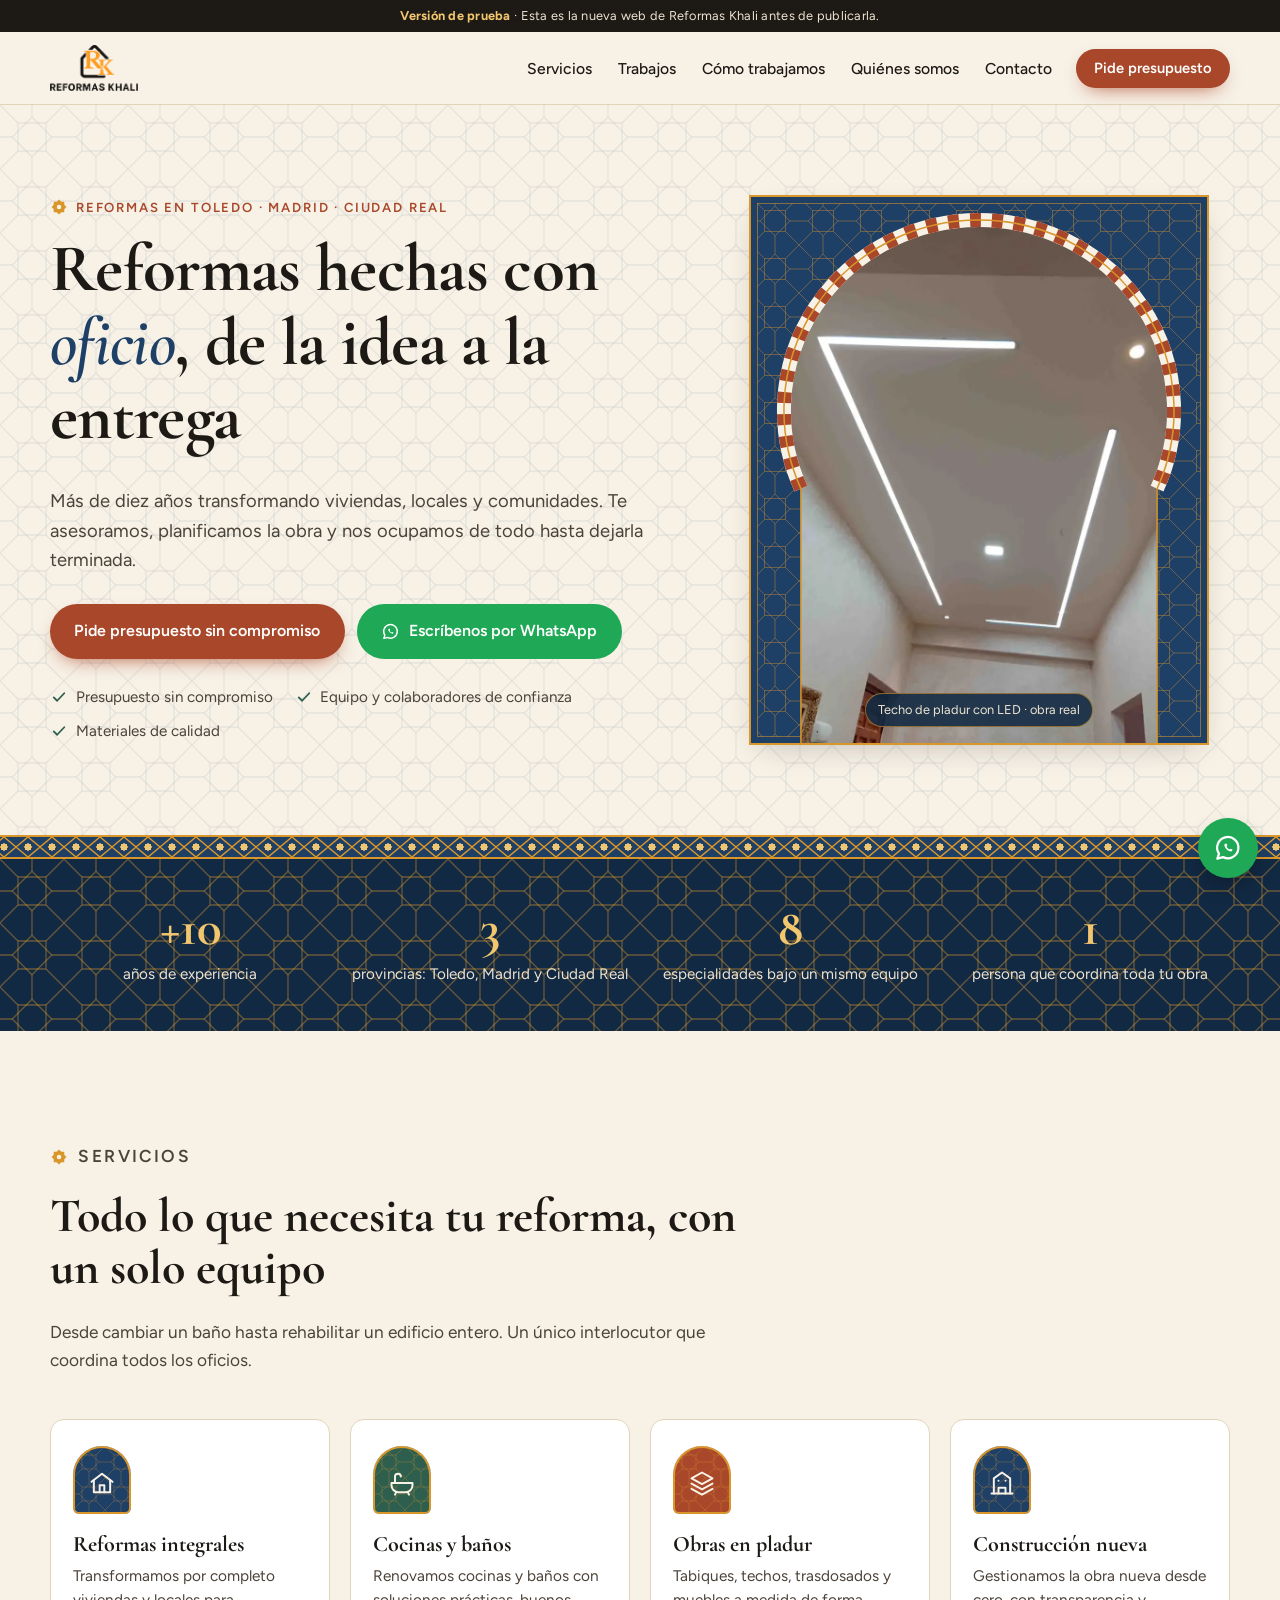
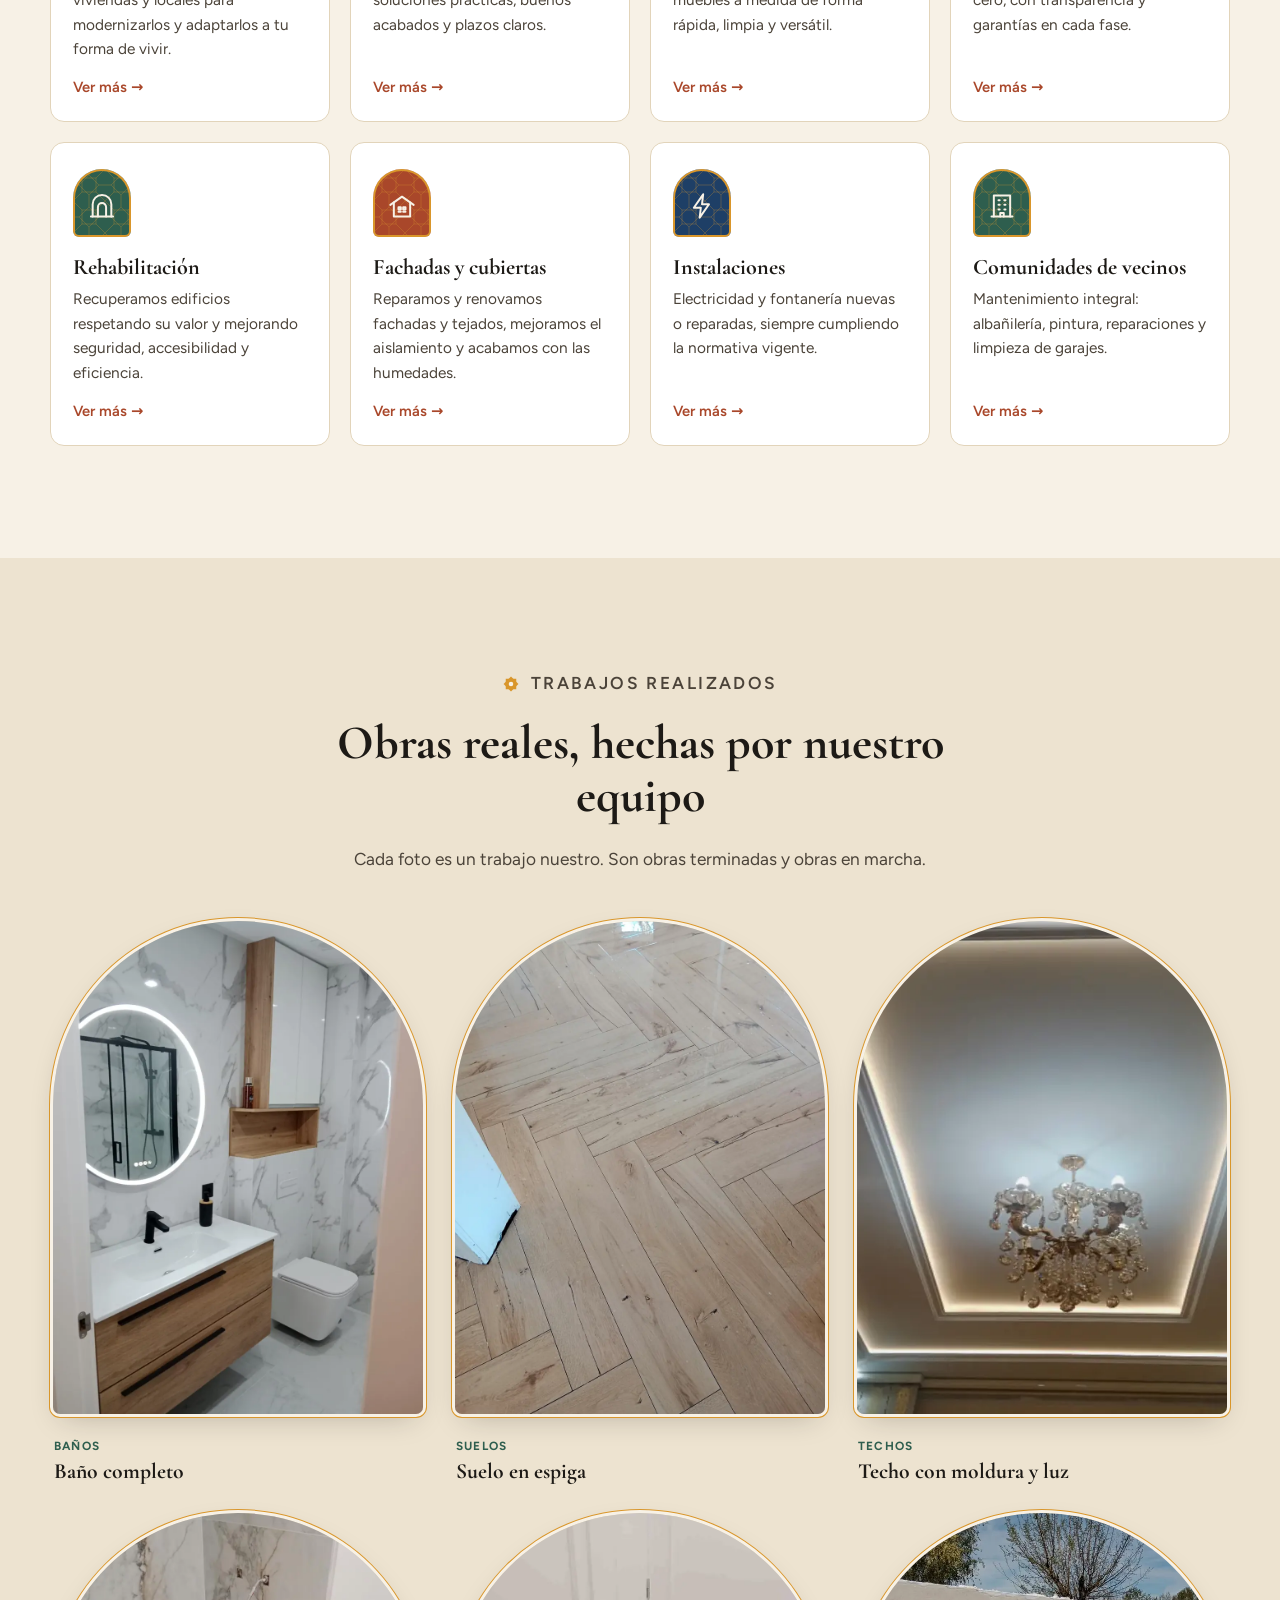
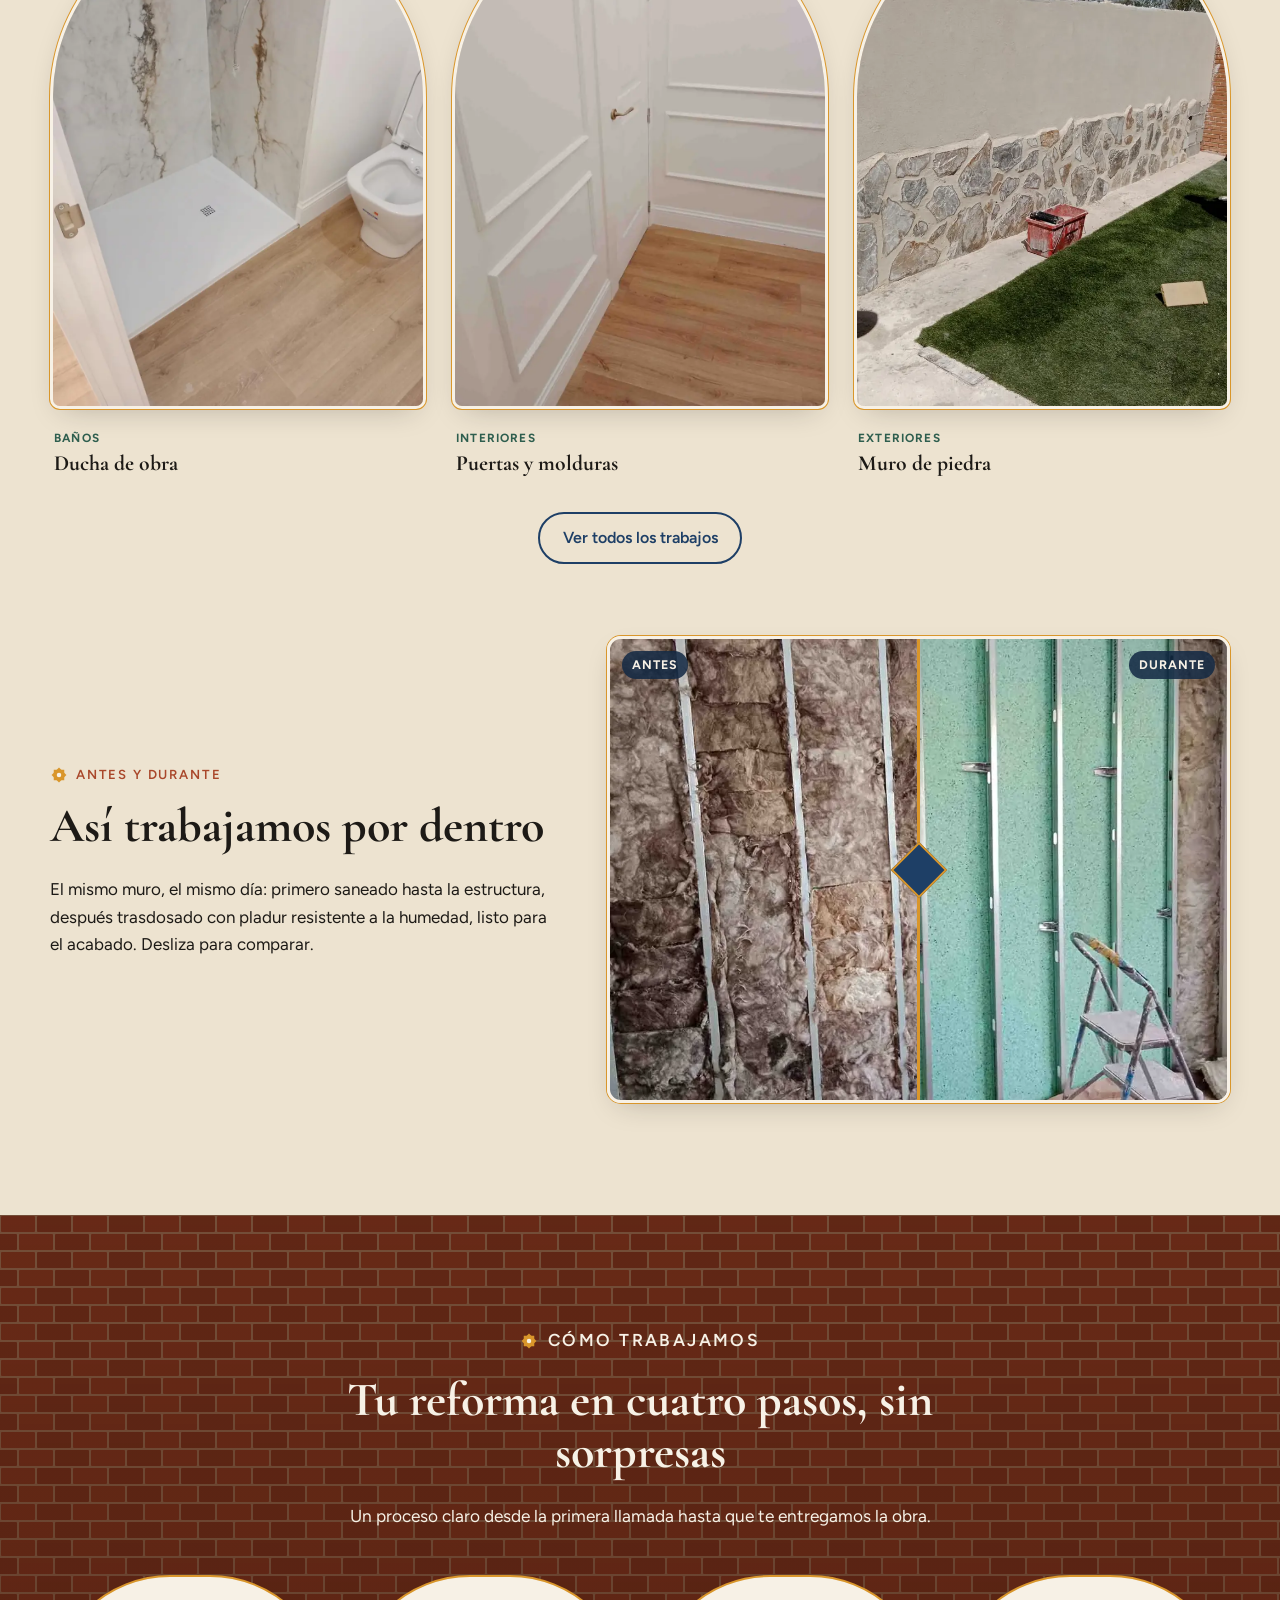
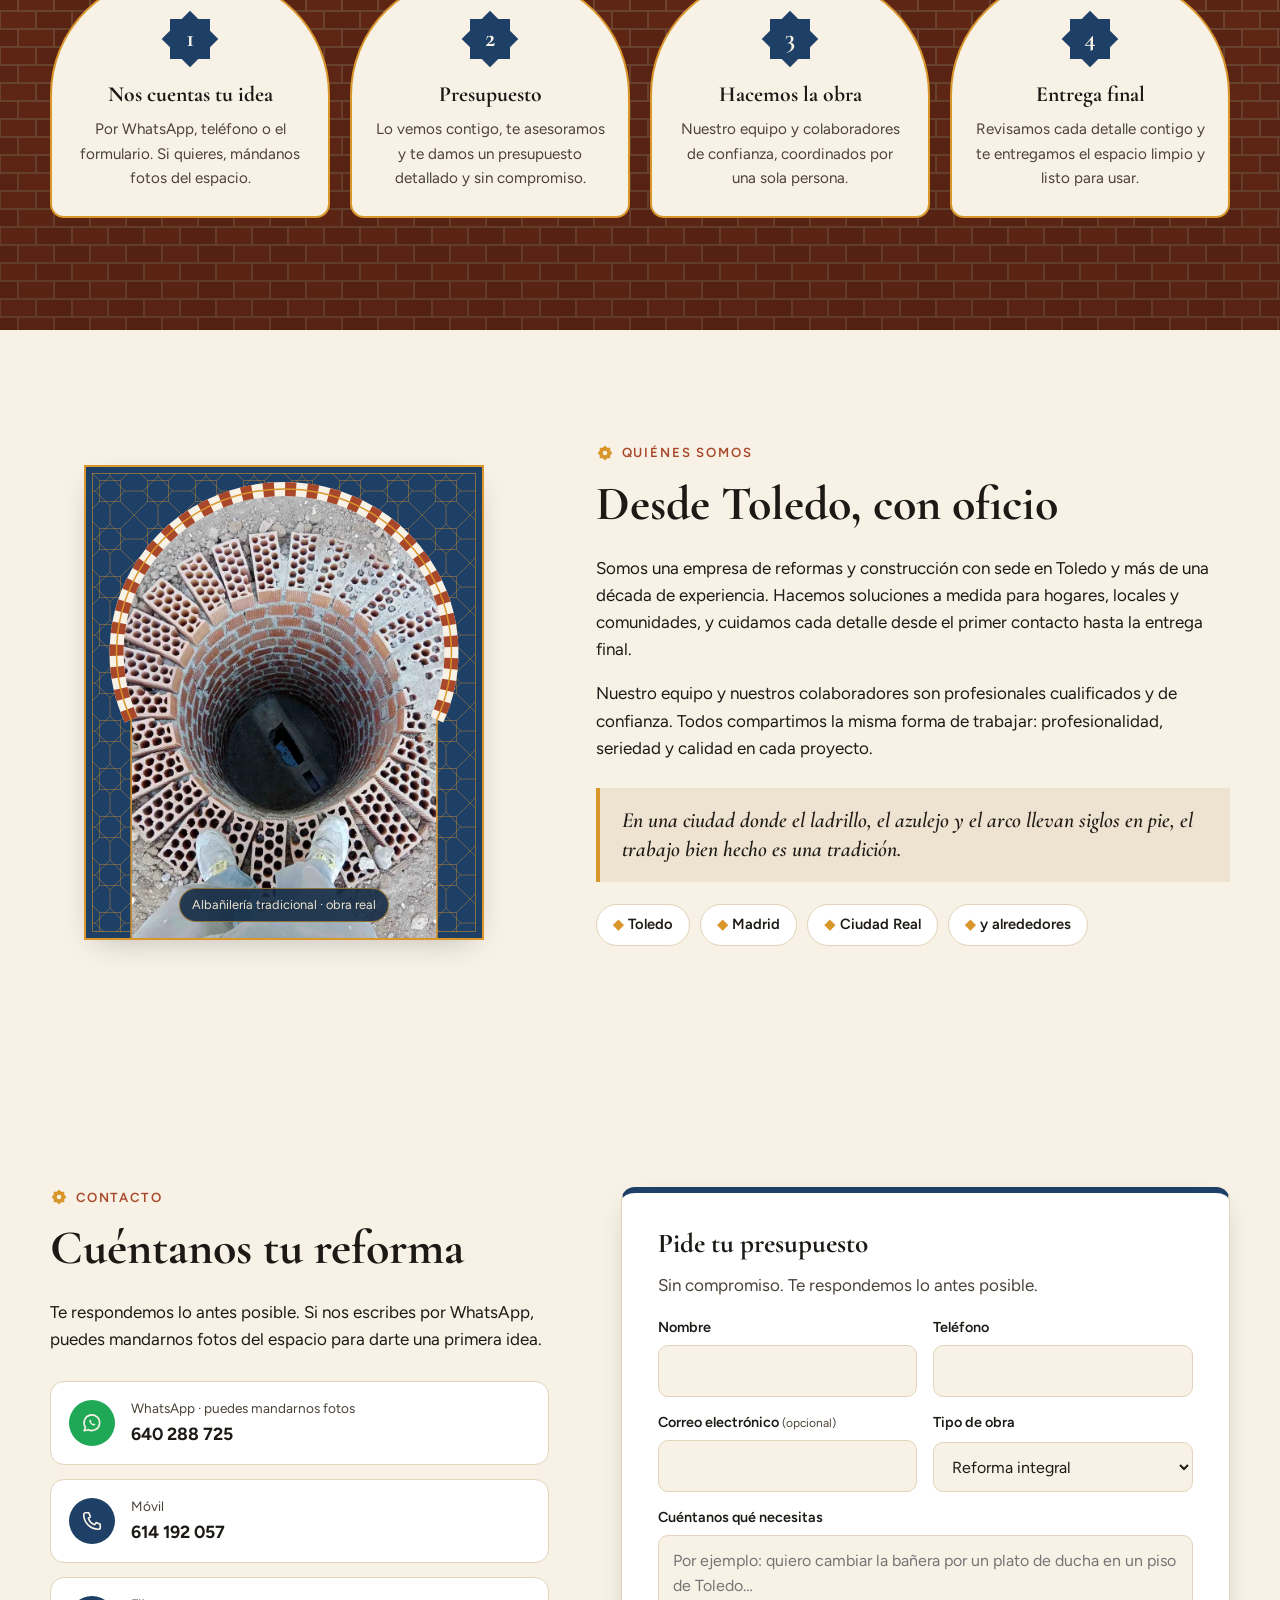
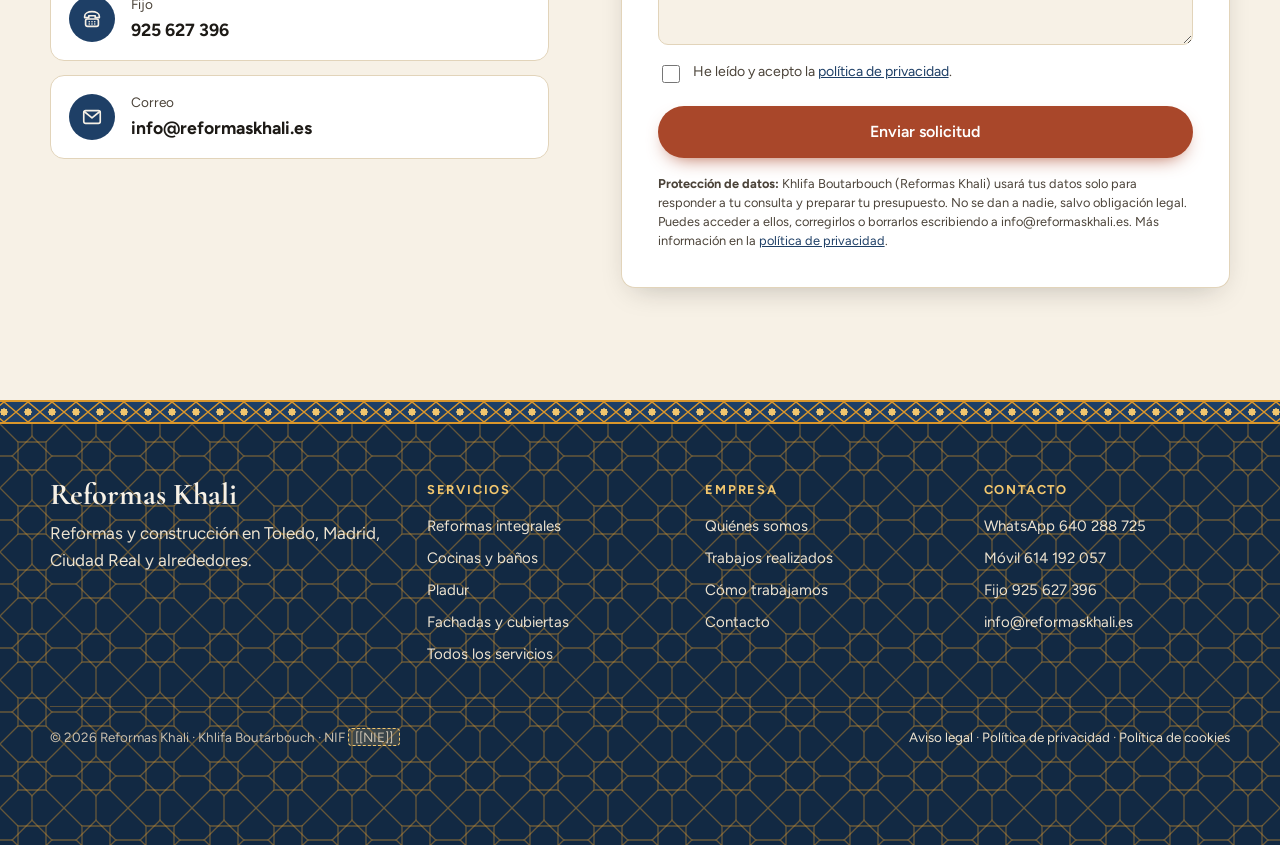
<file: index.html>
<!doctype html>
<html lang="es">
<head>
  <meta charset="utf-8">
  <meta name="viewport" content="width=device-width, initial-scale=1">
  <title>Reformas en Toledo, Madrid y Ciudad Real | Reformas Khali</title>
  <meta name="description" content="Reformas integrales, cocinas y baños, pladur, fachadas e instalaciones en Toledo, Madrid y Ciudad Real. Más de 10 años de experiencia. Presupuesto sin compromiso.">
  <meta name="robots" content="noindex">
  <link rel="canonical" href="https://www.reformaskhali.es/">
  <meta property="og:title" content="Reformas en Toledo, Madrid y Ciudad Real | Reformas Khali">
  <meta property="og:description" content="Reformas integrales, cocinas y baños, pladur, fachadas e instalaciones en Toledo, Madrid y Ciudad Real. Más de 10 años de experiencia. Presupuesto sin compromiso.">
  <meta property="og:image" content="https://www.reformaskhali.es/img/obras/bano-espejo-led.webp">
  <meta property="og:url" content="https://www.reformaskhali.es/">
  <meta property="og:locale" content="es_ES">
  <link rel="icon" href="img/icono.png">
  <link rel="preload" href="fonts/figtree.woff2" as="font" type="font/woff2" crossorigin>
  <link rel="stylesheet" href="css/styles.css">
  <script type="application/ld+json">
  {
    "@context": "https://schema.org",
    "@type": "HomeAndConstructionBusiness",
    "name": "Reformas Khali",
    "url": "https://www.reformaskhali.es/",
    "logo": "https://www.reformaskhali.es/img/logo-reformas-khali.png",
    "image": "https://www.reformaskhali.es/img/obras/bano-espejo-led.webp",
    "email": "info@reformaskhali.es",
    "telephone": "+34614192057",
    "areaServed": ["Toledo", "Madrid", "Ciudad Real"],
    "address": { "@type": "PostalAddress", "addressLocality": "Toledo", "addressRegion": "Toledo", "addressCountry": "ES" }
  }
  </script>
</head>
<body>

  <svg width="0" height="0" style="position:absolute" aria-hidden="true" focusable="false">
    <defs>
      <clipPath id="arco-herradura" clipPathUnits="objectBoundingBox">
        <path d="M0.08,1 L0.08,0.52 A0.46,0.36 0 1,1 0.92,0.52 L0.92,1 Z"/>
      </clipPath>
    </defs>
  </svg>

  <div class="aviso-maqueta"><strong>Versión de prueba</strong> · Esta es la nueva web de Reformas Khali antes de publicarla.</div>

  <header class="cabecera">
    <div class="contenedor">
      <a class="marca" href="./" aria-label="Reformas Khali, inicio">
        <img src="img/logo-reformas-khali.png" alt="Reformas Khali" width="366" height="192">
      </a>
      <nav class="menu" id="menu" aria-label="Menú principal">
        <ul>
          <li><a href="servicios/">Servicios</a></li>
          <li><a href="proyectos-realizados/">Trabajos</a></li>
          <li><a href="#como-trabajamos">Cómo trabajamos</a></li>
          <li><a href="#nosotros">Quiénes somos</a></li>
          <li><a href="contacto/">Contacto</a></li>
        </ul>
      </nav>
      <a class="boton boton-principal boton-pequeno" href="contacto/">Pide presupuesto</a>
      <button class="boton-menu" type="button" aria-expanded="false" aria-controls="menu">
        <span class="sr-only">Abrir menú</span>
        <svg viewBox="0 0 24 24" fill="none" stroke="currentColor" stroke-width="2" stroke-linecap="round"><path d="M4 7h16M4 12h16M4 17h16"/></svg>
      </button>
    </div>
  </header>

  <main id="inicio">

    <section class="heroe">
      <div class="contenedor">
        <div>
          <p class="antetitulo">Reformas en Toledo · Madrid · Ciudad Real</p>
          <h1>Reformas hechas con <em>oficio</em>, de la idea a la entrega</h1>
          <p class="entradilla">Más de diez años transformando viviendas, locales y comunidades. Te asesoramos, planificamos la obra y nos ocupamos de todo hasta dejarla terminada.</p>
          <div class="acciones">
            <a class="boton boton-principal" href="contacto/">Pide presupuesto sin compromiso</a>
            <a class="boton boton-whatsapp" href="https://wa.me/34640288725?text=Hola%2C%20quiero%20pedir%20presupuesto%20para%20una%20reforma" target="_blank" rel="noopener">
              <svg viewBox="0 0 24 24" fill="none" stroke="currentColor" stroke-width="1.8" stroke-linejoin="round" aria-hidden="true"><path d="M3.5 20.5l1.3-4A8.5 8.5 0 1 1 8 19.3z"/><path d="M9 9.2c.2 2.9 2.8 5.4 5.7 5.6l1.1-1.4-1.8-.9-.8.7a4.6 4.6 0 0 1-2.4-2.4l.7-.8-.9-1.8z" fill="currentColor" stroke="none"/></svg>
              Escríbenos por WhatsApp
            </a>
          </div>
          <ul class="garantias">
            <li><svg viewBox="0 0 24 24" fill="none" stroke="currentColor" stroke-width="2.4" stroke-linecap="round" stroke-linejoin="round" aria-hidden="true"><path d="M5 12.5l4.5 4.5L19 7"/></svg>Presupuesto sin compromiso</li>
            <li><svg viewBox="0 0 24 24" fill="none" stroke="currentColor" stroke-width="2.4" stroke-linecap="round" stroke-linejoin="round" aria-hidden="true"><path d="M5 12.5l4.5 4.5L19 7"/></svg>Equipo y colaboradores de confianza</li>
            <li><svg viewBox="0 0 24 24" fill="none" stroke="currentColor" stroke-width="2.4" stroke-linecap="round" stroke-linejoin="round" aria-hidden="true"><path d="M5 12.5l4.5 4.5L19 7"/></svg>Materiales de calidad</li>
          </ul>
        </div>

        <div class="alfiz">
          <img src="img/techo-pladur-led.webp" alt="Pasillo con techo de pladur e iluminación LED lineal, obra de Reformas Khali" width="900" height="1200">
          <svg class="dovelas" viewBox="0 0 1 1" preserveAspectRatio="none" aria-hidden="true">
            <path class="base" d="M0.08,0.52 A0.46,0.36 0 1,1 0.92,0.52"/>
            <path class="rojas" d="M0.08,0.52 A0.46,0.36 0 1,1 0.92,0.52"/>
            <path class="filete" d="M0.08,1 L0.08,0.52 A0.46,0.36 0 1,1 0.92,0.52 L0.92,1"/>
          </svg>
          <span class="pie-foto">Techo de pladur con LED · obra real</span>
        </div>
      </div>
    </section>

    <div class="cenefa" aria-hidden="true"></div>

    <section class="cifras" aria-label="Reformas Khali en cifras">
      <div class="contenedor">
        <ul>
          <li><strong>+10</strong><span>años de experiencia</span></li>
          <li><strong>3</strong><span>provincias: Toledo, Madrid y Ciudad Real</span></li>
          <li><strong>8</strong><span>especialidades bajo un mismo equipo</span></li>
          <li><strong>1</strong><span>persona que coordina toda tu obra</span></li>
        </ul>
      </div>
    </section>

    <section class="seccion" id="servicios">
      <div class="contenedor">
        <div class="seccion-cabecera">
          <p class="antetitulo">Servicios</p>
          <h2>Todo lo que necesita tu reforma, con un solo equipo</h2>
          <p>Desde cambiar un baño hasta rehabilitar un edificio entero. Un único interlocutor que coordina todos los oficios.</p>
        </div>
        <div class="rejilla-servicios">
          <article class="servicio">
            <div class="medallon"><svg viewBox="0 0 24 24" fill="none" stroke="currentColor" stroke-width="1.7" stroke-linecap="round" stroke-linejoin="round" aria-hidden="true"><path d="M3 11l9-7 9 7"/><path d="M5 9.5V20h14V9.5"/><path d="M10 20v-6h4v6"/></svg></div>
            <h3>Reformas integrales</h3>
            <p>Transformamos por completo viviendas y locales para modernizarlos y adaptarlos a tu forma de vivir.</p>
            <a class="mas" href="servicios/#reformas-integrales">Ver más <span class="sr-only">sobre reformas integrales</span>→</a>
          </article>
          <article class="servicio">
            <div class="medallon"><svg viewBox="0 0 24 24" fill="none" stroke="currentColor" stroke-width="1.7" stroke-linecap="round" stroke-linejoin="round" aria-hidden="true"><path d="M3 12h18v2a6 6 0 0 1-6 6H9a6 6 0 0 1-6-6z"/><path d="M6 12V6.5a2.5 2.5 0 0 1 5 0"/><path d="M7 20l-1 2M17 20l1 2"/></svg></div>
            <h3>Cocinas y baños</h3>
            <p>Renovamos cocinas y baños con soluciones prácticas, buenos acabados y plazos claros.</p>
            <a class="mas" href="servicios/#cocinas-y-banos">Ver más <span class="sr-only">sobre cocinas y baños</span>→</a>
          </article>
          <article class="servicio">
            <div class="medallon"><svg viewBox="0 0 24 24" fill="none" stroke="currentColor" stroke-width="1.7" stroke-linecap="round" stroke-linejoin="round" aria-hidden="true"><path d="M12 3l9 5-9 5-9-5z"/><path d="M3 12.5l9 5 9-5"/><path d="M3 17l9 5 9-5"/></svg></div>
            <h3>Obras en pladur</h3>
            <p>Tabiques, techos, trasdosados y muebles a medida de forma rápida, limpia y versátil.</p>
            <a class="mas" href="servicios/#pladur">Ver más <span class="sr-only">sobre obras en pladur</span>→</a>
          </article>
          <article class="servicio">
            <div class="medallon"><svg viewBox="0 0 24 24" fill="none" stroke="currentColor" stroke-width="1.7" stroke-linecap="round" stroke-linejoin="round" aria-hidden="true"><path d="M3 21h18"/><path d="M5 21V8l7-5 7 5v13"/><path d="M9 21v-5h6v5"/><path d="M9 10h.01M15 10h.01"/></svg></div>
            <h3>Construcción nueva</h3>
            <p>Gestionamos la obra nueva desde cero, con transparencia y garantías en cada fase.</p>
            <a class="mas" href="servicios/#construccion-nueva">Ver más <span class="sr-only">sobre construcción nueva</span>→</a>
          </article>
          <article class="servicio">
            <div class="medallon"><svg viewBox="0 0 24 24" fill="none" stroke="currentColor" stroke-width="1.7" stroke-linecap="round" stroke-linejoin="round" aria-hidden="true"><path d="M4 21V10.5a8 8 0 0 1 16 0V21"/><path d="M8.5 21v-8a3.5 3.5 0 0 1 7 0v8"/><path d="M2.5 21h19"/></svg></div>
            <h3>Rehabilitación</h3>
            <p>Recuperamos edificios respetando su valor y mejorando seguridad, accesibilidad y eficiencia.</p>
            <a class="mas" href="servicios/#rehabilitacion">Ver más <span class="sr-only">sobre rehabilitación</span>→</a>
          </article>
          <article class="servicio">
            <div class="medallon"><svg viewBox="0 0 24 24" fill="none" stroke="currentColor" stroke-width="1.7" stroke-linecap="round" stroke-linejoin="round" aria-hidden="true"><path d="M2 11l10-7 10 7"/><path d="M5 9v12h14V9"/><path d="M9 13h2v2H9zM13 13h2v2h-2zM9 17h2M13 17h2"/></svg></div>
            <h3>Fachadas y cubiertas</h3>
            <p>Reparamos y renovamos fachadas y tejados, mejoramos el aislamiento y acabamos con las humedades.</p>
            <a class="mas" href="servicios/#fachadas-y-cubiertas">Ver más <span class="sr-only">sobre fachadas y cubiertas</span>→</a>
          </article>
          <article class="servicio">
            <div class="medallon"><svg viewBox="0 0 24 24" fill="none" stroke="currentColor" stroke-width="1.7" stroke-linecap="round" stroke-linejoin="round" aria-hidden="true"><path d="M13 2L5 13.5h6L10 22l8-11.5h-6z"/></svg></div>
            <h3>Instalaciones</h3>
            <p>Electricidad y fontanería nuevas o reparadas, siempre cumpliendo la normativa vigente.</p>
            <a class="mas" href="servicios/#instalaciones">Ver más <span class="sr-only">sobre instalaciones</span>→</a>
          </article>
          <article class="servicio">
            <div class="medallon"><svg viewBox="0 0 24 24" fill="none" stroke="currentColor" stroke-width="1.7" stroke-linecap="round" stroke-linejoin="round" aria-hidden="true"><path d="M5 21V3h14v18"/><path d="M3 21h18"/><path d="M9 7h1M14 7h1M9 11h1M14 11h1M9 15h1M14 15h1"/><path d="M10.5 21v-3h3v3"/></svg></div>
            <h3>Comunidades de vecinos</h3>
            <p>Mantenimiento integral: albañilería, pintura, reparaciones y limpieza de garajes.</p>
            <a class="mas" href="servicios/#comunidades">Ver más <span class="sr-only">sobre comunidades de vecinos</span>→</a>
          </article>
        </div>
      </div>
    </section>

    <section class="seccion proyectos" id="proyectos">
      <div class="contenedor">
        <div class="seccion-cabecera centro">
          <p class="antetitulo">Trabajos realizados</p>
          <h2>Obras reales, hechas por nuestro equipo</h2>
          <p>Cada foto es un trabajo nuestro. Son obras terminadas y obras en marcha.</p>
        </div>
        <div class="rejilla-proyectos">
          <figure class="proyecto">
            <div class="marco"><img src="img/obras/bano-espejo-led.webp" alt="Baño con mueble de madera, espejo redondo con luz y paredes imitación mármol" width="900" height="1200" loading="lazy"></div>
            <figcaption><span class="etiqueta">Baños</span><h3>Baño completo</h3></figcaption>
          </figure>
          <figure class="proyecto">
            <div class="marco"><img src="img/obras/suelo-espiga-roble.webp" alt="Suelo de porcelánico imitación roble colocado en espiga" width="900" height="1200" loading="lazy"></div>
            <figcaption><span class="etiqueta">Suelos</span><h3>Suelo en espiga</h3></figcaption>
          </figure>
          <figure class="proyecto">
            <div class="marco"><img src="img/obras/techo-moldura-lampara.webp" alt="Techo de pladur con doble moldura, luz indirecta y lámpara de araña" width="1200" height="686" loading="lazy"></div>
            <figcaption><span class="etiqueta">Techos</span><h3>Techo con moldura y luz</h3></figcaption>
          </figure>
          <figure class="proyecto">
            <div class="marco"><img src="img/obras/bano-marmol-ducha.webp" alt="Ducha con paredes imitación mármol, plato blanco y suelo de madera" width="900" height="1200" loading="lazy"></div>
            <figcaption><span class="etiqueta">Baños</span><h3>Ducha de obra</h3></figcaption>
          </figure>
          <figure class="proyecto">
            <div class="marco"><img src="img/puertas-molduras.webp" alt="Recibidor con puertas lacadas en blanco, molduras y suelo de madera" width="900" height="1200" loading="lazy"></div>
            <figcaption><span class="etiqueta">Interiores</span><h3>Puertas y molduras</h3></figcaption>
          </figure>
          <figure class="proyecto">
            <div class="marco"><img src="img/obras/muro-piedra-despues.webp" alt="Muro de jardín con zócalo de piedra y césped" width="675" height="1200" loading="lazy"></div>
            <figcaption><span class="etiqueta">Exteriores</span><h3>Muro de piedra</h3></figcaption>
          </figure>
        </div>
        <p class="centro-boton"><a class="boton boton-borde" href="proyectos-realizados/">Ver todos los trabajos</a></p>

        <div class="comparador-bloque">
          <div>
            <p class="antetitulo">Antes y durante</p>
            <h2>Así trabajamos por dentro</h2>
            <p>El mismo muro, el mismo día: primero saneado hasta la estructura, después trasdosado con pladur resistente a la humedad, listo para el acabado. Desliza para comparar.</p>
          </div>
          <div class="comparador" id="comparador">
            <img src="img/pared-antes.webp" alt="Antes: muro saneado con la estructura de perfiles a la vista" width="900" height="1200" loading="lazy">
            <img class="despues" src="img/pared-pladur.webp" alt="Durante: el mismo muro trasdosado con placas de pladur resistente a la humedad" width="900" height="1200" loading="lazy">
            <span class="rotulo izq">Antes</span>
            <span class="rotulo der">Durante</span>
            <span class="linea" aria-hidden="true"></span>
            <label class="sr-only" for="deslizador">Comparar antes y durante</label>
            <input id="deslizador" type="range" min="0" max="100" value="50">
          </div>
        </div>
      </div>
    </section>

    <section class="seccion proceso" id="como-trabajamos">
      <div class="contenedor">
        <div class="seccion-cabecera centro">
          <p class="antetitulo">Cómo trabajamos</p>
          <h2>Tu reforma en cuatro pasos, sin sorpresas</h2>
          <p>Un proceso claro desde la primera llamada hasta que te entregamos la obra.</p>
        </div>
        <ol class="pasos">
          <li class="paso">
            <div class="numero"><span>1</span></div>
            <h3>Nos cuentas tu idea</h3>
            <p>Por WhatsApp, teléfono o el formulario. Si quieres, mándanos fotos del espacio.</p>
          </li>
          <li class="paso">
            <div class="numero"><span>2</span></div>
            <h3>Presupuesto</h3>
            <p>Lo vemos contigo, te asesoramos y te damos un presupuesto detallado y sin compromiso.</p>
          </li>
          <li class="paso">
            <div class="numero"><span>3</span></div>
            <h3>Hacemos la obra</h3>
            <p>Nuestro equipo y colaboradores de confianza, coordinados por una sola persona.</p>
          </li>
          <li class="paso">
            <div class="numero"><span>4</span></div>
            <h3>Entrega final</h3>
            <p>Revisamos cada detalle contigo y te entregamos el espacio limpio y listo para usar.</p>
          </li>
        </ol>
      </div>
    </section>

    <section class="seccion nosotros" id="nosotros">
      <div class="contenedor">
        <div class="alfiz">
          <img src="img/pozo-ladrillo.webp" alt="Pozo circular de ladrillo levantado a mano por el equipo de Reformas Khali" width="900" height="1200" loading="lazy">
          <svg class="dovelas" viewBox="0 0 1 1" preserveAspectRatio="none" aria-hidden="true">
            <path class="base" d="M0.08,0.52 A0.46,0.36 0 1,1 0.92,0.52"/>
            <path class="rojas" d="M0.08,0.52 A0.46,0.36 0 1,1 0.92,0.52"/>
            <path class="filete" d="M0.08,1 L0.08,0.52 A0.46,0.36 0 1,1 0.92,0.52 L0.92,1"/>
          </svg>
          <span class="pie-foto">Albañilería tradicional · obra real</span>
        </div>
        <div>
          <p class="antetitulo">Quiénes somos</p>
          <h2>Desde Toledo, con oficio</h2>
          <p>Somos una empresa de reformas y construcción con sede en Toledo y más de una década de experiencia. Hacemos soluciones a medida para hogares, locales y comunidades, y cuidamos cada detalle desde el primer contacto hasta la entrega final.</p>
          <p>Nuestro equipo y nuestros colaboradores son profesionales cualificados y de confianza. Todos compartimos la misma forma de trabajar: profesionalidad, seriedad y calidad en cada proyecto.</p>
          <blockquote>En una ciudad donde el ladrillo, el azulejo y el arco llevan siglos en pie, el trabajo bien hecho es una tradición.</blockquote>
          <ul class="zonas" aria-label="Zonas de trabajo">
            <li>Toledo</li>
            <li>Madrid</li>
            <li>Ciudad Real</li>
            <li>y alrededores</li>
          </ul>
        </div>
      </div>
    </section>

    <section class="seccion contacto" id="contacto">
      <div class="contenedor">
        <div>
          <p class="antetitulo">Contacto</p>
          <h2>Cuéntanos tu reforma</h2>
          <p>Te respondemos lo antes posible. Si nos escribes por WhatsApp, puedes mandarnos fotos del espacio para darte una primera idea.</p>
          <ul class="vias">
            <li><a class="via" href="https://wa.me/34640288725?text=Hola%2C%20quiero%20pedir%20presupuesto%20para%20una%20reforma" target="_blank" rel="noopener"><span class="icono wa"><svg viewBox="0 0 24 24" fill="none" stroke="currentColor" stroke-width="1.8" stroke-linejoin="round" aria-hidden="true"><path d="M3.5 20.5l1.3-4A8.5 8.5 0 1 1 8 19.3z"/><path d="M9 9.2c.2 2.9 2.8 5.4 5.7 5.6l1.1-1.4-1.8-.9-.8.7a4.6 4.6 0 0 1-2.4-2.4l.7-.8-.9-1.8z" fill="currentColor" stroke="none"/></svg></span><span><small>WhatsApp · puedes mandarnos fotos</small><strong>640 288 725</strong></span></a></li>
            <li><a class="via" href="tel:+34614192057"><span class="icono"><svg viewBox="0 0 24 24" fill="none" stroke="currentColor" stroke-width="1.8" stroke-linecap="round" stroke-linejoin="round" aria-hidden="true"><path d="M5 3h3.5l1.8 4.5-2.3 1.4a11 11 0 0 0 7.1 7.1l1.4-2.3L21 15.5V19a2 2 0 0 1-2 2A16 16 0 0 1 3 5a2 2 0 0 1 2-2z"/></svg></span><span><small>Móvil</small><strong>614 192 057</strong></span></a></li>
            <li><a class="via" href="tel:+34925627396"><span class="icono"><svg viewBox="0 0 24 24" fill="none" stroke="currentColor" stroke-width="1.8" stroke-linecap="round" stroke-linejoin="round" aria-hidden="true"><path d="M4 9c0-3 3.6-5 8-5s8 2 8 5v1.5h-4.5V8.5h-7v2H4z"/><rect x="5" y="12" width="14" height="8" rx="2"/><path d="M9 15h.01M12 15h.01M15 15h.01M9 17.5h.01M12 17.5h.01M15 17.5h.01"/></svg></span><span><small>Fijo</small><strong>925 627 396</strong></span></a></li>
            <li><a class="via" href="mailto:info@reformaskhali.es"><span class="icono"><svg viewBox="0 0 24 24" fill="none" stroke="currentColor" stroke-width="1.8" stroke-linecap="round" stroke-linejoin="round" aria-hidden="true"><rect x="3" y="5" width="18" height="14" rx="2"/><path d="M3.5 6l8.5 7 8.5-7"/></svg></span><span><small>Correo</small><strong>info@reformaskhali.es</strong></span></a></li>
          </ul>
        </div>
        <form class="formulario" id="formulario" method="post" action="contacto/enviar.php">
          <h3>Pide tu presupuesto</h3>
          <p>Sin compromiso. Te respondemos lo antes posible.</p>
          <div class="campos">
            <div class="campo">
              <label for="nombre">Nombre</label>
              <input id="nombre" name="nombre" autocomplete="name" maxlength="100" required>
            </div>
            <div class="campo">
              <label for="telefono">Teléfono</label>
              <input id="telefono" name="telefono" type="tel" autocomplete="tel" maxlength="20" required>
            </div>
            <div class="campo">
              <label for="email">Correo electrónico <small>(opcional)</small></label>
              <input id="email" name="email" type="email" autocomplete="email" maxlength="150">
            </div>
            <div class="campo">
              <label for="tipo">Tipo de obra</label>
              <select id="tipo" name="tipo">
                <option>Reforma integral</option>
                <option>Cocina o baño</option>
                <option>Suelos o alicatados</option>
                <option>Pladur</option>
                <option>Fachada o cubierta</option>
                <option>Instalaciones</option>
                <option>Comunidad de vecinos</option>
                <option>Obra nueva</option>
                <option>Otra</option>
              </select>
            </div>
            <div class="campo ancho">
              <label for="mensaje">Cuéntanos qué necesitas</label>
              <textarea id="mensaje" name="mensaje" maxlength="3000" placeholder="Por ejemplo: quiero cambiar la bañera por un plato de ducha en un piso de Toledo…"></textarea>
            </div>
            <div class="campo-trampa" aria-hidden="true">
              <label for="web">No rellenes este campo</label>
              <input id="web" name="web" tabindex="-1" autocomplete="off">
            </div>
          </div>
          <label class="consentimiento">
            <input type="checkbox" name="privacidad" value="si" required>
            <span>He leído y acepto la <a href="politica-privacidad/">política de privacidad</a>.</span>
          </label>
          <button class="boton boton-principal" type="submit">Enviar solicitud</button>
          <p class="aviso-formulario" id="aviso-formulario" role="status" hidden></p>
          <p class="info-datos"><strong>Protección de datos:</strong> Khlifa Boutarbouch (Reformas Khali) usará tus datos solo para responder a tu consulta y preparar tu presupuesto. No se dan a nadie, salvo obligación legal. Puedes acceder a ellos, corregirlos o borrarlos escribiendo a info@reformaskhali.es. Más información en la <a href="politica-privacidad/">política de privacidad</a>.</p>
        </form>
      </div>
    </section>
  </main>

  <div class="cenefa" aria-hidden="true"></div>
  <footer class="pie">
    <div class="contenedor">
      <div class="pie-rejilla">
        <div>
          <p class="nombre">Reformas Khali</p>
          <p>Reformas y construcción en Toledo, Madrid, Ciudad Real y alrededores.</p>
        </div>
        <div>
          <h4>Servicios</h4>
          <ul>
            <li><a href="servicios/#reformas-integrales">Reformas integrales</a></li>
            <li><a href="servicios/#cocinas-y-banos">Cocinas y baños</a></li>
            <li><a href="servicios/#pladur">Pladur</a></li>
            <li><a href="servicios/#fachadas-y-cubiertas">Fachadas y cubiertas</a></li>
            <li><a href="servicios/">Todos los servicios</a></li>
          </ul>
        </div>
        <div>
          <h4>Empresa</h4>
          <ul>
            <li><a href="#nosotros">Quiénes somos</a></li>
            <li><a href="proyectos-realizados/">Trabajos realizados</a></li>
            <li><a href="#como-trabajamos">Cómo trabajamos</a></li>
            <li><a href="contacto/">Contacto</a></li>
          </ul>
        </div>
        <div>
          <h4>Contacto</h4>
          <ul>
            <li><a href="https://wa.me/34640288725" target="_blank" rel="noopener">WhatsApp 640 288 725</a></li>
            <li><a href="tel:+34614192057">Móvil 614 192 057</a></li>
            <li><a href="tel:+34925627396">Fijo 925 627 396</a></li>
            <li><a href="mailto:info@reformaskhali.es">info@reformaskhali.es</a></li>
          </ul>
        </div>
      </div>
      <div class="pie-legal">
        <span>© <span id="anio">2026</span> Reformas Khali · Khlifa Boutarbouch · NIF <span class="pendiente">[[NIE]]</span></span>
        <span><a href="aviso-legal/">Aviso legal</a> · <a href="politica-privacidad/">Política de privacidad</a> · <a href="politica-de-cookies/">Política de cookies</a></span>
      </div>
    </div>
  </footer>

  <a class="wa-flotante" href="https://wa.me/34640288725?text=Hola%2C%20quiero%20pedir%20presupuesto%20para%20una%20reforma" target="_blank" rel="noopener" aria-label="Escríbenos por WhatsApp">
    <svg viewBox="0 0 24 24" fill="none" stroke="currentColor" stroke-width="1.8" stroke-linejoin="round" aria-hidden="true"><path d="M3.5 20.5l1.3-4A8.5 8.5 0 1 1 8 19.3z"/><path d="M9 9.2c.2 2.9 2.8 5.4 5.7 5.6l1.1-1.4-1.8-.9-.8.7a4.6 4.6 0 0 1-2.4-2.4l.7-.8-.9-1.8z" fill="currentColor" stroke="none"/></svg>
  </a>
  <nav class="barra-movil" aria-label="Contacto rápido">
    <a class="boton llamar" href="tel:+34614192057">
      <svg viewBox="0 0 24 24" fill="none" stroke="currentColor" stroke-width="1.8" stroke-linecap="round" stroke-linejoin="round" aria-hidden="true"><path d="M5 3h3.5l1.8 4.5-2.3 1.4a11 11 0 0 0 7.1 7.1l1.4-2.3L21 15.5V19a2 2 0 0 1-2 2A16 16 0 0 1 3 5a2 2 0 0 1 2-2z"/></svg>
      Llamar
    </a>
    <a class="boton boton-whatsapp" href="https://wa.me/34640288725?text=Hola%2C%20quiero%20pedir%20presupuesto%20para%20una%20reforma" target="_blank" rel="noopener">
      <svg viewBox="0 0 24 24" fill="none" stroke="currentColor" stroke-width="1.8" stroke-linejoin="round" aria-hidden="true"><path d="M3.5 20.5l1.3-4A8.5 8.5 0 1 1 8 19.3z"/><path d="M9 9.2c.2 2.9 2.8 5.4 5.7 5.6l1.1-1.4-1.8-.9-.8.7a4.6 4.6 0 0 1-2.4-2.4l.7-.8-.9-1.8z" fill="currentColor" stroke="none"/></svg>
      WhatsApp
    </a>
  </nav>

  <script src="js/main.js"></script>
</body>
</html>
</file>
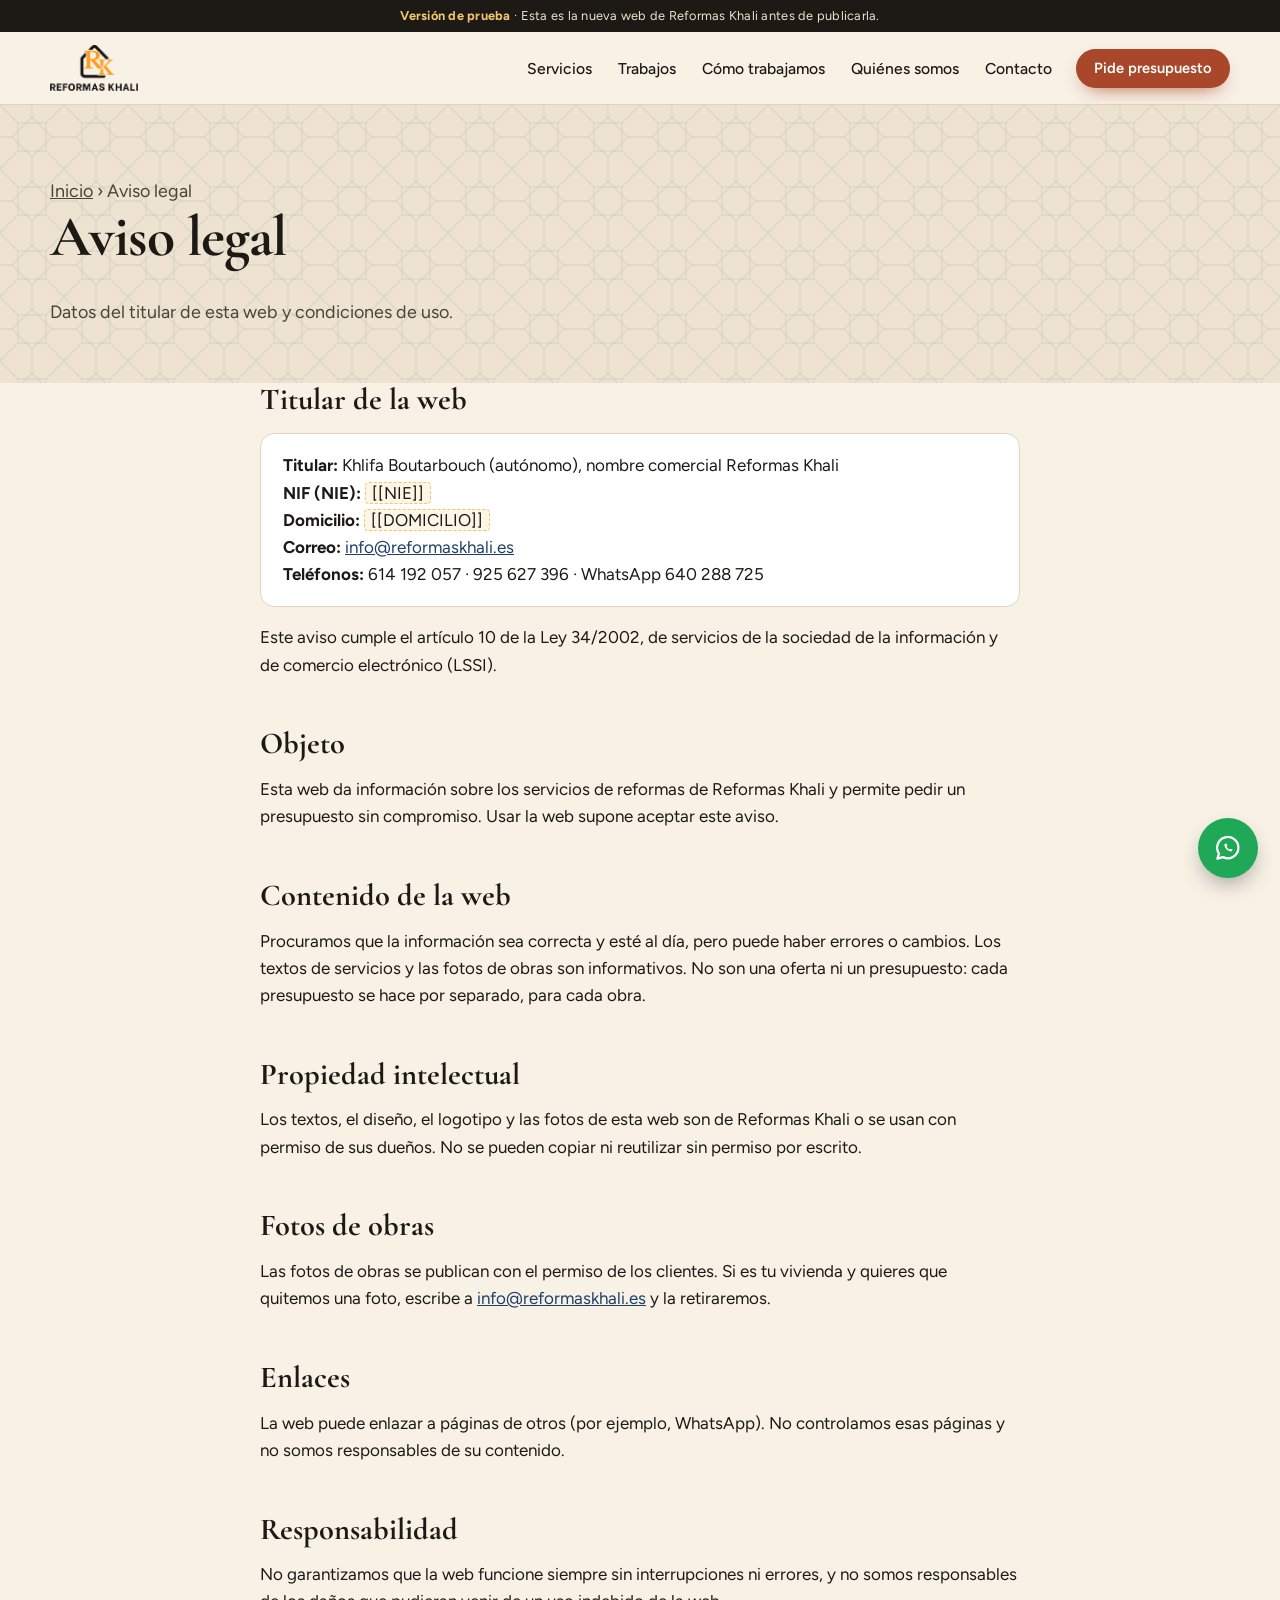
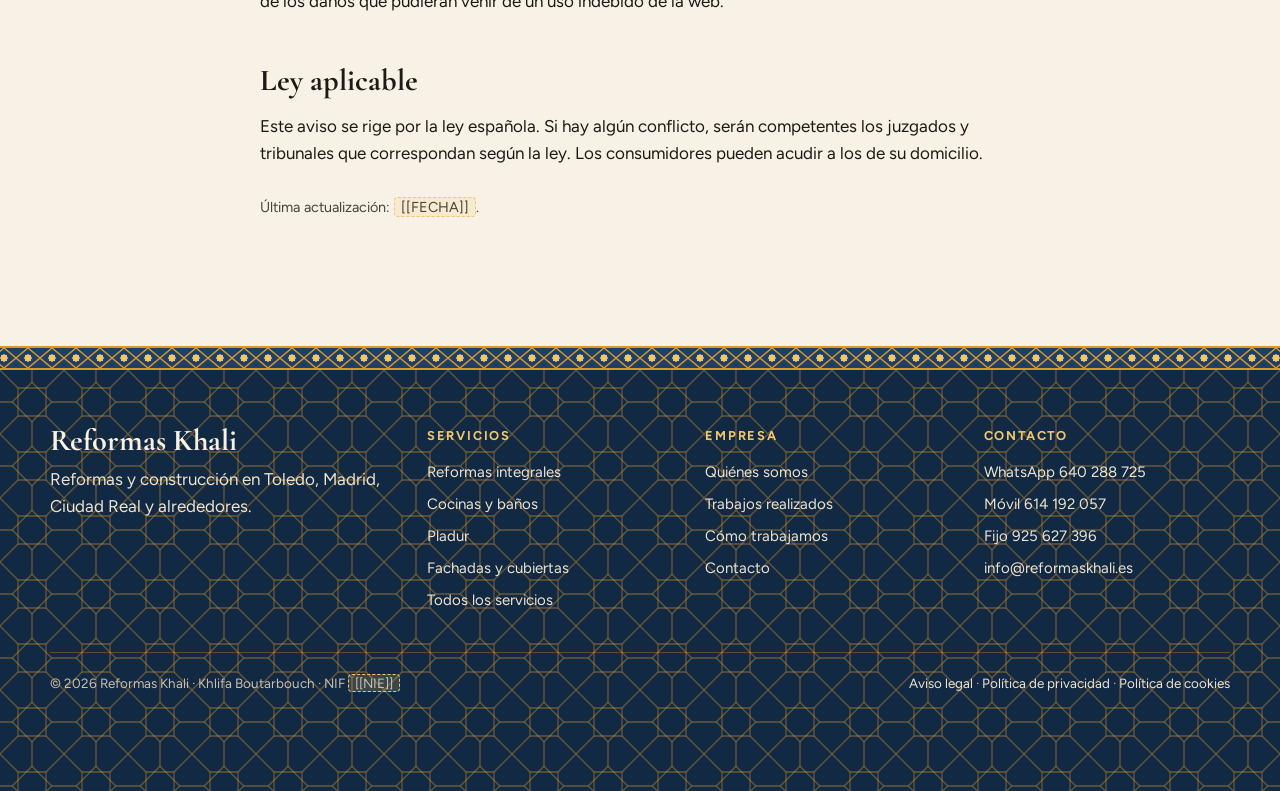
<file: aviso-legal/index.html>
<!doctype html>
<html lang="es">
<head>
  <meta charset="utf-8">
  <meta name="viewport" content="width=device-width, initial-scale=1">
  <title>Aviso legal | Reformas Khali</title>
  <meta name="description" content="Datos del titular de esta web y condiciones de uso.">
  <meta name="robots" content="noindex">
  <link rel="canonical" href="https://www.reformaskhali.es/aviso-legal/">
  <meta property="og:title" content="Aviso legal | Reformas Khali">
  <meta property="og:description" content="Datos del titular de esta web y condiciones de uso.">
  <meta property="og:image" content="https://www.reformaskhali.es/img/obras/bano-espejo-led.webp">
  <meta property="og:url" content="https://www.reformaskhali.es/aviso-legal/">
  <meta property="og:locale" content="es_ES">
  <link rel="icon" href="../img/icono.png">
  <link rel="preload" href="../fonts/figtree.woff2" as="font" type="font/woff2" crossorigin>
  <link rel="stylesheet" href="../css/styles.css">
</head>
<body>

  <svg width="0" height="0" style="position:absolute" aria-hidden="true" focusable="false">
    <defs>
      <clipPath id="arco-herradura" clipPathUnits="objectBoundingBox">
        <path d="M0.08,1 L0.08,0.52 A0.46,0.36 0 1,1 0.92,0.52 L0.92,1 Z"/>
      </clipPath>
    </defs>
  </svg>

  <div class="aviso-maqueta"><strong>Versión de prueba</strong> · Esta es la nueva web de Reformas Khali antes de publicarla.</div>

  <header class="cabecera">
    <div class="contenedor">
      <a class="marca" href="../" aria-label="Reformas Khali, inicio">
        <img src="../img/logo-reformas-khali.png" alt="Reformas Khali" width="366" height="192">
      </a>
      <nav class="menu" id="menu" aria-label="Menú principal">
        <ul>
          <li><a href="../servicios/">Servicios</a></li>
          <li><a href="../proyectos-realizados/">Trabajos</a></li>
          <li><a href="../#como-trabajamos">Cómo trabajamos</a></li>
          <li><a href="../#nosotros">Quiénes somos</a></li>
          <li><a href="../contacto/">Contacto</a></li>
        </ul>
      </nav>
      <a class="boton boton-principal boton-pequeno" href="../contacto/">Pide presupuesto</a>
      <button class="boton-menu" type="button" aria-expanded="false" aria-controls="menu">
        <span class="sr-only">Abrir menú</span>
        <svg viewBox="0 0 24 24" fill="none" stroke="currentColor" stroke-width="2" stroke-linecap="round"><path d="M4 7h16M4 12h16M4 17h16"/></svg>
      </button>
    </div>
  </header>

  <main id="inicio">

    <section class="cabecera-pagina">
      <div class="contenedor">
        <p class="migas"><a href="../">Inicio</a> › Aviso legal</p>
        <h1>Aviso legal</h1>
        <p>Datos del titular de esta web y condiciones de uso.</p>
      </div>
    </section>

    <section class="seccion" style="padding-top:0">
      <div class="contenedor texto-legal">
        <h2>Titular de la web</h2>
        <ul class="datos">
          <li><strong>Titular:</strong> Khlifa Boutarbouch (autónomo), nombre comercial Reformas Khali</li>
          <li><strong>NIF (NIE):</strong> <span class="pendiente">[[NIE]]</span></li>
          <li><strong>Domicilio:</strong> <span class="pendiente">[[DOMICILIO]]</span></li>
          <li><strong>Correo:</strong> <a href="mailto:info@reformaskhali.es">info@reformaskhali.es</a></li>
          <li><strong>Teléfonos:</strong> 614 192 057 · 925 627 396 · WhatsApp 640 288 725</li>
        </ul>
        <p>Este aviso cumple el artículo 10 de la Ley 34/2002, de servicios de la sociedad de la información y de comercio electrónico (LSSI).</p>
        <h2>Objeto</h2>
        <p>Esta web da información sobre los servicios de reformas de Reformas Khali y permite pedir un presupuesto sin compromiso. Usar la web supone aceptar este aviso.</p>
        <h2>Contenido de la web</h2>
        <p>Procuramos que la información sea correcta y esté al día, pero puede haber errores o cambios. Los textos de servicios y las fotos de obras son informativos. No son una oferta ni un presupuesto: cada presupuesto se hace por separado, para cada obra.</p>
        <h2>Propiedad intelectual</h2>
        <p>Los textos, el diseño, el logotipo y las fotos de esta web son de Reformas Khali o se usan con permiso de sus dueños. No se pueden copiar ni reutilizar sin permiso por escrito.</p>
        <h2>Fotos de obras</h2>
        <p>Las fotos de obras se publican con el permiso de los clientes. Si es tu vivienda y quieres que quitemos una foto, escribe a <a href="mailto:info@reformaskhali.es">info@reformaskhali.es</a> y la retiraremos.</p>
        <h2>Enlaces</h2>
        <p>La web puede enlazar a páginas de otros (por ejemplo, WhatsApp). No controlamos esas páginas y no somos responsables de su contenido.</p>
        <h2>Responsabilidad</h2>
        <p>No garantizamos que la web funcione siempre sin interrupciones ni errores, y no somos responsables de los daños que pudieran venir de un uso indebido de la web.</p>
        <h2>Ley aplicable</h2>
        <p>Este aviso se rige por la ley española. Si hay algún conflicto, serán competentes los juzgados y tribunales que correspondan según la ley. Los consumidores pueden acudir a los de su domicilio.</p>
        <p class="actualizado">Última actualización: <span class="pendiente">[[FECHA]]</span>.</p>
      </div>
    </section>
  </main>

  <div class="cenefa" aria-hidden="true"></div>
  <footer class="pie">
    <div class="contenedor">
      <div class="pie-rejilla">
        <div>
          <p class="nombre">Reformas Khali</p>
          <p>Reformas y construcción en Toledo, Madrid, Ciudad Real y alrededores.</p>
        </div>
        <div>
          <h4>Servicios</h4>
          <ul>
            <li><a href="../servicios/#reformas-integrales">Reformas integrales</a></li>
            <li><a href="../servicios/#cocinas-y-banos">Cocinas y baños</a></li>
            <li><a href="../servicios/#pladur">Pladur</a></li>
            <li><a href="../servicios/#fachadas-y-cubiertas">Fachadas y cubiertas</a></li>
            <li><a href="../servicios/">Todos los servicios</a></li>
          </ul>
        </div>
        <div>
          <h4>Empresa</h4>
          <ul>
            <li><a href="../#nosotros">Quiénes somos</a></li>
            <li><a href="../proyectos-realizados/">Trabajos realizados</a></li>
            <li><a href="../#como-trabajamos">Cómo trabajamos</a></li>
            <li><a href="../contacto/">Contacto</a></li>
          </ul>
        </div>
        <div>
          <h4>Contacto</h4>
          <ul>
            <li><a href="https://wa.me/34640288725" target="_blank" rel="noopener">WhatsApp 640 288 725</a></li>
            <li><a href="tel:+34614192057">Móvil 614 192 057</a></li>
            <li><a href="tel:+34925627396">Fijo 925 627 396</a></li>
            <li><a href="mailto:info@reformaskhali.es">info@reformaskhali.es</a></li>
          </ul>
        </div>
      </div>
      <div class="pie-legal">
        <span>© <span id="anio">2026</span> Reformas Khali · Khlifa Boutarbouch · NIF <span class="pendiente">[[NIE]]</span></span>
        <span><a href="../aviso-legal/">Aviso legal</a> · <a href="../politica-privacidad/">Política de privacidad</a> · <a href="../politica-de-cookies/">Política de cookies</a></span>
      </div>
    </div>
  </footer>

  <a class="wa-flotante" href="https://wa.me/34640288725?text=Hola%2C%20quiero%20pedir%20presupuesto%20para%20una%20reforma" target="_blank" rel="noopener" aria-label="Escríbenos por WhatsApp">
    <svg viewBox="0 0 24 24" fill="none" stroke="currentColor" stroke-width="1.8" stroke-linejoin="round" aria-hidden="true"><path d="M3.5 20.5l1.3-4A8.5 8.5 0 1 1 8 19.3z"/><path d="M9 9.2c.2 2.9 2.8 5.4 5.7 5.6l1.1-1.4-1.8-.9-.8.7a4.6 4.6 0 0 1-2.4-2.4l.7-.8-.9-1.8z" fill="currentColor" stroke="none"/></svg>
  </a>
  <nav class="barra-movil" aria-label="Contacto rápido">
    <a class="boton llamar" href="tel:+34614192057">
      <svg viewBox="0 0 24 24" fill="none" stroke="currentColor" stroke-width="1.8" stroke-linecap="round" stroke-linejoin="round" aria-hidden="true"><path d="M5 3h3.5l1.8 4.5-2.3 1.4a11 11 0 0 0 7.1 7.1l1.4-2.3L21 15.5V19a2 2 0 0 1-2 2A16 16 0 0 1 3 5a2 2 0 0 1 2-2z"/></svg>
      Llamar
    </a>
    <a class="boton boton-whatsapp" href="https://wa.me/34640288725?text=Hola%2C%20quiero%20pedir%20presupuesto%20para%20una%20reforma" target="_blank" rel="noopener">
      <svg viewBox="0 0 24 24" fill="none" stroke="currentColor" stroke-width="1.8" stroke-linejoin="round" aria-hidden="true"><path d="M3.5 20.5l1.3-4A8.5 8.5 0 1 1 8 19.3z"/><path d="M9 9.2c.2 2.9 2.8 5.4 5.7 5.6l1.1-1.4-1.8-.9-.8.7a4.6 4.6 0 0 1-2.4-2.4l.7-.8-.9-1.8z" fill="currentColor" stroke="none"/></svg>
      WhatsApp
    </a>
  </nav>

  <script src="../js/main.js"></script>
</body>
</html>
</file>
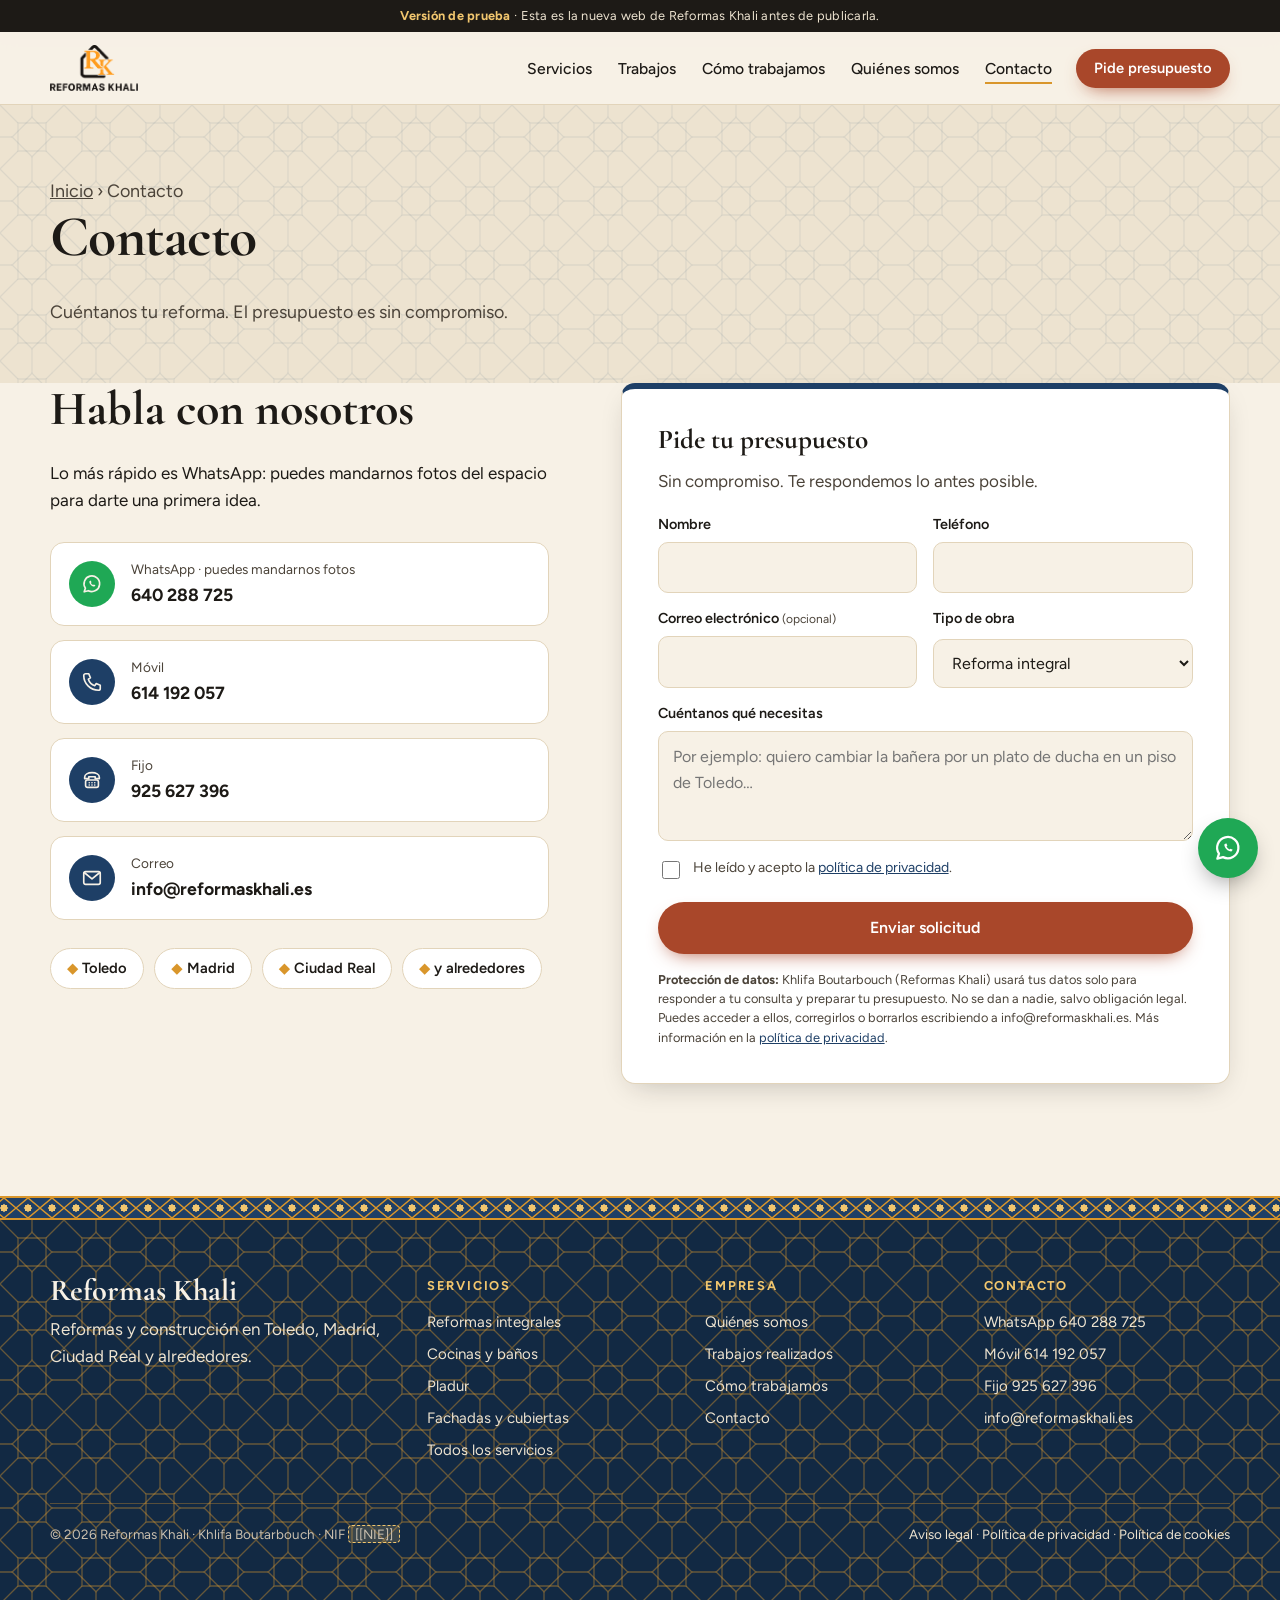
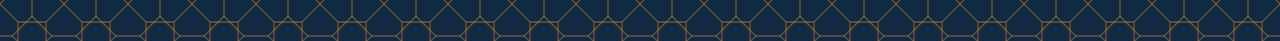
<file: contacto/index.html>
<!doctype html>
<html lang="es">
<head>
  <meta charset="utf-8">
  <meta name="viewport" content="width=device-width, initial-scale=1">
  <title>Contacto y presupuesto | Reformas Khali</title>
  <meta name="description" content="Pide presupuesto sin compromiso a Reformas Khali por WhatsApp (640 288 725), teléfono (614 192 057 · 925 627 396) o con el formulario.">
  <meta name="robots" content="noindex">
  <link rel="canonical" href="https://www.reformaskhali.es/contacto/">
  <meta property="og:title" content="Contacto y presupuesto | Reformas Khali">
  <meta property="og:description" content="Pide presupuesto sin compromiso a Reformas Khali por WhatsApp (640 288 725), teléfono (614 192 057 · 925 627 396) o con el formulario.">
  <meta property="og:image" content="https://www.reformaskhali.es/img/obras/bano-espejo-led.webp">
  <meta property="og:url" content="https://www.reformaskhali.es/contacto/">
  <meta property="og:locale" content="es_ES">
  <link rel="icon" href="../img/icono.png">
  <link rel="preload" href="../fonts/figtree.woff2" as="font" type="font/woff2" crossorigin>
  <link rel="stylesheet" href="../css/styles.css">
</head>
<body>

  <svg width="0" height="0" style="position:absolute" aria-hidden="true" focusable="false">
    <defs>
      <clipPath id="arco-herradura" clipPathUnits="objectBoundingBox">
        <path d="M0.08,1 L0.08,0.52 A0.46,0.36 0 1,1 0.92,0.52 L0.92,1 Z"/>
      </clipPath>
    </defs>
  </svg>

  <div class="aviso-maqueta"><strong>Versión de prueba</strong> · Esta es la nueva web de Reformas Khali antes de publicarla.</div>

  <header class="cabecera">
    <div class="contenedor">
      <a class="marca" href="../" aria-label="Reformas Khali, inicio">
        <img src="../img/logo-reformas-khali.png" alt="Reformas Khali" width="366" height="192">
      </a>
      <nav class="menu" id="menu" aria-label="Menú principal">
        <ul>
          <li><a href="../servicios/">Servicios</a></li>
          <li><a href="../proyectos-realizados/">Trabajos</a></li>
          <li><a href="../#como-trabajamos">Cómo trabajamos</a></li>
          <li><a href="../#nosotros">Quiénes somos</a></li>
          <li><a href="../contacto/" aria-current="page">Contacto</a></li>
        </ul>
      </nav>
      <a class="boton boton-principal boton-pequeno" href="../contacto/">Pide presupuesto</a>
      <button class="boton-menu" type="button" aria-expanded="false" aria-controls="menu">
        <span class="sr-only">Abrir menú</span>
        <svg viewBox="0 0 24 24" fill="none" stroke="currentColor" stroke-width="2" stroke-linecap="round"><path d="M4 7h16M4 12h16M4 17h16"/></svg>
      </button>
    </div>
  </header>

  <main id="inicio">

    <section class="cabecera-pagina">
      <div class="contenedor">
        <p class="migas"><a href="../">Inicio</a> › Contacto</p>
        <h1>Contacto</h1>
        <p>Cuéntanos tu reforma. El presupuesto es sin compromiso.</p>
      </div>
    </section>

    <section class="seccion contacto" style="padding-top:0">
      <div class="contenedor">
        <div>
          <h2>Habla con nosotros</h2>
          <p>Lo más rápido es WhatsApp: puedes mandarnos fotos del espacio para darte una primera idea.</p>
          <ul class="vias">
            <li><a class="via" href="https://wa.me/34640288725?text=Hola%2C%20quiero%20pedir%20presupuesto%20para%20una%20reforma" target="_blank" rel="noopener"><span class="icono wa"><svg viewBox="0 0 24 24" fill="none" stroke="currentColor" stroke-width="1.8" stroke-linejoin="round" aria-hidden="true"><path d="M3.5 20.5l1.3-4A8.5 8.5 0 1 1 8 19.3z"/><path d="M9 9.2c.2 2.9 2.8 5.4 5.7 5.6l1.1-1.4-1.8-.9-.8.7a4.6 4.6 0 0 1-2.4-2.4l.7-.8-.9-1.8z" fill="currentColor" stroke="none"/></svg></span><span><small>WhatsApp · puedes mandarnos fotos</small><strong>640 288 725</strong></span></a></li>
            <li><a class="via" href="tel:+34614192057"><span class="icono"><svg viewBox="0 0 24 24" fill="none" stroke="currentColor" stroke-width="1.8" stroke-linecap="round" stroke-linejoin="round" aria-hidden="true"><path d="M5 3h3.5l1.8 4.5-2.3 1.4a11 11 0 0 0 7.1 7.1l1.4-2.3L21 15.5V19a2 2 0 0 1-2 2A16 16 0 0 1 3 5a2 2 0 0 1 2-2z"/></svg></span><span><small>Móvil</small><strong>614 192 057</strong></span></a></li>
            <li><a class="via" href="tel:+34925627396"><span class="icono"><svg viewBox="0 0 24 24" fill="none" stroke="currentColor" stroke-width="1.8" stroke-linecap="round" stroke-linejoin="round" aria-hidden="true"><path d="M4 9c0-3 3.6-5 8-5s8 2 8 5v1.5h-4.5V8.5h-7v2H4z"/><rect x="5" y="12" width="14" height="8" rx="2"/><path d="M9 15h.01M12 15h.01M15 15h.01M9 17.5h.01M12 17.5h.01M15 17.5h.01"/></svg></span><span><small>Fijo</small><strong>925 627 396</strong></span></a></li>
            <li><a class="via" href="mailto:info@reformaskhali.es"><span class="icono"><svg viewBox="0 0 24 24" fill="none" stroke="currentColor" stroke-width="1.8" stroke-linecap="round" stroke-linejoin="round" aria-hidden="true"><rect x="3" y="5" width="18" height="14" rx="2"/><path d="M3.5 6l8.5 7 8.5-7"/></svg></span><span><small>Correo</small><strong>info@reformaskhali.es</strong></span></a></li>
          </ul>
          <ul class="zonas" aria-label="Zonas de trabajo">
            <li>Toledo</li>
            <li>Madrid</li>
            <li>Ciudad Real</li>
            <li>y alrededores</li>
          </ul>
        </div>
        <form class="formulario" id="formulario" method="post" action="../contacto/enviar.php">
          <h3>Pide tu presupuesto</h3>
          <p>Sin compromiso. Te respondemos lo antes posible.</p>
          <div class="campos">
            <div class="campo">
              <label for="nombre">Nombre</label>
              <input id="nombre" name="nombre" autocomplete="name" maxlength="100" required>
            </div>
            <div class="campo">
              <label for="telefono">Teléfono</label>
              <input id="telefono" name="telefono" type="tel" autocomplete="tel" maxlength="20" required>
            </div>
            <div class="campo">
              <label for="email">Correo electrónico <small>(opcional)</small></label>
              <input id="email" name="email" type="email" autocomplete="email" maxlength="150">
            </div>
            <div class="campo">
              <label for="tipo">Tipo de obra</label>
              <select id="tipo" name="tipo">
                <option>Reforma integral</option>
                <option>Cocina o baño</option>
                <option>Suelos o alicatados</option>
                <option>Pladur</option>
                <option>Fachada o cubierta</option>
                <option>Instalaciones</option>
                <option>Comunidad de vecinos</option>
                <option>Obra nueva</option>
                <option>Otra</option>
              </select>
            </div>
            <div class="campo ancho">
              <label for="mensaje">Cuéntanos qué necesitas</label>
              <textarea id="mensaje" name="mensaje" maxlength="3000" placeholder="Por ejemplo: quiero cambiar la bañera por un plato de ducha en un piso de Toledo…"></textarea>
            </div>
            <div class="campo-trampa" aria-hidden="true">
              <label for="web">No rellenes este campo</label>
              <input id="web" name="web" tabindex="-1" autocomplete="off">
            </div>
          </div>
          <label class="consentimiento">
            <input type="checkbox" name="privacidad" value="si" required>
            <span>He leído y acepto la <a href="../politica-privacidad/">política de privacidad</a>.</span>
          </label>
          <button class="boton boton-principal" type="submit">Enviar solicitud</button>
          <p class="aviso-formulario" id="aviso-formulario" role="status" hidden></p>
          <p class="info-datos"><strong>Protección de datos:</strong> Khlifa Boutarbouch (Reformas Khali) usará tus datos solo para responder a tu consulta y preparar tu presupuesto. No se dan a nadie, salvo obligación legal. Puedes acceder a ellos, corregirlos o borrarlos escribiendo a info@reformaskhali.es. Más información en la <a href="../politica-privacidad/">política de privacidad</a>.</p>
        </form>
      </div>
    </section>
  </main>

  <div class="cenefa" aria-hidden="true"></div>
  <footer class="pie">
    <div class="contenedor">
      <div class="pie-rejilla">
        <div>
          <p class="nombre">Reformas Khali</p>
          <p>Reformas y construcción en Toledo, Madrid, Ciudad Real y alrededores.</p>
        </div>
        <div>
          <h4>Servicios</h4>
          <ul>
            <li><a href="../servicios/#reformas-integrales">Reformas integrales</a></li>
            <li><a href="../servicios/#cocinas-y-banos">Cocinas y baños</a></li>
            <li><a href="../servicios/#pladur">Pladur</a></li>
            <li><a href="../servicios/#fachadas-y-cubiertas">Fachadas y cubiertas</a></li>
            <li><a href="../servicios/">Todos los servicios</a></li>
          </ul>
        </div>
        <div>
          <h4>Empresa</h4>
          <ul>
            <li><a href="../#nosotros">Quiénes somos</a></li>
            <li><a href="../proyectos-realizados/">Trabajos realizados</a></li>
            <li><a href="../#como-trabajamos">Cómo trabajamos</a></li>
            <li><a href="../contacto/">Contacto</a></li>
          </ul>
        </div>
        <div>
          <h4>Contacto</h4>
          <ul>
            <li><a href="https://wa.me/34640288725" target="_blank" rel="noopener">WhatsApp 640 288 725</a></li>
            <li><a href="tel:+34614192057">Móvil 614 192 057</a></li>
            <li><a href="tel:+34925627396">Fijo 925 627 396</a></li>
            <li><a href="mailto:info@reformaskhali.es">info@reformaskhali.es</a></li>
          </ul>
        </div>
      </div>
      <div class="pie-legal">
        <span>© <span id="anio">2026</span> Reformas Khali · Khlifa Boutarbouch · NIF <span class="pendiente">[[NIE]]</span></span>
        <span><a href="../aviso-legal/">Aviso legal</a> · <a href="../politica-privacidad/">Política de privacidad</a> · <a href="../politica-de-cookies/">Política de cookies</a></span>
      </div>
    </div>
  </footer>

  <a class="wa-flotante" href="https://wa.me/34640288725?text=Hola%2C%20quiero%20pedir%20presupuesto%20para%20una%20reforma" target="_blank" rel="noopener" aria-label="Escríbenos por WhatsApp">
    <svg viewBox="0 0 24 24" fill="none" stroke="currentColor" stroke-width="1.8" stroke-linejoin="round" aria-hidden="true"><path d="M3.5 20.5l1.3-4A8.5 8.5 0 1 1 8 19.3z"/><path d="M9 9.2c.2 2.9 2.8 5.4 5.7 5.6l1.1-1.4-1.8-.9-.8.7a4.6 4.6 0 0 1-2.4-2.4l.7-.8-.9-1.8z" fill="currentColor" stroke="none"/></svg>
  </a>
  <nav class="barra-movil" aria-label="Contacto rápido">
    <a class="boton llamar" href="tel:+34614192057">
      <svg viewBox="0 0 24 24" fill="none" stroke="currentColor" stroke-width="1.8" stroke-linecap="round" stroke-linejoin="round" aria-hidden="true"><path d="M5 3h3.5l1.8 4.5-2.3 1.4a11 11 0 0 0 7.1 7.1l1.4-2.3L21 15.5V19a2 2 0 0 1-2 2A16 16 0 0 1 3 5a2 2 0 0 1 2-2z"/></svg>
      Llamar
    </a>
    <a class="boton boton-whatsapp" href="https://wa.me/34640288725?text=Hola%2C%20quiero%20pedir%20presupuesto%20para%20una%20reforma" target="_blank" rel="noopener">
      <svg viewBox="0 0 24 24" fill="none" stroke="currentColor" stroke-width="1.8" stroke-linejoin="round" aria-hidden="true"><path d="M3.5 20.5l1.3-4A8.5 8.5 0 1 1 8 19.3z"/><path d="M9 9.2c.2 2.9 2.8 5.4 5.7 5.6l1.1-1.4-1.8-.9-.8.7a4.6 4.6 0 0 1-2.4-2.4l.7-.8-.9-1.8z" fill="currentColor" stroke="none"/></svg>
      WhatsApp
    </a>
  </nav>

  <script src="../js/main.js"></script>
</body>
</html>
</file>
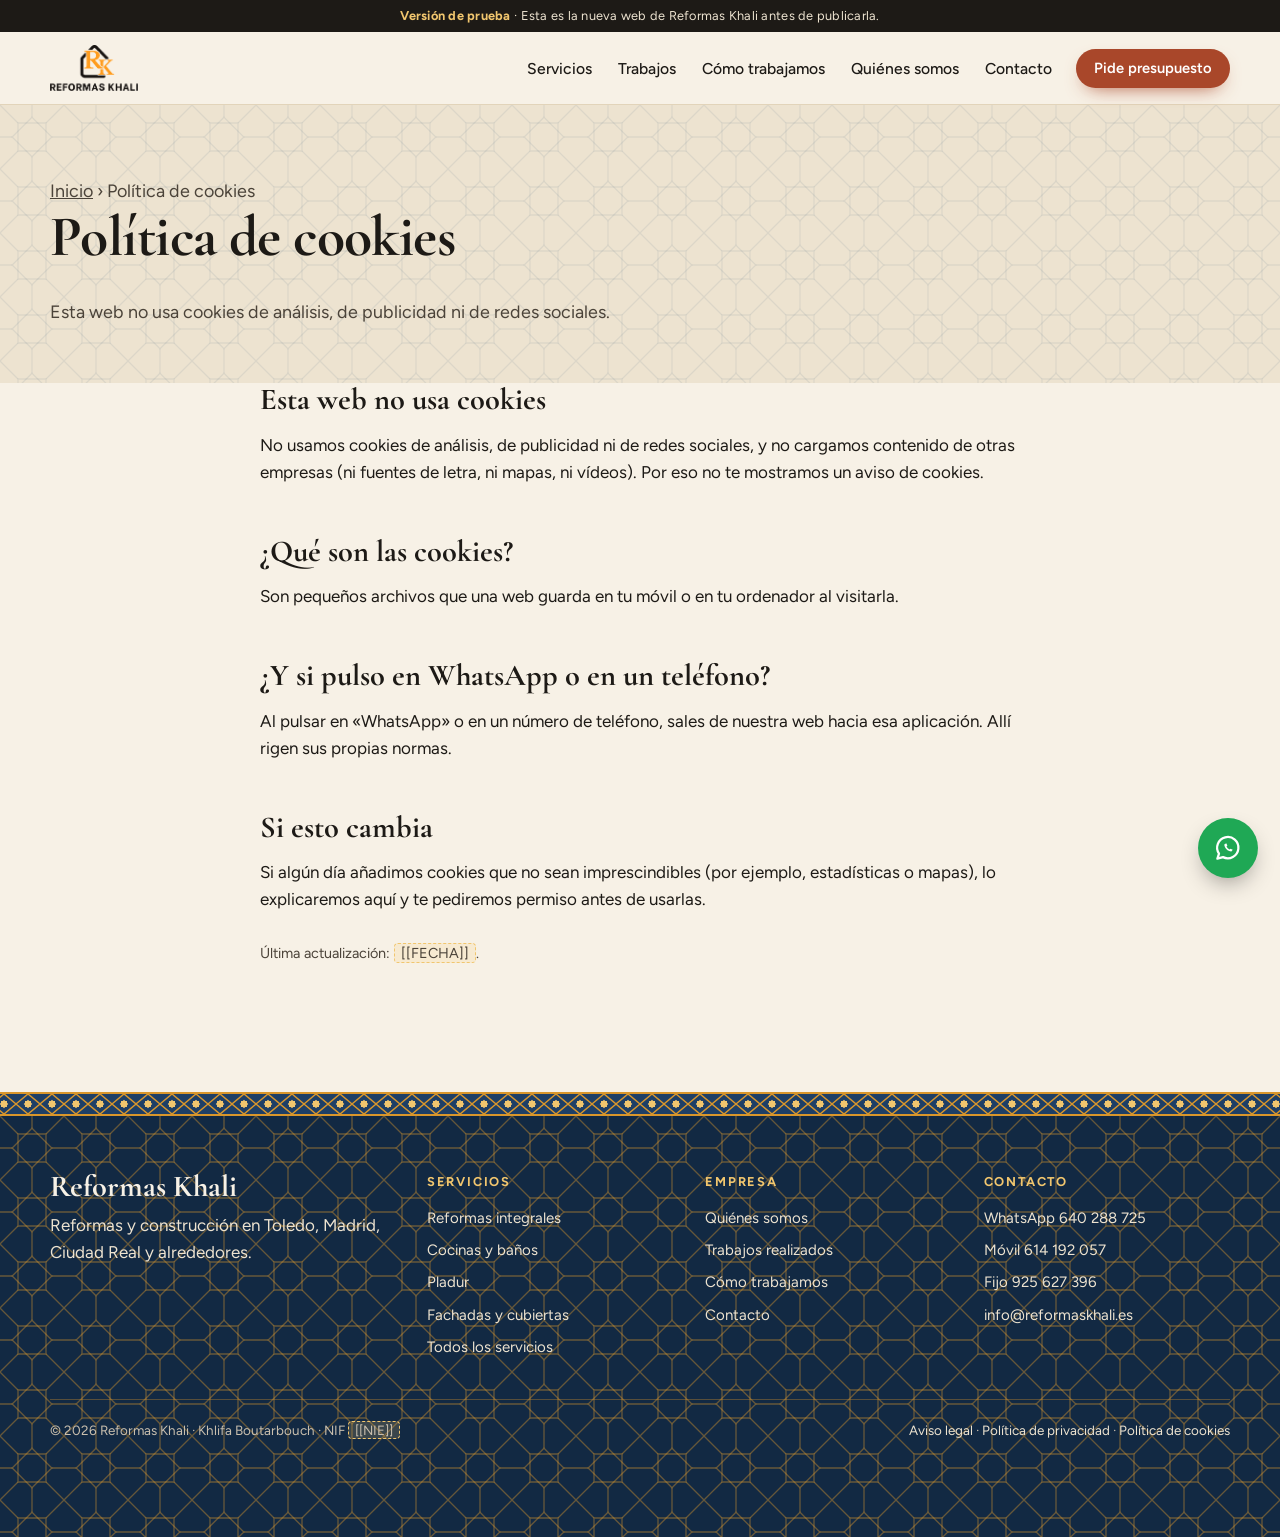
<file: politica-de-cookies/index.html>
<!doctype html>
<html lang="es">
<head>
  <meta charset="utf-8">
  <meta name="viewport" content="width=device-width, initial-scale=1">
  <title>Política de cookies | Reformas Khali</title>
  <meta name="description" content="Esta web no usa cookies de análisis, de publicidad ni de redes sociales.">
  <meta name="robots" content="noindex">
  <link rel="canonical" href="https://www.reformaskhali.es/politica-de-cookies/">
  <meta property="og:title" content="Política de cookies | Reformas Khali">
  <meta property="og:description" content="Esta web no usa cookies de análisis, de publicidad ni de redes sociales.">
  <meta property="og:image" content="https://www.reformaskhali.es/img/obras/bano-espejo-led.webp">
  <meta property="og:url" content="https://www.reformaskhali.es/politica-de-cookies/">
  <meta property="og:locale" content="es_ES">
  <link rel="icon" href="../img/icono.png">
  <link rel="preload" href="../fonts/figtree.woff2" as="font" type="font/woff2" crossorigin>
  <link rel="stylesheet" href="../css/styles.css">
</head>
<body>

  <svg width="0" height="0" style="position:absolute" aria-hidden="true" focusable="false">
    <defs>
      <clipPath id="arco-herradura" clipPathUnits="objectBoundingBox">
        <path d="M0.08,1 L0.08,0.52 A0.46,0.36 0 1,1 0.92,0.52 L0.92,1 Z"/>
      </clipPath>
    </defs>
  </svg>

  <div class="aviso-maqueta"><strong>Versión de prueba</strong> · Esta es la nueva web de Reformas Khali antes de publicarla.</div>

  <header class="cabecera">
    <div class="contenedor">
      <a class="marca" href="../" aria-label="Reformas Khali, inicio">
        <img src="../img/logo-reformas-khali.png" alt="Reformas Khali" width="366" height="192">
      </a>
      <nav class="menu" id="menu" aria-label="Menú principal">
        <ul>
          <li><a href="../servicios/">Servicios</a></li>
          <li><a href="../proyectos-realizados/">Trabajos</a></li>
          <li><a href="../#como-trabajamos">Cómo trabajamos</a></li>
          <li><a href="../#nosotros">Quiénes somos</a></li>
          <li><a href="../contacto/">Contacto</a></li>
        </ul>
      </nav>
      <a class="boton boton-principal boton-pequeno" href="../contacto/">Pide presupuesto</a>
      <button class="boton-menu" type="button" aria-expanded="false" aria-controls="menu">
        <span class="sr-only">Abrir menú</span>
        <svg viewBox="0 0 24 24" fill="none" stroke="currentColor" stroke-width="2" stroke-linecap="round"><path d="M4 7h16M4 12h16M4 17h16"/></svg>
      </button>
    </div>
  </header>

  <main id="inicio">

    <section class="cabecera-pagina">
      <div class="contenedor">
        <p class="migas"><a href="../">Inicio</a> › Política de cookies</p>
        <h1>Política de cookies</h1>
        <p>Esta web no usa cookies de análisis, de publicidad ni de redes sociales.</p>
      </div>
    </section>

    <section class="seccion" style="padding-top:0">
      <div class="contenedor texto-legal">
        <h2>Esta web no usa cookies</h2>
        <p>No usamos cookies de análisis, de publicidad ni de redes sociales, y no cargamos contenido de otras empresas (ni fuentes de letra, ni mapas, ni vídeos). Por eso no te mostramos un aviso de cookies.</p>
        <h2>¿Qué son las cookies?</h2>
        <p>Son pequeños archivos que una web guarda en tu móvil o en tu ordenador al visitarla.</p>
        <h2>¿Y si pulso en WhatsApp o en un teléfono?</h2>
        <p>Al pulsar en «WhatsApp» o en un número de teléfono, sales de nuestra web hacia esa aplicación. Allí rigen sus propias normas.</p>
        <h2>Si esto cambia</h2>
        <p>Si algún día añadimos cookies que no sean imprescindibles (por ejemplo, estadísticas o mapas), lo explicaremos aquí y te pediremos permiso antes de usarlas.</p>
        <p class="actualizado">Última actualización: <span class="pendiente">[[FECHA]]</span>.</p>
      </div>
    </section>
  </main>

  <div class="cenefa" aria-hidden="true"></div>
  <footer class="pie">
    <div class="contenedor">
      <div class="pie-rejilla">
        <div>
          <p class="nombre">Reformas Khali</p>
          <p>Reformas y construcción en Toledo, Madrid, Ciudad Real y alrededores.</p>
        </div>
        <div>
          <h4>Servicios</h4>
          <ul>
            <li><a href="../servicios/#reformas-integrales">Reformas integrales</a></li>
            <li><a href="../servicios/#cocinas-y-banos">Cocinas y baños</a></li>
            <li><a href="../servicios/#pladur">Pladur</a></li>
            <li><a href="../servicios/#fachadas-y-cubiertas">Fachadas y cubiertas</a></li>
            <li><a href="../servicios/">Todos los servicios</a></li>
          </ul>
        </div>
        <div>
          <h4>Empresa</h4>
          <ul>
            <li><a href="../#nosotros">Quiénes somos</a></li>
            <li><a href="../proyectos-realizados/">Trabajos realizados</a></li>
            <li><a href="../#como-trabajamos">Cómo trabajamos</a></li>
            <li><a href="../contacto/">Contacto</a></li>
          </ul>
        </div>
        <div>
          <h4>Contacto</h4>
          <ul>
            <li><a href="https://wa.me/34640288725" target="_blank" rel="noopener">WhatsApp 640 288 725</a></li>
            <li><a href="tel:+34614192057">Móvil 614 192 057</a></li>
            <li><a href="tel:+34925627396">Fijo 925 627 396</a></li>
            <li><a href="mailto:info@reformaskhali.es">info@reformaskhali.es</a></li>
          </ul>
        </div>
      </div>
      <div class="pie-legal">
        <span>© <span id="anio">2026</span> Reformas Khali · Khlifa Boutarbouch · NIF <span class="pendiente">[[NIE]]</span></span>
        <span><a href="../aviso-legal/">Aviso legal</a> · <a href="../politica-privacidad/">Política de privacidad</a> · <a href="../politica-de-cookies/">Política de cookies</a></span>
      </div>
    </div>
  </footer>

  <a class="wa-flotante" href="https://wa.me/34640288725?text=Hola%2C%20quiero%20pedir%20presupuesto%20para%20una%20reforma" target="_blank" rel="noopener" aria-label="Escríbenos por WhatsApp">
    <svg viewBox="0 0 24 24" fill="none" stroke="currentColor" stroke-width="1.8" stroke-linejoin="round" aria-hidden="true"><path d="M3.5 20.5l1.3-4A8.5 8.5 0 1 1 8 19.3z"/><path d="M9 9.2c.2 2.9 2.8 5.4 5.7 5.6l1.1-1.4-1.8-.9-.8.7a4.6 4.6 0 0 1-2.4-2.4l.7-.8-.9-1.8z" fill="currentColor" stroke="none"/></svg>
  </a>
  <nav class="barra-movil" aria-label="Contacto rápido">
    <a class="boton llamar" href="tel:+34614192057">
      <svg viewBox="0 0 24 24" fill="none" stroke="currentColor" stroke-width="1.8" stroke-linecap="round" stroke-linejoin="round" aria-hidden="true"><path d="M5 3h3.5l1.8 4.5-2.3 1.4a11 11 0 0 0 7.1 7.1l1.4-2.3L21 15.5V19a2 2 0 0 1-2 2A16 16 0 0 1 3 5a2 2 0 0 1 2-2z"/></svg>
      Llamar
    </a>
    <a class="boton boton-whatsapp" href="https://wa.me/34640288725?text=Hola%2C%20quiero%20pedir%20presupuesto%20para%20una%20reforma" target="_blank" rel="noopener">
      <svg viewBox="0 0 24 24" fill="none" stroke="currentColor" stroke-width="1.8" stroke-linejoin="round" aria-hidden="true"><path d="M3.5 20.5l1.3-4A8.5 8.5 0 1 1 8 19.3z"/><path d="M9 9.2c.2 2.9 2.8 5.4 5.7 5.6l1.1-1.4-1.8-.9-.8.7a4.6 4.6 0 0 1-2.4-2.4l.7-.8-.9-1.8z" fill="currentColor" stroke="none"/></svg>
      WhatsApp
    </a>
  </nav>

  <script src="../js/main.js"></script>
</body>
</html>
</file>
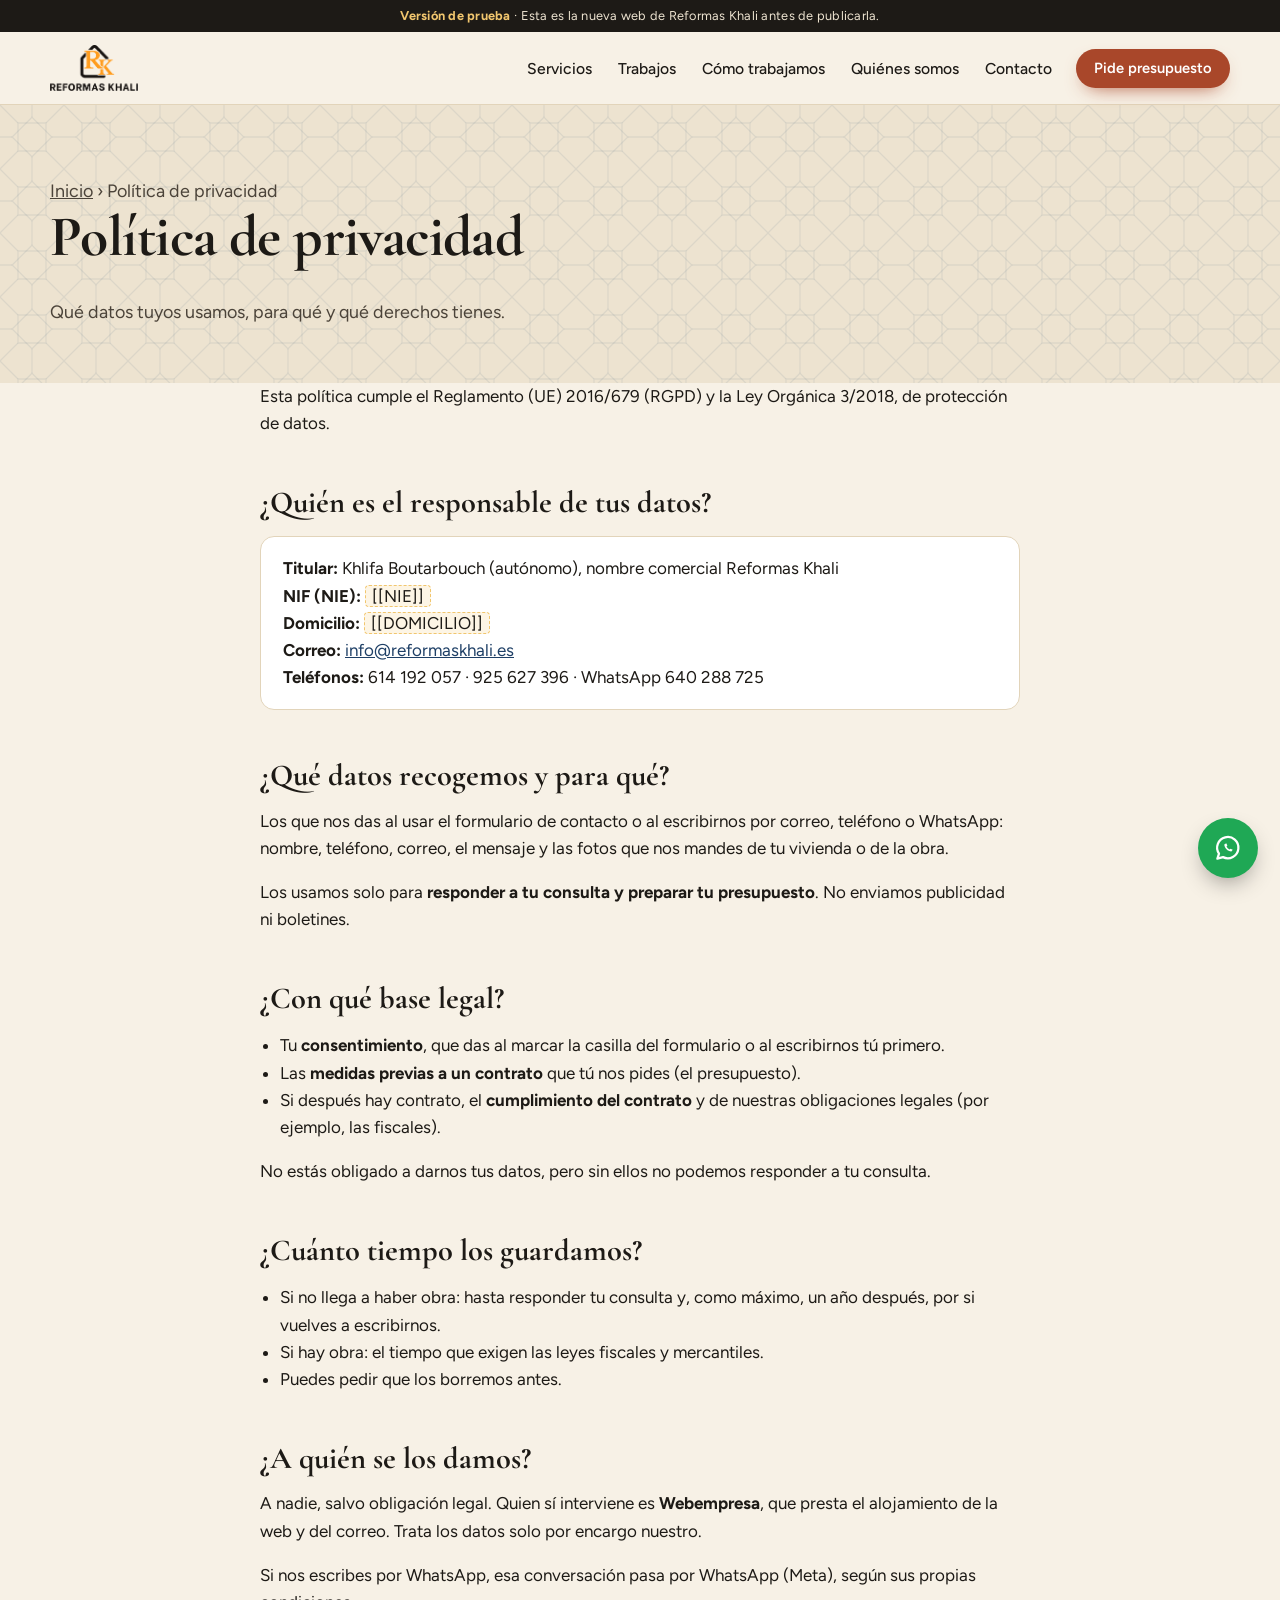
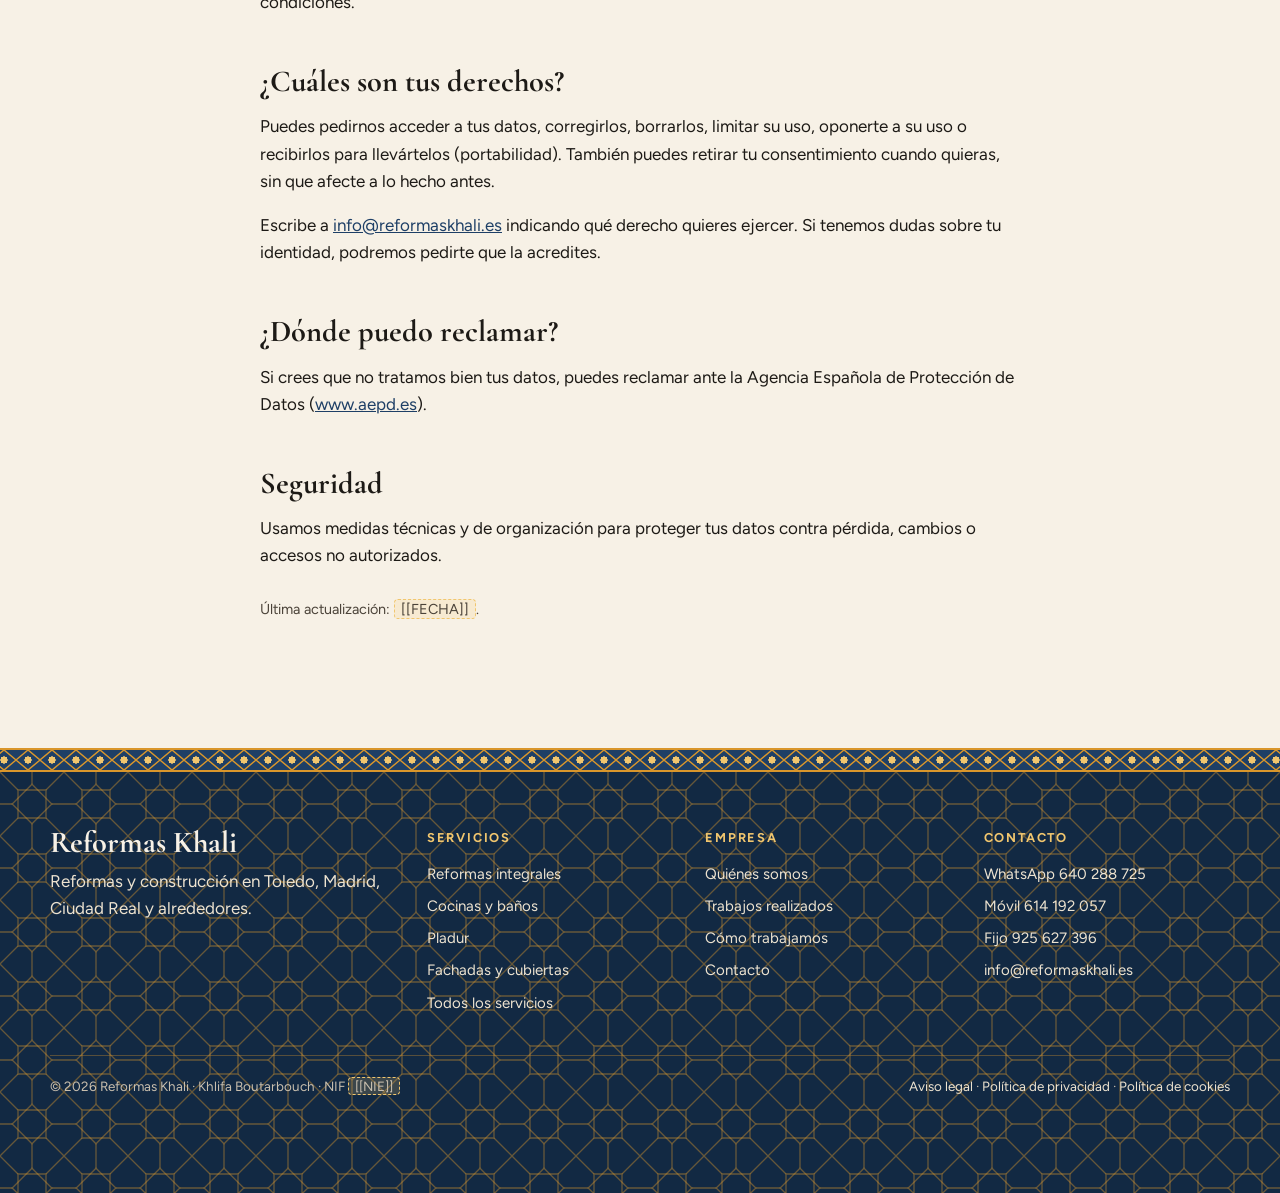
<file: politica-privacidad/index.html>
<!doctype html>
<html lang="es">
<head>
  <meta charset="utf-8">
  <meta name="viewport" content="width=device-width, initial-scale=1">
  <title>Política de privacidad | Reformas Khali</title>
  <meta name="description" content="Qué datos tuyos usamos, para qué y qué derechos tienes.">
  <meta name="robots" content="noindex">
  <link rel="canonical" href="https://www.reformaskhali.es/politica-privacidad/">
  <meta property="og:title" content="Política de privacidad | Reformas Khali">
  <meta property="og:description" content="Qué datos tuyos usamos, para qué y qué derechos tienes.">
  <meta property="og:image" content="https://www.reformaskhali.es/img/obras/bano-espejo-led.webp">
  <meta property="og:url" content="https://www.reformaskhali.es/politica-privacidad/">
  <meta property="og:locale" content="es_ES">
  <link rel="icon" href="../img/icono.png">
  <link rel="preload" href="../fonts/figtree.woff2" as="font" type="font/woff2" crossorigin>
  <link rel="stylesheet" href="../css/styles.css">
</head>
<body>

  <svg width="0" height="0" style="position:absolute" aria-hidden="true" focusable="false">
    <defs>
      <clipPath id="arco-herradura" clipPathUnits="objectBoundingBox">
        <path d="M0.08,1 L0.08,0.52 A0.46,0.36 0 1,1 0.92,0.52 L0.92,1 Z"/>
      </clipPath>
    </defs>
  </svg>

  <div class="aviso-maqueta"><strong>Versión de prueba</strong> · Esta es la nueva web de Reformas Khali antes de publicarla.</div>

  <header class="cabecera">
    <div class="contenedor">
      <a class="marca" href="../" aria-label="Reformas Khali, inicio">
        <img src="../img/logo-reformas-khali.png" alt="Reformas Khali" width="366" height="192">
      </a>
      <nav class="menu" id="menu" aria-label="Menú principal">
        <ul>
          <li><a href="../servicios/">Servicios</a></li>
          <li><a href="../proyectos-realizados/">Trabajos</a></li>
          <li><a href="../#como-trabajamos">Cómo trabajamos</a></li>
          <li><a href="../#nosotros">Quiénes somos</a></li>
          <li><a href="../contacto/">Contacto</a></li>
        </ul>
      </nav>
      <a class="boton boton-principal boton-pequeno" href="../contacto/">Pide presupuesto</a>
      <button class="boton-menu" type="button" aria-expanded="false" aria-controls="menu">
        <span class="sr-only">Abrir menú</span>
        <svg viewBox="0 0 24 24" fill="none" stroke="currentColor" stroke-width="2" stroke-linecap="round"><path d="M4 7h16M4 12h16M4 17h16"/></svg>
      </button>
    </div>
  </header>

  <main id="inicio">

    <section class="cabecera-pagina">
      <div class="contenedor">
        <p class="migas"><a href="../">Inicio</a> › Política de privacidad</p>
        <h1>Política de privacidad</h1>
        <p>Qué datos tuyos usamos, para qué y qué derechos tienes.</p>
      </div>
    </section>

    <section class="seccion" style="padding-top:0">
      <div class="contenedor texto-legal">
        <p>Esta política cumple el Reglamento (UE) 2016/679 (RGPD) y la Ley Orgánica 3/2018, de protección de datos.</p>
        <h2>¿Quién es el responsable de tus datos?</h2>
        <ul class="datos">
          <li><strong>Titular:</strong> Khlifa Boutarbouch (autónomo), nombre comercial Reformas Khali</li>
          <li><strong>NIF (NIE):</strong> <span class="pendiente">[[NIE]]</span></li>
          <li><strong>Domicilio:</strong> <span class="pendiente">[[DOMICILIO]]</span></li>
          <li><strong>Correo:</strong> <a href="mailto:info@reformaskhali.es">info@reformaskhali.es</a></li>
          <li><strong>Teléfonos:</strong> 614 192 057 · 925 627 396 · WhatsApp 640 288 725</li>
        </ul>
        <h2>¿Qué datos recogemos y para qué?</h2>
        <p>Los que nos das al usar el formulario de contacto o al escribirnos por correo, teléfono o WhatsApp: nombre, teléfono, correo, el mensaje y las fotos que nos mandes de tu vivienda o de la obra.</p>
        <p>Los usamos solo para <strong>responder a tu consulta y preparar tu presupuesto</strong>. No enviamos publicidad ni boletines.</p>
        <h2>¿Con qué base legal?</h2>
        <ul>
          <li>Tu <strong>consentimiento</strong>, que das al marcar la casilla del formulario o al escribirnos tú primero.</li>
          <li>Las <strong>medidas previas a un contrato</strong> que tú nos pides (el presupuesto).</li>
          <li>Si después hay contrato, el <strong>cumplimiento del contrato</strong> y de nuestras obligaciones legales (por ejemplo, las fiscales).</li>
        </ul>
        <p>No estás obligado a darnos tus datos, pero sin ellos no podemos responder a tu consulta.</p>
        <h2>¿Cuánto tiempo los guardamos?</h2>
        <ul>
          <li>Si no llega a haber obra: hasta responder tu consulta y, como máximo, un año después, por si vuelves a escribirnos.</li>
          <li>Si hay obra: el tiempo que exigen las leyes fiscales y mercantiles.</li>
          <li>Puedes pedir que los borremos antes.</li>
        </ul>
        <h2>¿A quién se los damos?</h2>
        <p>A nadie, salvo obligación legal. Quien sí interviene es <strong>Webempresa</strong>, que presta el alojamiento de la web y del correo. Trata los datos solo por encargo nuestro.</p>
        <p>Si nos escribes por WhatsApp, esa conversación pasa por WhatsApp (Meta), según sus propias condiciones.</p>
        <h2>¿Cuáles son tus derechos?</h2>
        <p>Puedes pedirnos acceder a tus datos, corregirlos, borrarlos, limitar su uso, oponerte a su uso o recibirlos para llevártelos (portabilidad). También puedes retirar tu consentimiento cuando quieras, sin que afecte a lo hecho antes.</p>
        <p>Escribe a <a href="mailto:info@reformaskhali.es">info@reformaskhali.es</a> indicando qué derecho quieres ejercer. Si tenemos dudas sobre tu identidad, podremos pedirte que la acredites.</p>
        <h2>¿Dónde puedo reclamar?</h2>
        <p>Si crees que no tratamos bien tus datos, puedes reclamar ante la Agencia Española de Protección de Datos (<a href="https://www.aepd.es" target="_blank" rel="noopener">www.aepd.es</a>).</p>
        <h2>Seguridad</h2>
        <p>Usamos medidas técnicas y de organización para proteger tus datos contra pérdida, cambios o accesos no autorizados.</p>
        <p class="actualizado">Última actualización: <span class="pendiente">[[FECHA]]</span>.</p>
      </div>
    </section>
  </main>

  <div class="cenefa" aria-hidden="true"></div>
  <footer class="pie">
    <div class="contenedor">
      <div class="pie-rejilla">
        <div>
          <p class="nombre">Reformas Khali</p>
          <p>Reformas y construcción en Toledo, Madrid, Ciudad Real y alrededores.</p>
        </div>
        <div>
          <h4>Servicios</h4>
          <ul>
            <li><a href="../servicios/#reformas-integrales">Reformas integrales</a></li>
            <li><a href="../servicios/#cocinas-y-banos">Cocinas y baños</a></li>
            <li><a href="../servicios/#pladur">Pladur</a></li>
            <li><a href="../servicios/#fachadas-y-cubiertas">Fachadas y cubiertas</a></li>
            <li><a href="../servicios/">Todos los servicios</a></li>
          </ul>
        </div>
        <div>
          <h4>Empresa</h4>
          <ul>
            <li><a href="../#nosotros">Quiénes somos</a></li>
            <li><a href="../proyectos-realizados/">Trabajos realizados</a></li>
            <li><a href="../#como-trabajamos">Cómo trabajamos</a></li>
            <li><a href="../contacto/">Contacto</a></li>
          </ul>
        </div>
        <div>
          <h4>Contacto</h4>
          <ul>
            <li><a href="https://wa.me/34640288725" target="_blank" rel="noopener">WhatsApp 640 288 725</a></li>
            <li><a href="tel:+34614192057">Móvil 614 192 057</a></li>
            <li><a href="tel:+34925627396">Fijo 925 627 396</a></li>
            <li><a href="mailto:info@reformaskhali.es">info@reformaskhali.es</a></li>
          </ul>
        </div>
      </div>
      <div class="pie-legal">
        <span>© <span id="anio">2026</span> Reformas Khali · Khlifa Boutarbouch · NIF <span class="pendiente">[[NIE]]</span></span>
        <span><a href="../aviso-legal/">Aviso legal</a> · <a href="../politica-privacidad/">Política de privacidad</a> · <a href="../politica-de-cookies/">Política de cookies</a></span>
      </div>
    </div>
  </footer>

  <a class="wa-flotante" href="https://wa.me/34640288725?text=Hola%2C%20quiero%20pedir%20presupuesto%20para%20una%20reforma" target="_blank" rel="noopener" aria-label="Escríbenos por WhatsApp">
    <svg viewBox="0 0 24 24" fill="none" stroke="currentColor" stroke-width="1.8" stroke-linejoin="round" aria-hidden="true"><path d="M3.5 20.5l1.3-4A8.5 8.5 0 1 1 8 19.3z"/><path d="M9 9.2c.2 2.9 2.8 5.4 5.7 5.6l1.1-1.4-1.8-.9-.8.7a4.6 4.6 0 0 1-2.4-2.4l.7-.8-.9-1.8z" fill="currentColor" stroke="none"/></svg>
  </a>
  <nav class="barra-movil" aria-label="Contacto rápido">
    <a class="boton llamar" href="tel:+34614192057">
      <svg viewBox="0 0 24 24" fill="none" stroke="currentColor" stroke-width="1.8" stroke-linecap="round" stroke-linejoin="round" aria-hidden="true"><path d="M5 3h3.5l1.8 4.5-2.3 1.4a11 11 0 0 0 7.1 7.1l1.4-2.3L21 15.5V19a2 2 0 0 1-2 2A16 16 0 0 1 3 5a2 2 0 0 1 2-2z"/></svg>
      Llamar
    </a>
    <a class="boton boton-whatsapp" href="https://wa.me/34640288725?text=Hola%2C%20quiero%20pedir%20presupuesto%20para%20una%20reforma" target="_blank" rel="noopener">
      <svg viewBox="0 0 24 24" fill="none" stroke="currentColor" stroke-width="1.8" stroke-linejoin="round" aria-hidden="true"><path d="M3.5 20.5l1.3-4A8.5 8.5 0 1 1 8 19.3z"/><path d="M9 9.2c.2 2.9 2.8 5.4 5.7 5.6l1.1-1.4-1.8-.9-.8.7a4.6 4.6 0 0 1-2.4-2.4l.7-.8-.9-1.8z" fill="currentColor" stroke="none"/></svg>
      WhatsApp
    </a>
  </nav>

  <script src="../js/main.js"></script>
</body>
</html>
</file>
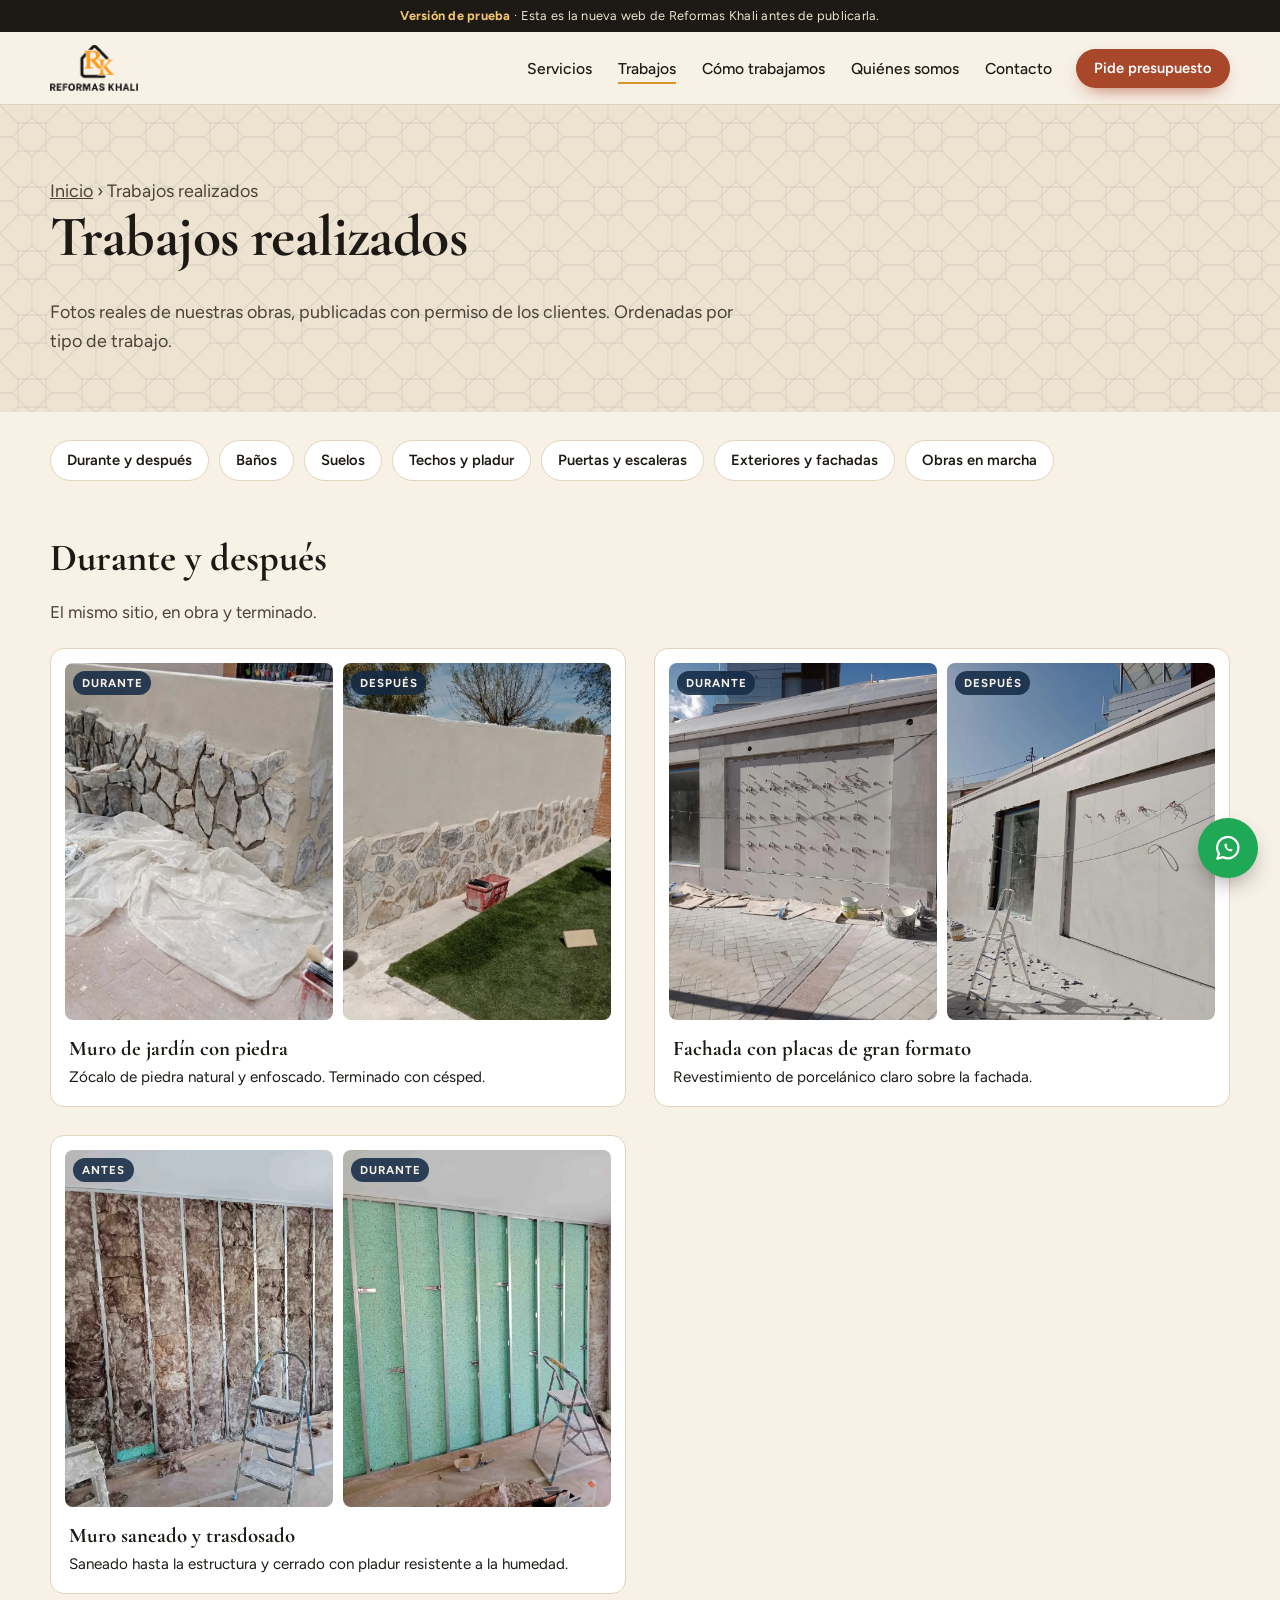
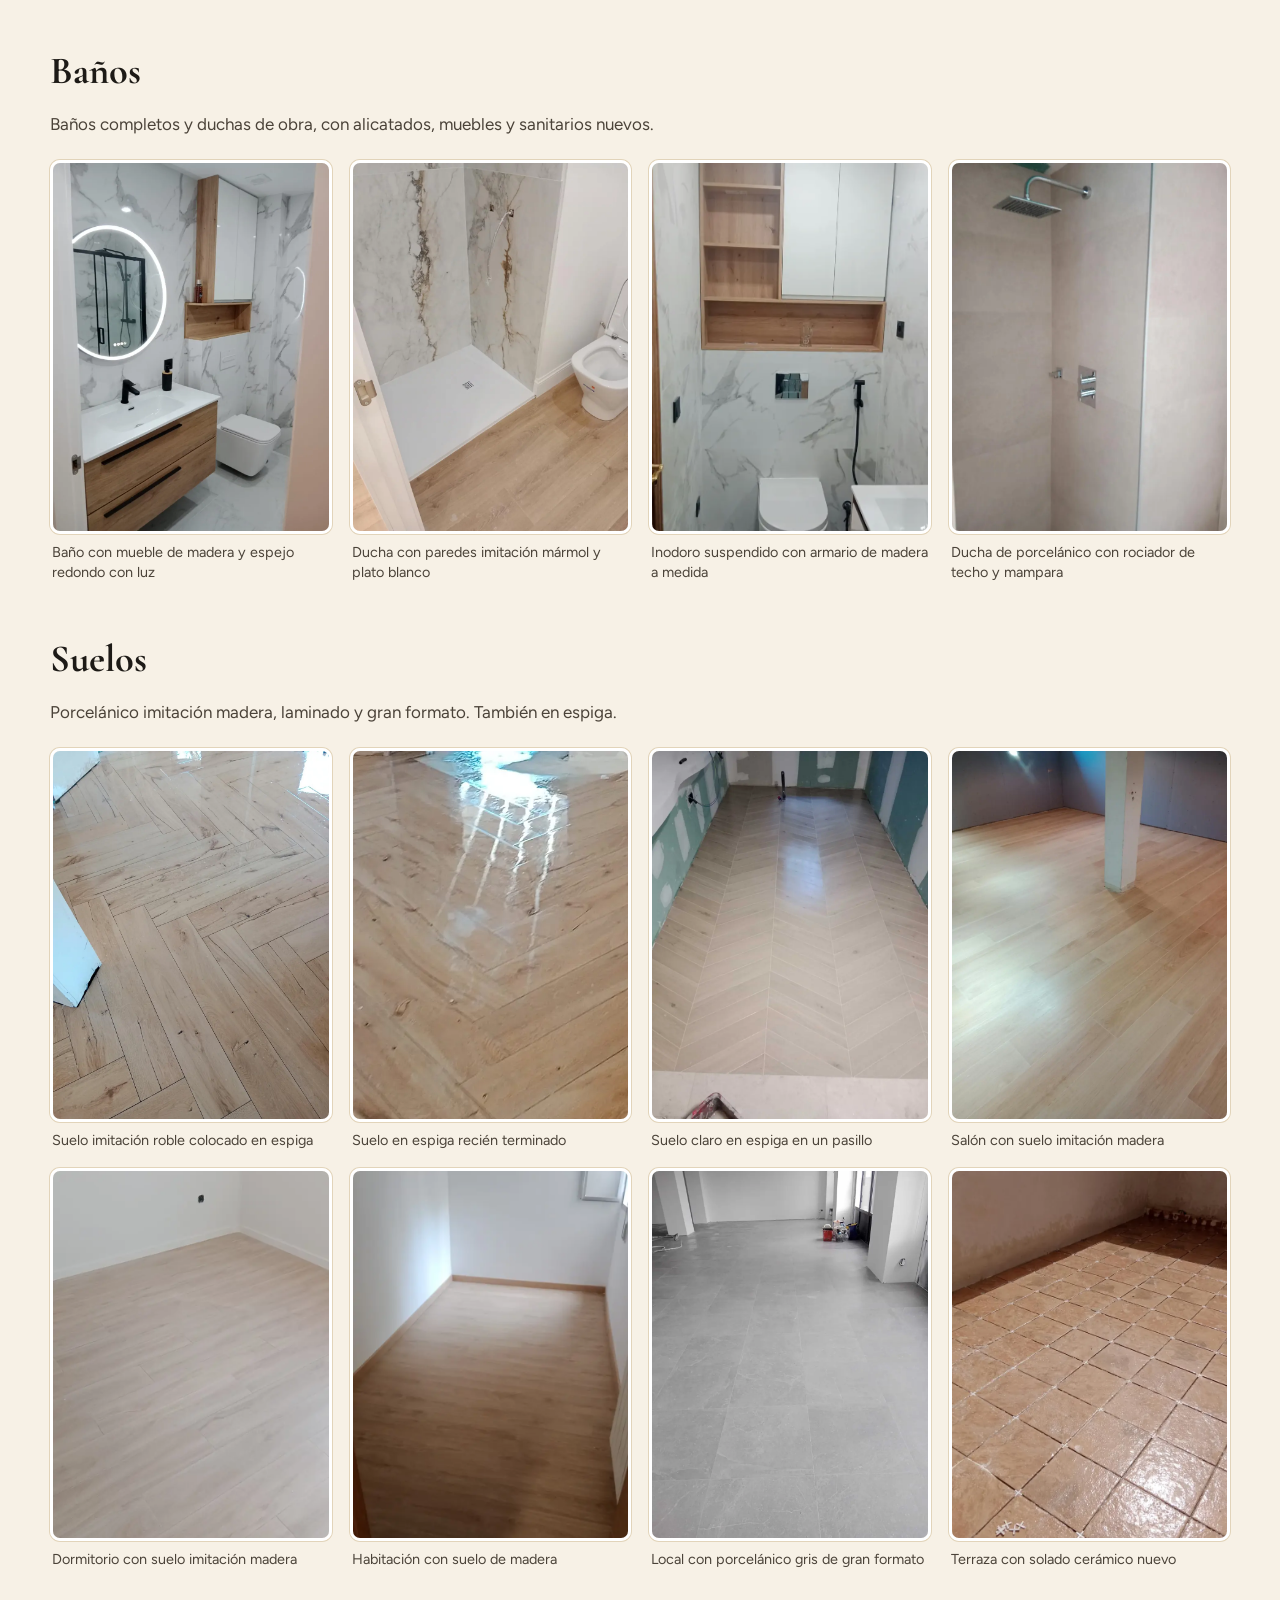
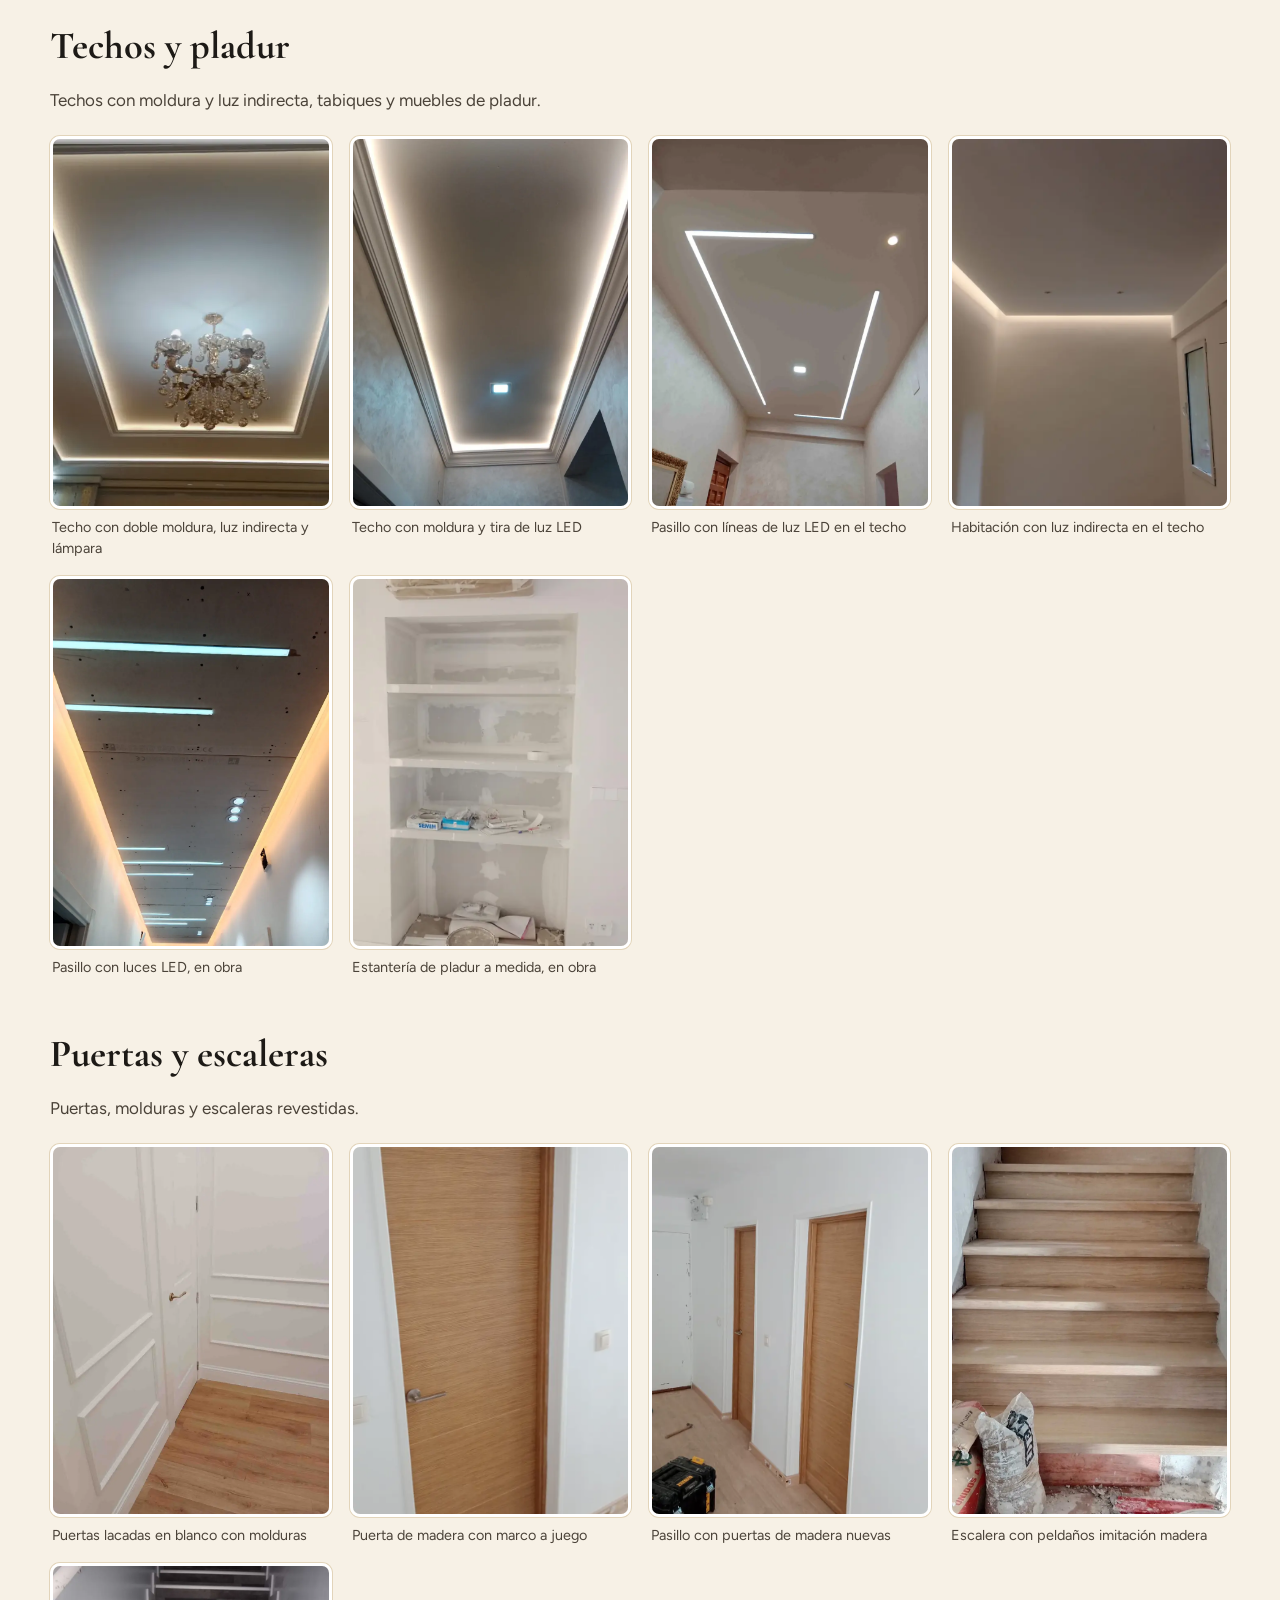
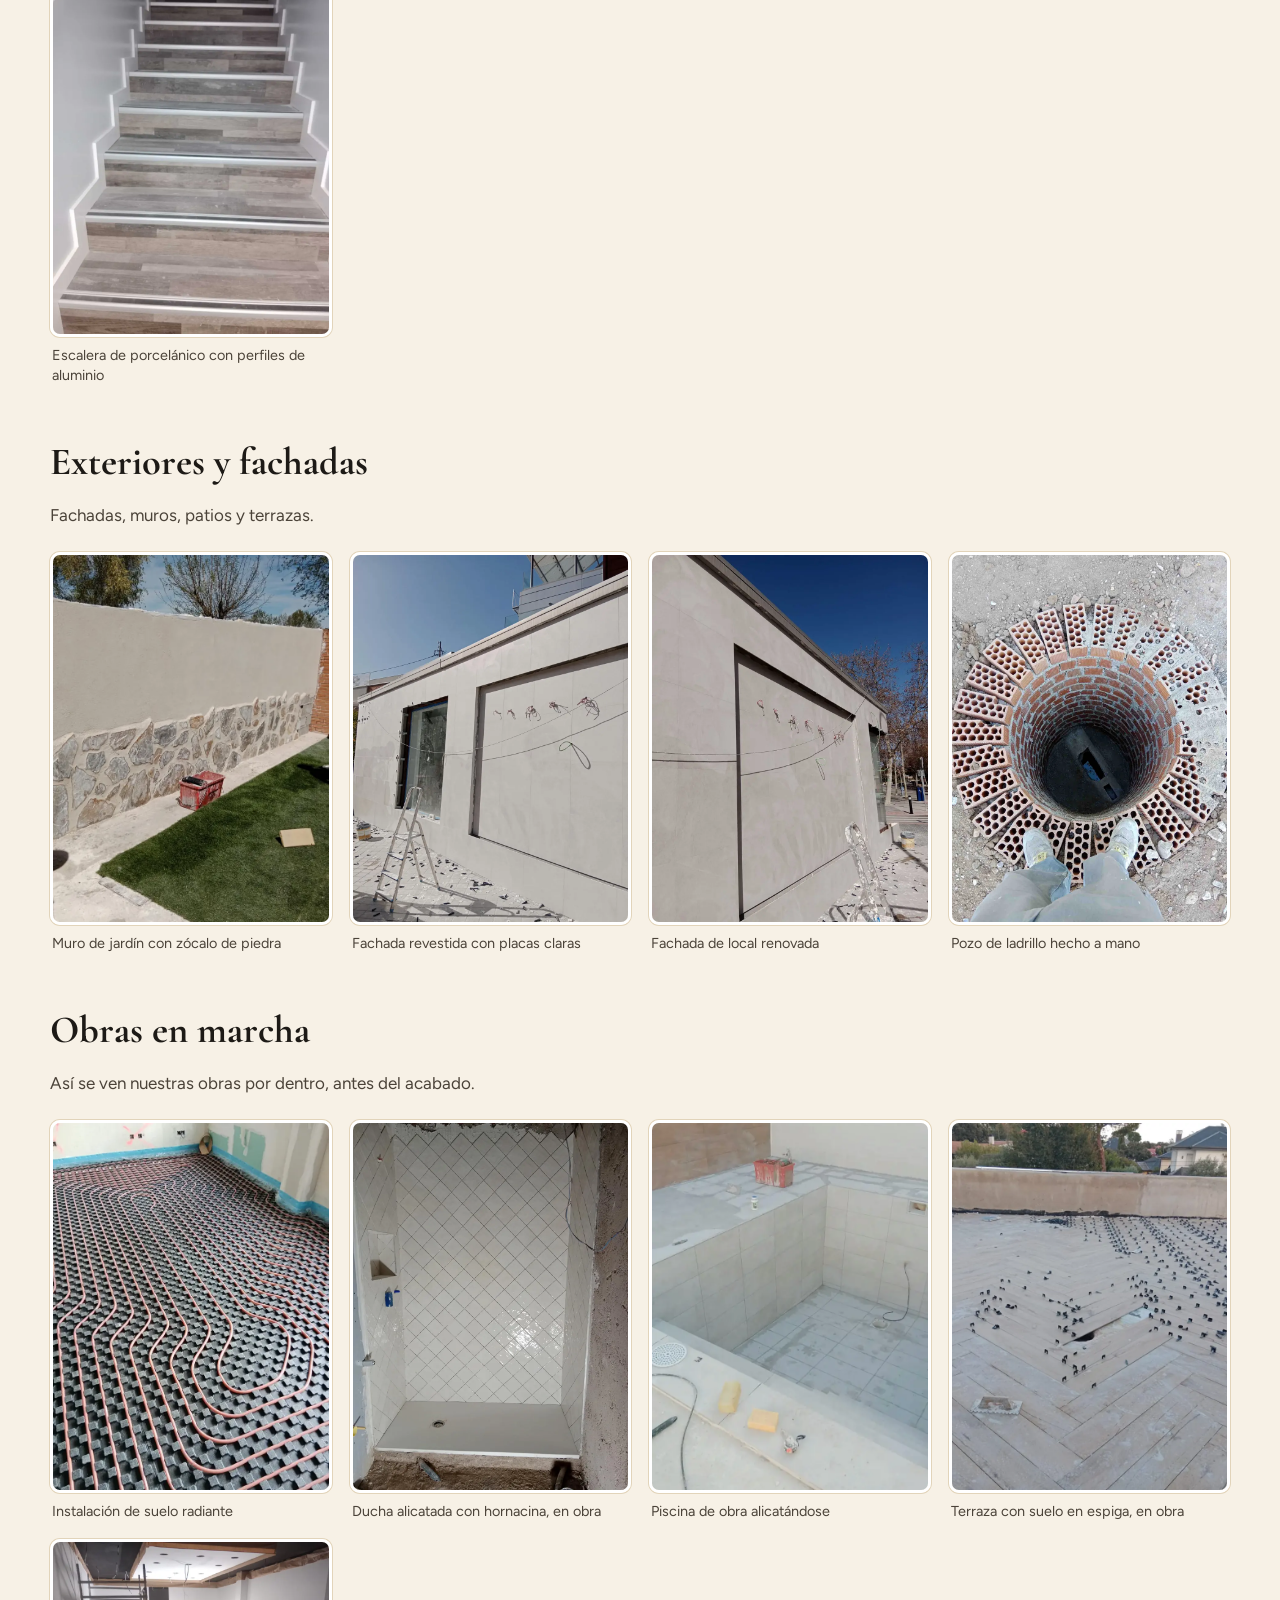
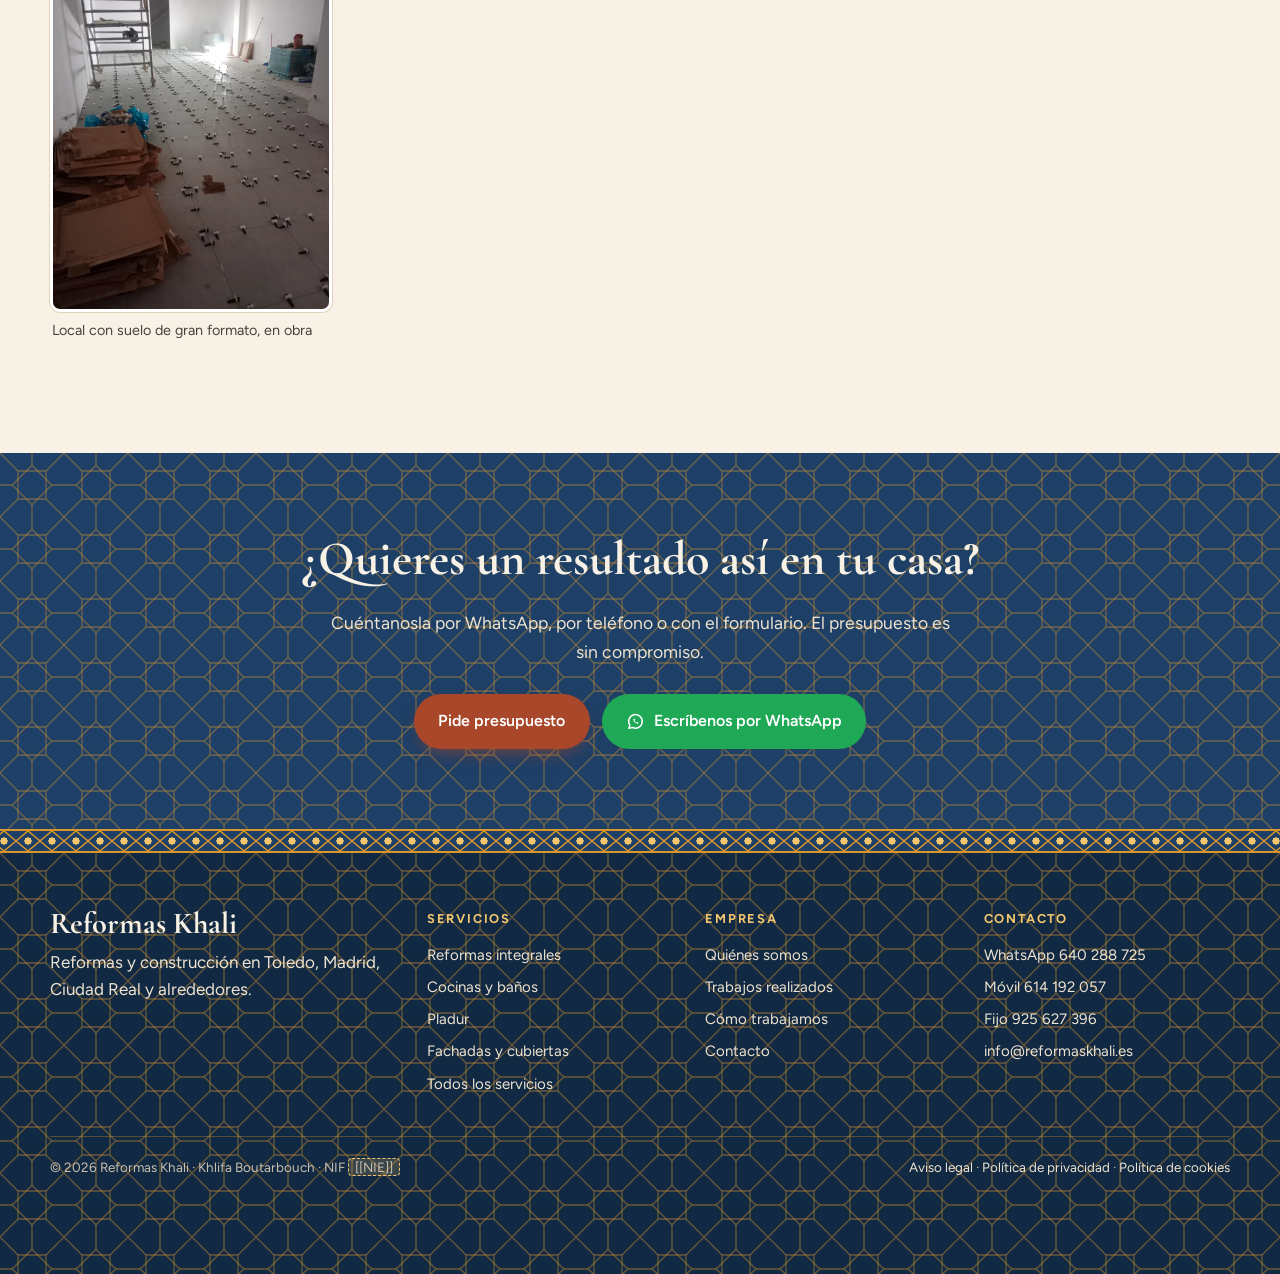
<file: proyectos-realizados/index.html>
<!doctype html>
<html lang="es">
<head>
  <meta charset="utf-8">
  <meta name="viewport" content="width=device-width, initial-scale=1">
  <title>Trabajos realizados: fotos de nuestras obras | Reformas Khali</title>
  <meta name="description" content="Fotos reales de baños, suelos, techos de pladur, puertas, escaleras y fachadas reformados por Reformas Khali en Toledo y alrededores.">
  <meta name="robots" content="noindex">
  <link rel="canonical" href="https://www.reformaskhali.es/proyectos-realizados/">
  <meta property="og:title" content="Trabajos realizados: fotos de nuestras obras | Reformas Khali">
  <meta property="og:description" content="Fotos reales de baños, suelos, techos de pladur, puertas, escaleras y fachadas reformados por Reformas Khali en Toledo y alrededores.">
  <meta property="og:image" content="https://www.reformaskhali.es/img/obras/bano-espejo-led.webp">
  <meta property="og:url" content="https://www.reformaskhali.es/proyectos-realizados/">
  <meta property="og:locale" content="es_ES">
  <link rel="icon" href="../img/icono.png">
  <link rel="preload" href="../fonts/figtree.woff2" as="font" type="font/woff2" crossorigin>
  <link rel="stylesheet" href="../css/styles.css">
</head>
<body>

  <svg width="0" height="0" style="position:absolute" aria-hidden="true" focusable="false">
    <defs>
      <clipPath id="arco-herradura" clipPathUnits="objectBoundingBox">
        <path d="M0.08,1 L0.08,0.52 A0.46,0.36 0 1,1 0.92,0.52 L0.92,1 Z"/>
      </clipPath>
    </defs>
  </svg>

  <div class="aviso-maqueta"><strong>Versión de prueba</strong> · Esta es la nueva web de Reformas Khali antes de publicarla.</div>

  <header class="cabecera">
    <div class="contenedor">
      <a class="marca" href="../" aria-label="Reformas Khali, inicio">
        <img src="../img/logo-reformas-khali.png" alt="Reformas Khali" width="366" height="192">
      </a>
      <nav class="menu" id="menu" aria-label="Menú principal">
        <ul>
          <li><a href="../servicios/">Servicios</a></li>
          <li><a href="../proyectos-realizados/" aria-current="page">Trabajos</a></li>
          <li><a href="../#como-trabajamos">Cómo trabajamos</a></li>
          <li><a href="../#nosotros">Quiénes somos</a></li>
          <li><a href="../contacto/">Contacto</a></li>
        </ul>
      </nav>
      <a class="boton boton-principal boton-pequeno" href="../contacto/">Pide presupuesto</a>
      <button class="boton-menu" type="button" aria-expanded="false" aria-controls="menu">
        <span class="sr-only">Abrir menú</span>
        <svg viewBox="0 0 24 24" fill="none" stroke="currentColor" stroke-width="2" stroke-linecap="round"><path d="M4 7h16M4 12h16M4 17h16"/></svg>
      </button>
    </div>
  </header>

  <main id="inicio">

    <section class="cabecera-pagina">
      <div class="contenedor">
        <p class="migas"><a href="../">Inicio</a> › Trabajos realizados</p>
        <h1>Trabajos realizados</h1>
        <p>Fotos reales de nuestras obras, publicadas con permiso de los clientes. Ordenadas por tipo de trabajo.</p>
      </div>
    </section>

    <section class="seccion" style="padding-top:0">
      <div class="contenedor">
        <ul class="indice" aria-label="Ir a un tipo de trabajo">
          <li><a href="#durante-y-despues">Durante y después</a></li>
          <li><a href="#banos">Baños</a></li>
          <li><a href="#suelos">Suelos</a></li>
          <li><a href="#techos">Techos y pladur</a></li>
          <li><a href="#puertas-escaleras">Puertas y escaleras</a></li>
          <li><a href="#exteriores">Exteriores y fachadas</a></li>
          <li><a href="#en-obra">Obras en marcha</a></li>
        </ul>

        <section class="grupo" id="durante-y-despues" style="padding-top:56px">
          <h2>Durante y después</h2>
          <p>El mismo sitio, en obra y terminado.</p>
          <div class="pares">
            <figure class="par">
              <div class="fotos">
                <div class="foto"><img src="../img/obras/muro-piedra-durante.webp" alt="Durante: muro de jardín con piedra" width="675" height="1200" loading="lazy"><span class="rotulo">Durante</span></div>
                <div class="foto"><img src="../img/obras/muro-piedra-despues.webp" alt="Después: muro de jardín con piedra" width="675" height="1200" loading="lazy"><span class="rotulo">Después</span></div>
              </div>
              <figcaption><strong>Muro de jardín con piedra</strong>Zócalo de piedra natural y enfoscado. Terminado con césped.</figcaption>
            </figure>
            <figure class="par">
              <div class="fotos">
                <div class="foto"><img src="../img/obras/fachada-durante.webp" alt="Durante: fachada con placas de gran formato" width="900" height="1200" loading="lazy"><span class="rotulo">Durante</span></div>
                <div class="foto"><img src="../img/obras/fachada-despues.webp" alt="Después: fachada con placas de gran formato" width="900" height="1200" loading="lazy"><span class="rotulo">Después</span></div>
              </div>
              <figcaption><strong>Fachada con placas de gran formato</strong>Revestimiento de porcelánico claro sobre la fachada.</figcaption>
            </figure>
            <figure class="par">
              <div class="fotos">
                <div class="foto"><img src="../img/pared-antes.webp" alt="Antes: muro saneado y trasdosado" width="900" height="1200" loading="lazy"><span class="rotulo">Antes</span></div>
                <div class="foto"><img src="../img/pared-pladur.webp" alt="Durante: muro saneado y trasdosado" width="900" height="1200" loading="lazy"><span class="rotulo">Durante</span></div>
              </div>
              <figcaption><strong>Muro saneado y trasdosado</strong>Saneado hasta la estructura y cerrado con pladur resistente a la humedad.</figcaption>
            </figure>
          </div>
        </section>
        <section class="grupo" id="banos">
          <h2>Baños</h2>
          <p>Baños completos y duchas de obra, con alicatados, muebles y sanitarios nuevos.</p>
          <div class="galeria">
            <figure><a href="../img/obras/bano-espejo-led.webp"><img src="../img/obras/bano-espejo-led.webp" alt="Baño con mueble de madera y espejo redondo con luz" width="900" height="1200" loading="lazy"></a><figcaption>Baño con mueble de madera y espejo redondo con luz</figcaption></figure>
            <figure><a href="../img/obras/bano-marmol-ducha.webp"><img src="../img/obras/bano-marmol-ducha.webp" alt="Ducha con paredes imitación mármol y plato blanco" width="900" height="1200" loading="lazy"></a><figcaption>Ducha con paredes imitación mármol y plato blanco</figcaption></figure>
            <figure><a href="../img/obras/bano-mueble-suspendido.webp"><img src="../img/obras/bano-mueble-suspendido.webp" alt="Inodoro suspendido con armario de madera a medida" width="675" height="1200" loading="lazy"></a><figcaption>Inodoro suspendido con armario de madera a medida</figcaption></figure>
            <figure><a href="../img/obras/ducha-porcelanico.webp"><img src="../img/obras/ducha-porcelanico.webp" alt="Ducha de porcelánico con rociador de techo y mampara" width="900" height="1200" loading="lazy"></a><figcaption>Ducha de porcelánico con rociador de techo y mampara</figcaption></figure>
          </div>
        </section>
        <section class="grupo" id="suelos">
          <h2>Suelos</h2>
          <p>Porcelánico imitación madera, laminado y gran formato. También en espiga.</p>
          <div class="galeria">
            <figure><a href="../img/obras/suelo-espiga-roble.webp"><img src="../img/obras/suelo-espiga-roble.webp" alt="Suelo imitación roble colocado en espiga" width="900" height="1200" loading="lazy"></a><figcaption>Suelo imitación roble colocado en espiga</figcaption></figure>
            <figure><a href="../img/obras/suelo-espiga-brillo.webp"><img src="../img/obras/suelo-espiga-brillo.webp" alt="Suelo en espiga recién terminado" width="1200" height="680" loading="lazy"></a><figcaption>Suelo en espiga recién terminado</figcaption></figure>
            <figure><a href="../img/suelo-espiga.webp"><img src="../img/suelo-espiga.webp" alt="Suelo claro en espiga en un pasillo" width="900" height="1200" loading="lazy"></a><figcaption>Suelo claro en espiga en un pasillo</figcaption></figure>
            <figure><a href="../img/obras/suelo-madera-salon.webp"><img src="../img/obras/suelo-madera-salon.webp" alt="Salón con suelo imitación madera" width="900" height="1200" loading="lazy"></a><figcaption>Salón con suelo imitación madera</figcaption></figure>
            <figure><a href="../img/obras/suelo-madera-dormitorio.webp"><img src="../img/obras/suelo-madera-dormitorio.webp" alt="Dormitorio con suelo imitación madera" width="675" height="1200" loading="lazy"></a><figcaption>Dormitorio con suelo imitación madera</figcaption></figure>
            <figure><a href="../img/obras/suelo-madera-habitacion.webp"><img src="../img/obras/suelo-madera-habitacion.webp" alt="Habitación con suelo de madera" width="675" height="1200" loading="lazy"></a><figcaption>Habitación con suelo de madera</figcaption></figure>
            <figure><a href="../img/suelo-local.webp"><img src="../img/suelo-local.webp" alt="Local con porcelánico gris de gran formato" width="900" height="1200" loading="lazy"></a><figcaption>Local con porcelánico gris de gran formato</figcaption></figure>
            <figure><a href="../img/obras/terraza-solado.webp"><img src="../img/obras/terraza-solado.webp" alt="Terraza con solado cerámico nuevo" width="675" height="1200" loading="lazy"></a><figcaption>Terraza con solado cerámico nuevo</figcaption></figure>
          </div>
        </section>
        <section class="grupo" id="techos">
          <h2>Techos y pladur</h2>
          <p>Techos con moldura y luz indirecta, tabiques y muebles de pladur.</p>
          <div class="galeria">
            <figure><a href="../img/obras/techo-moldura-lampara.webp"><img src="../img/obras/techo-moldura-lampara.webp" alt="Techo con doble moldura, luz indirecta y lámpara" width="1200" height="686" loading="lazy"></a><figcaption>Techo con doble moldura, luz indirecta y lámpara</figcaption></figure>
            <figure><a href="../img/obras/techo-moldura-led.webp"><img src="../img/obras/techo-moldura-led.webp" alt="Techo con moldura y tira de luz LED" width="900" height="1200" loading="lazy"></a><figcaption>Techo con moldura y tira de luz LED</figcaption></figure>
            <figure><a href="../img/techo-pladur-led.webp"><img src="../img/techo-pladur-led.webp" alt="Pasillo con líneas de luz LED en el techo" width="900" height="1200" loading="lazy"></a><figcaption>Pasillo con líneas de luz LED en el techo</figcaption></figure>
            <figure><a href="../img/obras/techo-luz-indirecta.webp"><img src="../img/obras/techo-luz-indirecta.webp" alt="Habitación con luz indirecta en el techo" width="675" height="1200" loading="lazy"></a><figcaption>Habitación con luz indirecta en el techo</figcaption></figure>
            <figure><a href="../img/obras/techo-led-en-obra.webp"><img src="../img/obras/techo-led-en-obra.webp" alt="Pasillo con luces LED, en obra" width="900" height="1200" loading="lazy"></a><figcaption>Pasillo con luces LED, en obra</figcaption></figure>
            <figure><a href="../img/obras/estanteria-pladur.webp"><img src="../img/obras/estanteria-pladur.webp" alt="Estantería de pladur a medida, en obra" width="675" height="1200" loading="lazy"></a><figcaption>Estantería de pladur a medida, en obra</figcaption></figure>
          </div>
        </section>
        <section class="grupo" id="puertas-escaleras">
          <h2>Puertas y escaleras</h2>
          <p>Puertas, molduras y escaleras revestidas.</p>
          <div class="galeria">
            <figure><a href="../img/puertas-molduras.webp"><img src="../img/puertas-molduras.webp" alt="Puertas lacadas en blanco con molduras" width="900" height="1200" loading="lazy"></a><figcaption>Puertas lacadas en blanco con molduras</figcaption></figure>
            <figure><a href="../img/obras/puerta-madera.webp"><img src="../img/obras/puerta-madera.webp" alt="Puerta de madera con marco a juego" width="675" height="1200" loading="lazy"></a><figcaption>Puerta de madera con marco a juego</figcaption></figure>
            <figure><a href="../img/obras/puertas-pasillo.webp"><img src="../img/obras/puertas-pasillo.webp" alt="Pasillo con puertas de madera nuevas" width="675" height="1200" loading="lazy"></a><figcaption>Pasillo con puertas de madera nuevas</figcaption></figure>
            <figure><a href="../img/escalera-madera.webp"><img src="../img/escalera-madera.webp" alt="Escalera con peldaños imitación madera" width="900" height="1200" loading="lazy"></a><figcaption>Escalera con peldaños imitación madera</figcaption></figure>
            <figure><a href="../img/escalera-porcelanico.webp"><img src="../img/escalera-porcelanico.webp" alt="Escalera de porcelánico con perfiles de aluminio" width="900" height="1200" loading="lazy"></a><figcaption>Escalera de porcelánico con perfiles de aluminio</figcaption></figure>
          </div>
        </section>
        <section class="grupo" id="exteriores">
          <h2>Exteriores y fachadas</h2>
          <p>Fachadas, muros, patios y terrazas.</p>
          <div class="galeria">
            <figure><a href="../img/obras/muro-piedra-despues.webp"><img src="../img/obras/muro-piedra-despues.webp" alt="Muro de jardín con zócalo de piedra" width="675" height="1200" loading="lazy"></a><figcaption>Muro de jardín con zócalo de piedra</figcaption></figure>
            <figure><a href="../img/obras/fachada-despues.webp"><img src="../img/obras/fachada-despues.webp" alt="Fachada revestida con placas claras" width="900" height="1200" loading="lazy"></a><figcaption>Fachada revestida con placas claras</figcaption></figure>
            <figure><a href="../img/fachada.webp"><img src="../img/fachada.webp" alt="Fachada de local renovada" width="900" height="1200" loading="lazy"></a><figcaption>Fachada de local renovada</figcaption></figure>
            <figure><a href="../img/pozo-ladrillo.webp"><img src="../img/pozo-ladrillo.webp" alt="Pozo de ladrillo hecho a mano" width="900" height="1200" loading="lazy"></a><figcaption>Pozo de ladrillo hecho a mano</figcaption></figure>
          </div>
        </section>
        <section class="grupo" id="en-obra">
          <h2>Obras en marcha</h2>
          <p>Así se ven nuestras obras por dentro, antes del acabado.</p>
          <div class="galeria">
            <figure><a href="../img/obras/suelo-radiante.webp"><img src="../img/obras/suelo-radiante.webp" alt="Instalación de suelo radiante" width="675" height="900" loading="lazy"></a><figcaption>Instalación de suelo radiante</figcaption></figure>
            <figure><a href="../img/obras/ducha-en-obra.webp"><img src="../img/obras/ducha-en-obra.webp" alt="Ducha alicatada con hornacina, en obra" width="900" height="1200" loading="lazy"></a><figcaption>Ducha alicatada con hornacina, en obra</figcaption></figure>
            <figure><a href="../img/obras/piscina-en-obra.webp"><img src="../img/obras/piscina-en-obra.webp" alt="Piscina de obra alicatándose" width="675" height="1200" loading="lazy"></a><figcaption>Piscina de obra alicatándose</figcaption></figure>
            <figure><a href="../img/obras/terraza-espiga-en-obra.webp"><img src="../img/obras/terraza-espiga-en-obra.webp" alt="Terraza con suelo en espiga, en obra" width="1200" height="900" loading="lazy"></a><figcaption>Terraza con suelo en espiga, en obra</figcaption></figure>
            <figure><a href="../img/obras/local-solado-en-obra.webp"><img src="../img/obras/local-solado-en-obra.webp" alt="Local con suelo de gran formato, en obra" width="900" height="1200" loading="lazy"></a><figcaption>Local con suelo de gran formato, en obra</figcaption></figure>
          </div>
        </section>
      </div>
    </section>

    <section class="banda">
      <div class="contenedor">
        <h2>¿Quieres un resultado así en tu casa?</h2>
        <p>Cuéntanosla por WhatsApp, por teléfono o con el formulario. El presupuesto es sin compromiso.</p>
        <div class="acciones">
          <a class="boton boton-principal" href="../contacto/">Pide presupuesto</a>
          <a class="boton boton-whatsapp" href="https://wa.me/34640288725?text=Hola%2C%20quiero%20pedir%20presupuesto%20para%20una%20reforma" target="_blank" rel="noopener"><svg viewBox="0 0 24 24" fill="none" stroke="currentColor" stroke-width="1.8" stroke-linejoin="round" aria-hidden="true"><path d="M3.5 20.5l1.3-4A8.5 8.5 0 1 1 8 19.3z"/><path d="M9 9.2c.2 2.9 2.8 5.4 5.7 5.6l1.1-1.4-1.8-.9-.8.7a4.6 4.6 0 0 1-2.4-2.4l.7-.8-.9-1.8z" fill="currentColor" stroke="none"/></svg> Escríbenos por WhatsApp</a>
        </div>
      </div>
    </section>
  </main>

  <div class="cenefa" aria-hidden="true"></div>
  <footer class="pie">
    <div class="contenedor">
      <div class="pie-rejilla">
        <div>
          <p class="nombre">Reformas Khali</p>
          <p>Reformas y construcción en Toledo, Madrid, Ciudad Real y alrededores.</p>
        </div>
        <div>
          <h4>Servicios</h4>
          <ul>
            <li><a href="../servicios/#reformas-integrales">Reformas integrales</a></li>
            <li><a href="../servicios/#cocinas-y-banos">Cocinas y baños</a></li>
            <li><a href="../servicios/#pladur">Pladur</a></li>
            <li><a href="../servicios/#fachadas-y-cubiertas">Fachadas y cubiertas</a></li>
            <li><a href="../servicios/">Todos los servicios</a></li>
          </ul>
        </div>
        <div>
          <h4>Empresa</h4>
          <ul>
            <li><a href="../#nosotros">Quiénes somos</a></li>
            <li><a href="../proyectos-realizados/">Trabajos realizados</a></li>
            <li><a href="../#como-trabajamos">Cómo trabajamos</a></li>
            <li><a href="../contacto/">Contacto</a></li>
          </ul>
        </div>
        <div>
          <h4>Contacto</h4>
          <ul>
            <li><a href="https://wa.me/34640288725" target="_blank" rel="noopener">WhatsApp 640 288 725</a></li>
            <li><a href="tel:+34614192057">Móvil 614 192 057</a></li>
            <li><a href="tel:+34925627396">Fijo 925 627 396</a></li>
            <li><a href="mailto:info@reformaskhali.es">info@reformaskhali.es</a></li>
          </ul>
        </div>
      </div>
      <div class="pie-legal">
        <span>© <span id="anio">2026</span> Reformas Khali · Khlifa Boutarbouch · NIF <span class="pendiente">[[NIE]]</span></span>
        <span><a href="../aviso-legal/">Aviso legal</a> · <a href="../politica-privacidad/">Política de privacidad</a> · <a href="../politica-de-cookies/">Política de cookies</a></span>
      </div>
    </div>
  </footer>

  <a class="wa-flotante" href="https://wa.me/34640288725?text=Hola%2C%20quiero%20pedir%20presupuesto%20para%20una%20reforma" target="_blank" rel="noopener" aria-label="Escríbenos por WhatsApp">
    <svg viewBox="0 0 24 24" fill="none" stroke="currentColor" stroke-width="1.8" stroke-linejoin="round" aria-hidden="true"><path d="M3.5 20.5l1.3-4A8.5 8.5 0 1 1 8 19.3z"/><path d="M9 9.2c.2 2.9 2.8 5.4 5.7 5.6l1.1-1.4-1.8-.9-.8.7a4.6 4.6 0 0 1-2.4-2.4l.7-.8-.9-1.8z" fill="currentColor" stroke="none"/></svg>
  </a>
  <nav class="barra-movil" aria-label="Contacto rápido">
    <a class="boton llamar" href="tel:+34614192057">
      <svg viewBox="0 0 24 24" fill="none" stroke="currentColor" stroke-width="1.8" stroke-linecap="round" stroke-linejoin="round" aria-hidden="true"><path d="M5 3h3.5l1.8 4.5-2.3 1.4a11 11 0 0 0 7.1 7.1l1.4-2.3L21 15.5V19a2 2 0 0 1-2 2A16 16 0 0 1 3 5a2 2 0 0 1 2-2z"/></svg>
      Llamar
    </a>
    <a class="boton boton-whatsapp" href="https://wa.me/34640288725?text=Hola%2C%20quiero%20pedir%20presupuesto%20para%20una%20reforma" target="_blank" rel="noopener">
      <svg viewBox="0 0 24 24" fill="none" stroke="currentColor" stroke-width="1.8" stroke-linejoin="round" aria-hidden="true"><path d="M3.5 20.5l1.3-4A8.5 8.5 0 1 1 8 19.3z"/><path d="M9 9.2c.2 2.9 2.8 5.4 5.7 5.6l1.1-1.4-1.8-.9-.8.7a4.6 4.6 0 0 1-2.4-2.4l.7-.8-.9-1.8z" fill="currentColor" stroke="none"/></svg>
      WhatsApp
    </a>
  </nav>

  <script src="../js/main.js"></script>
</body>
</html>
</file>
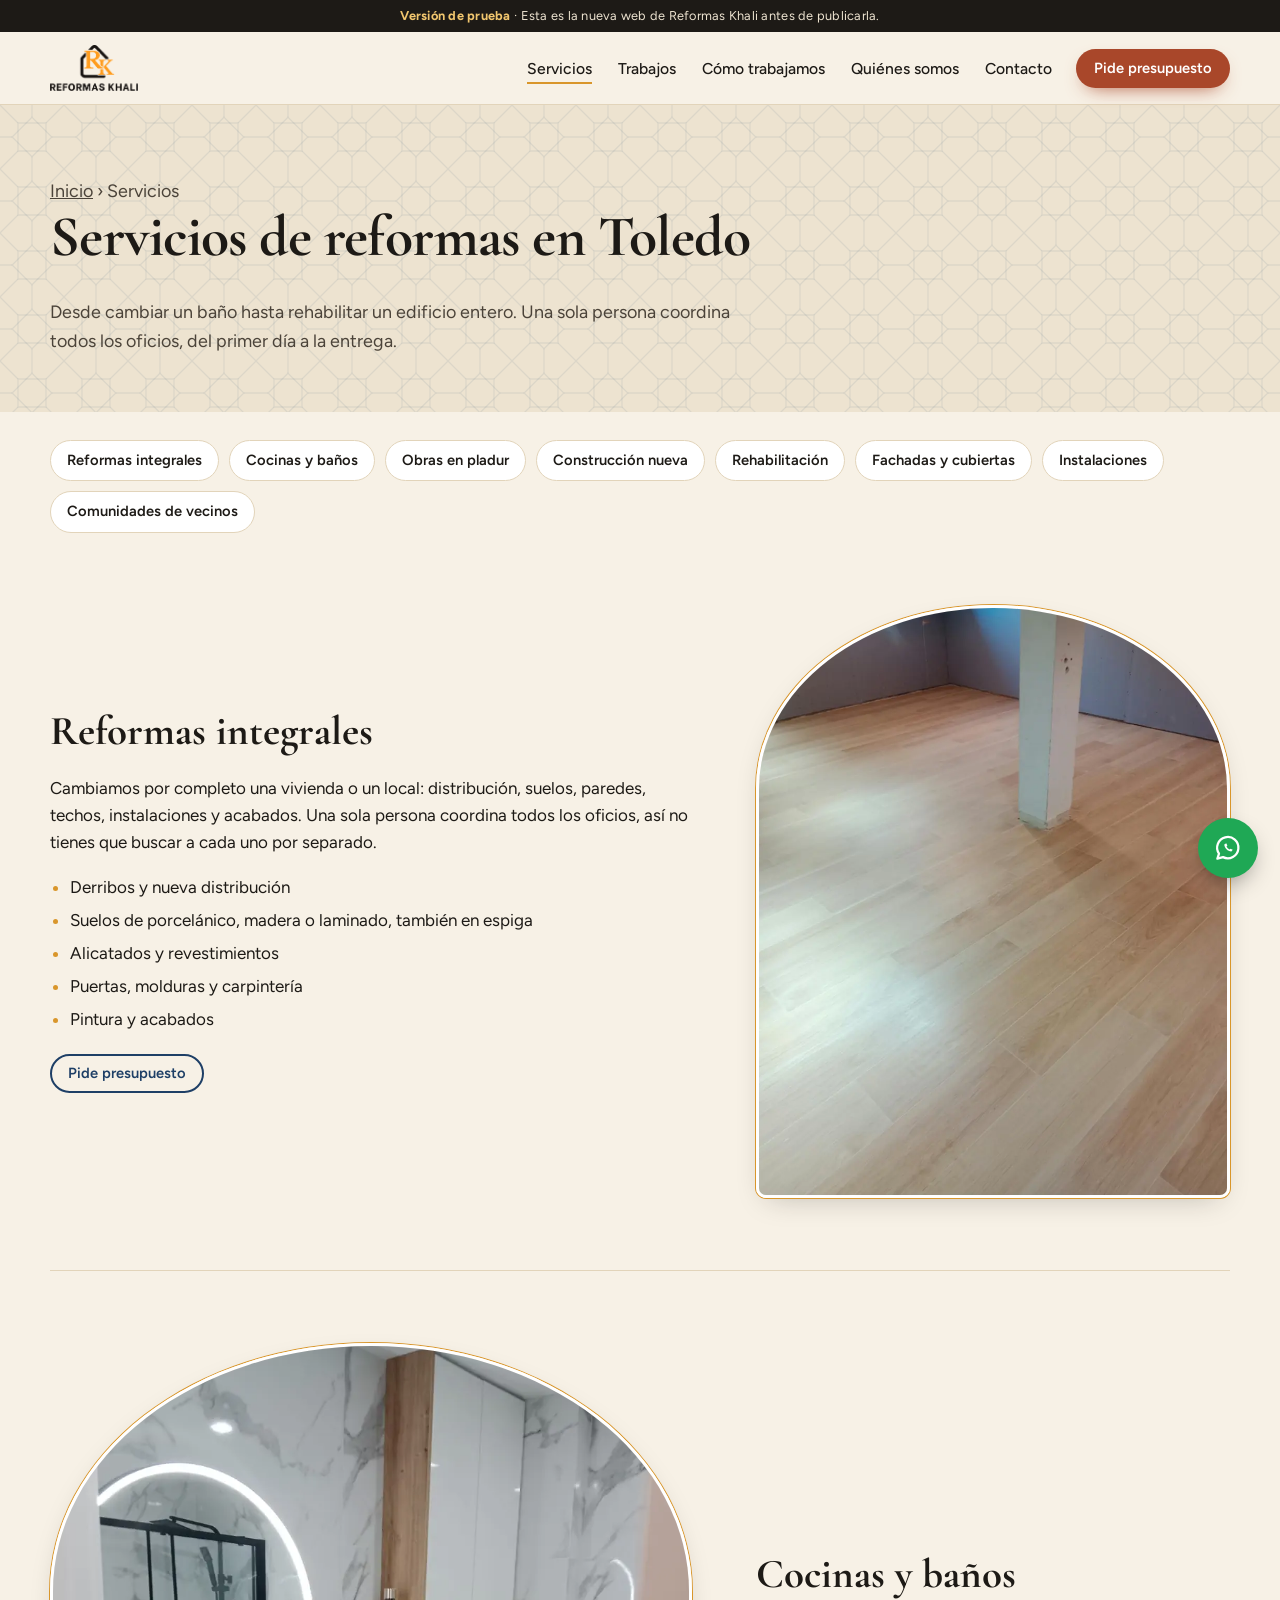
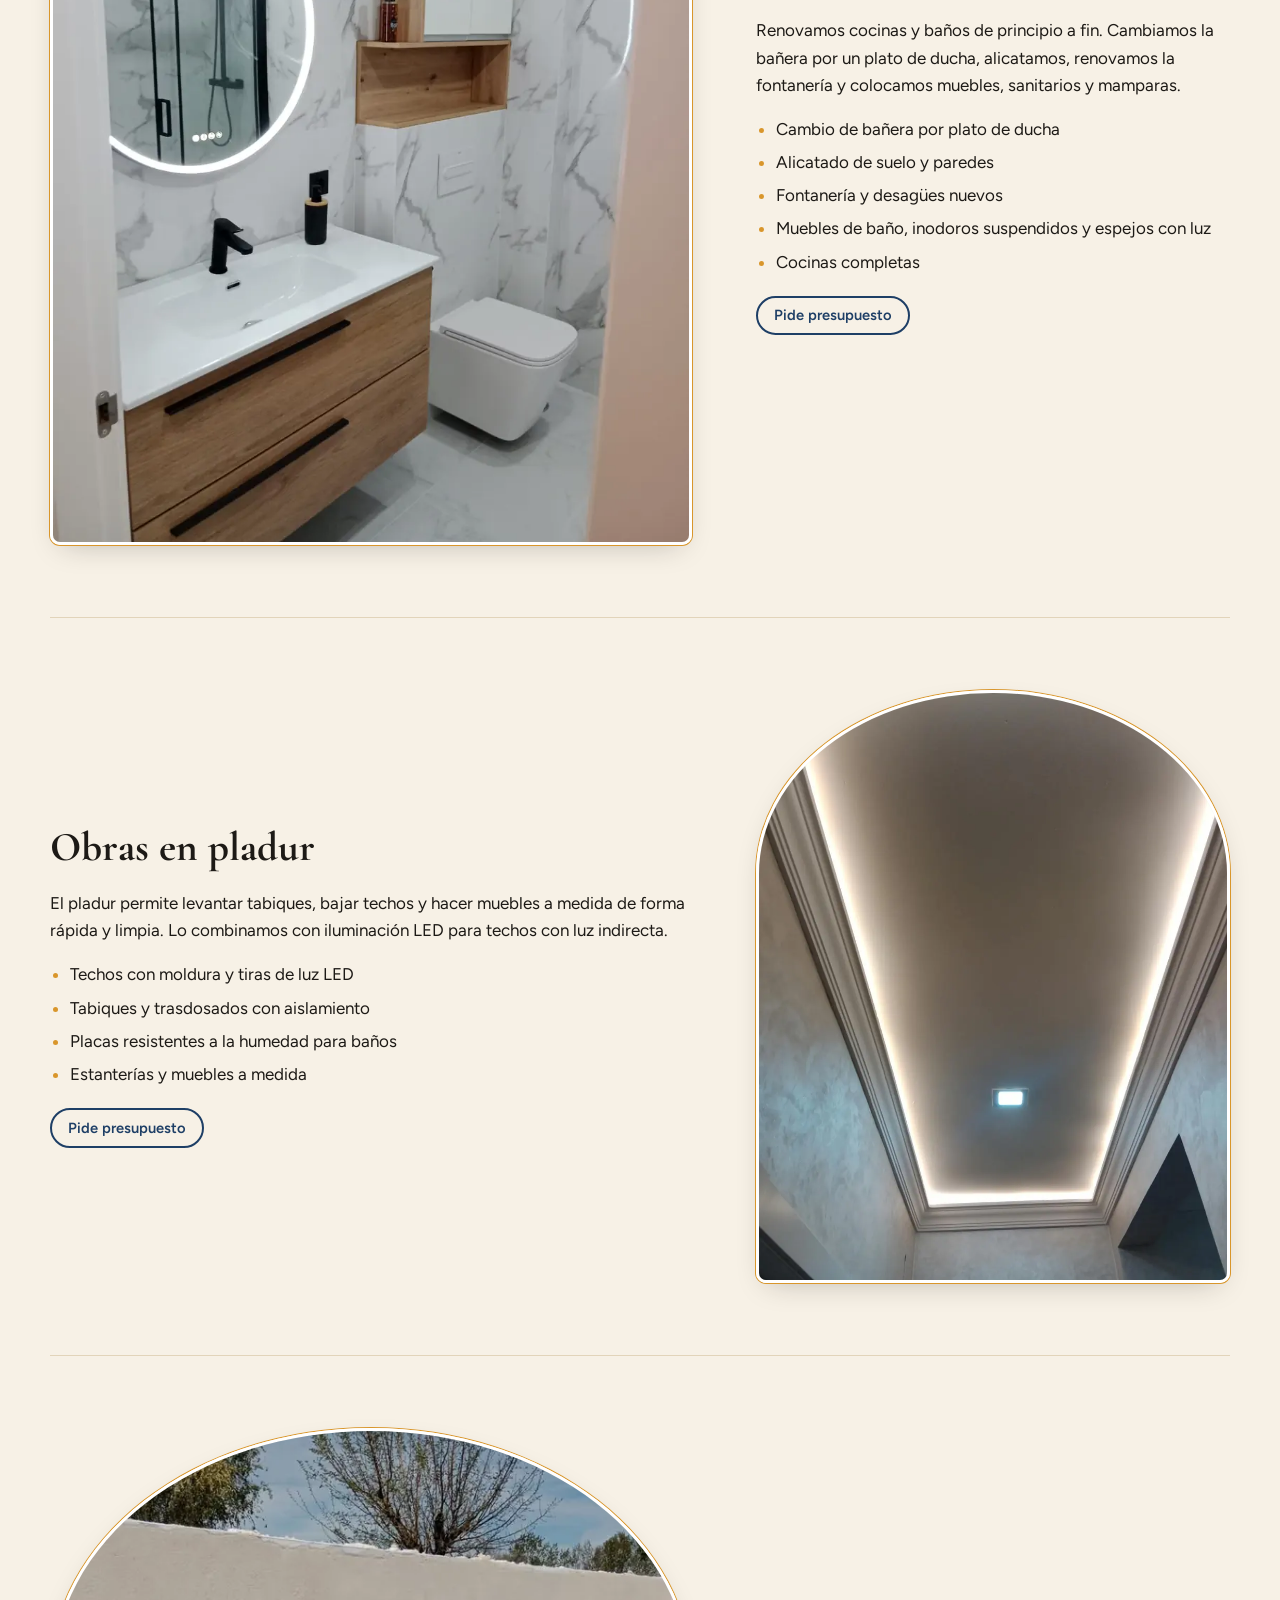
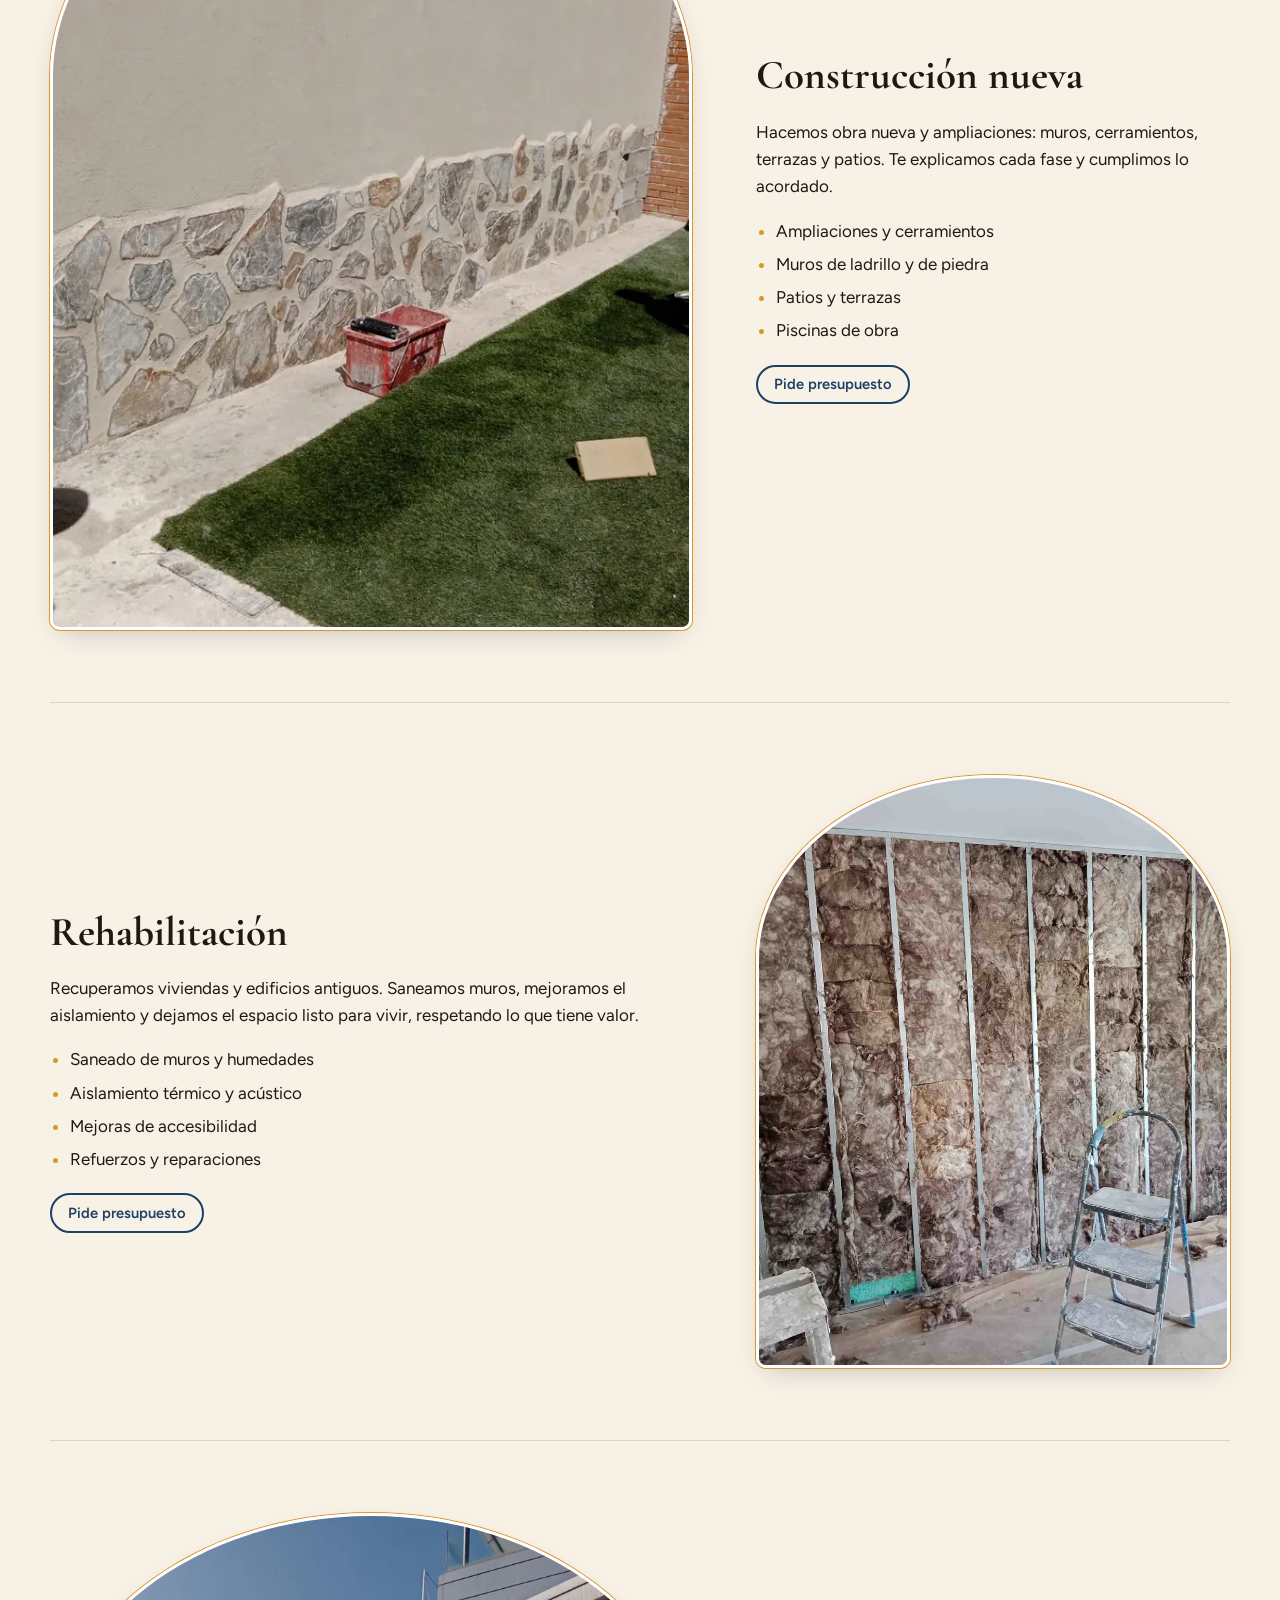
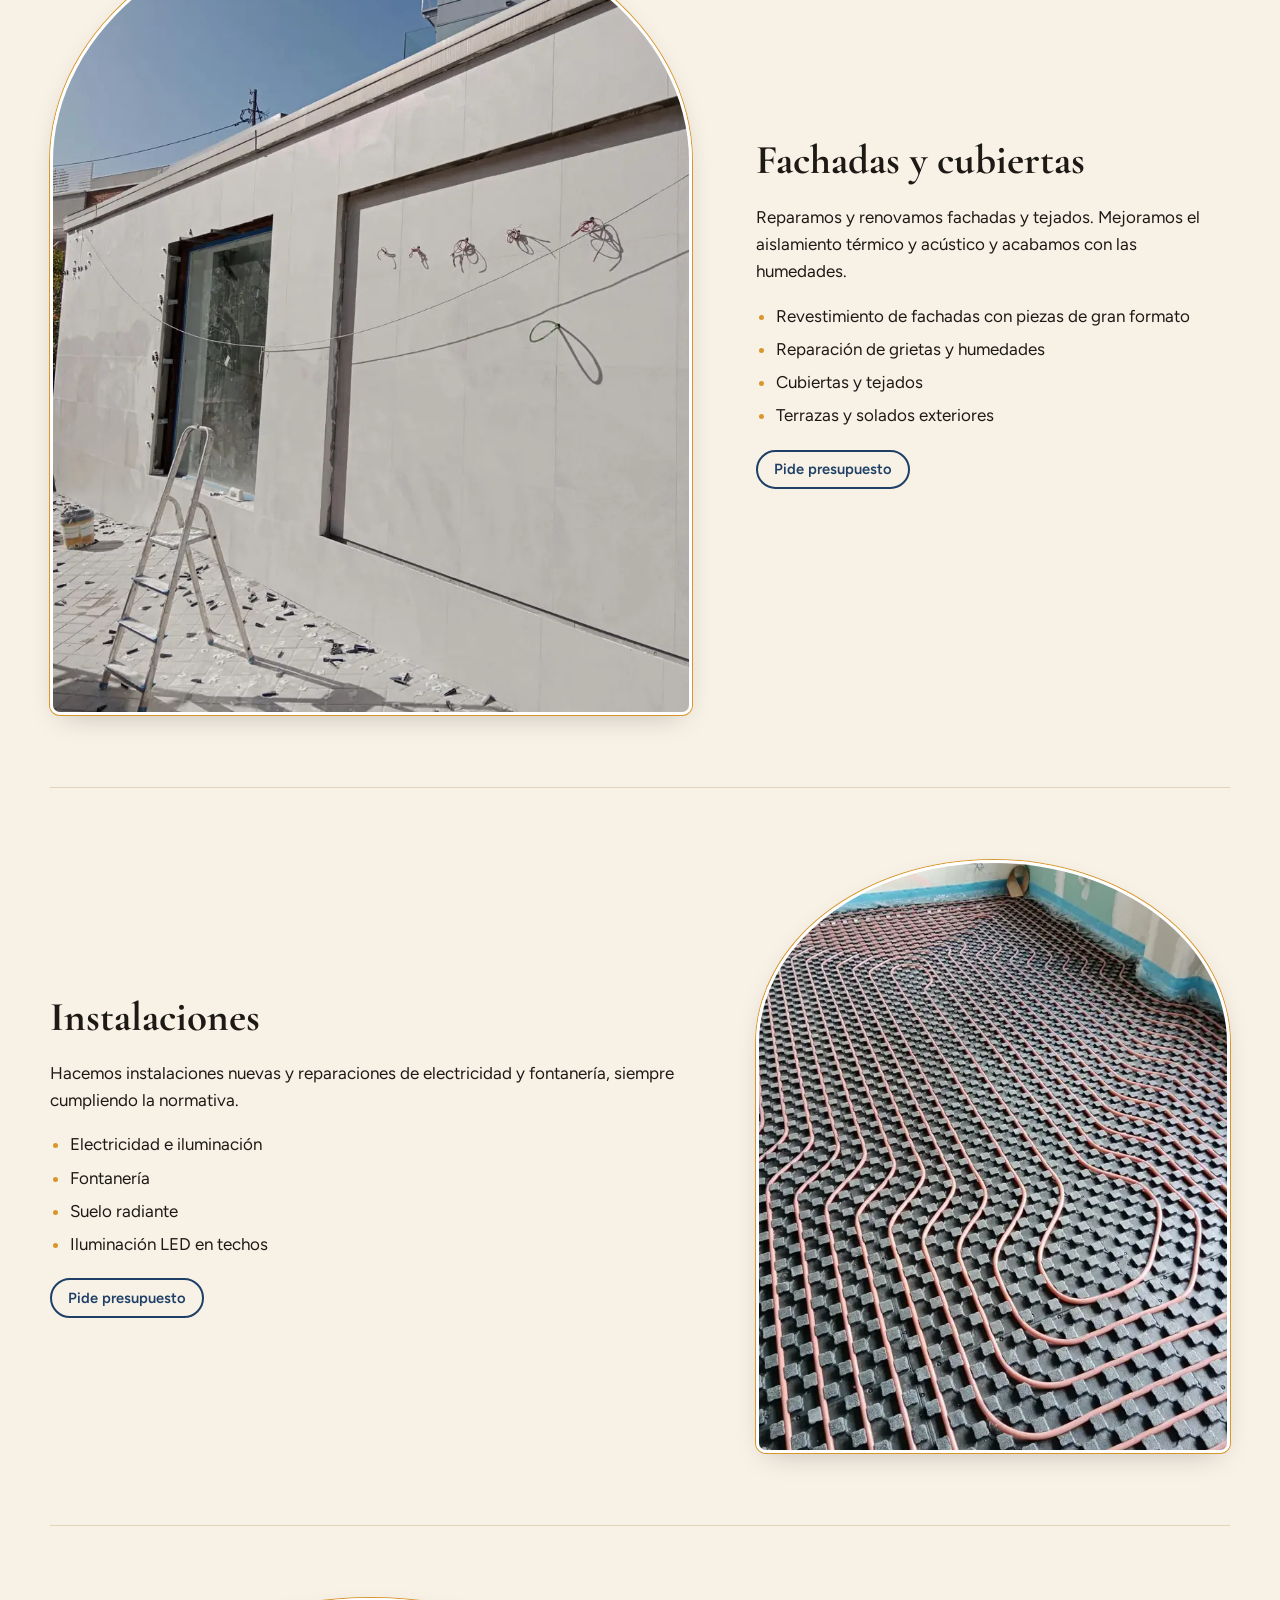
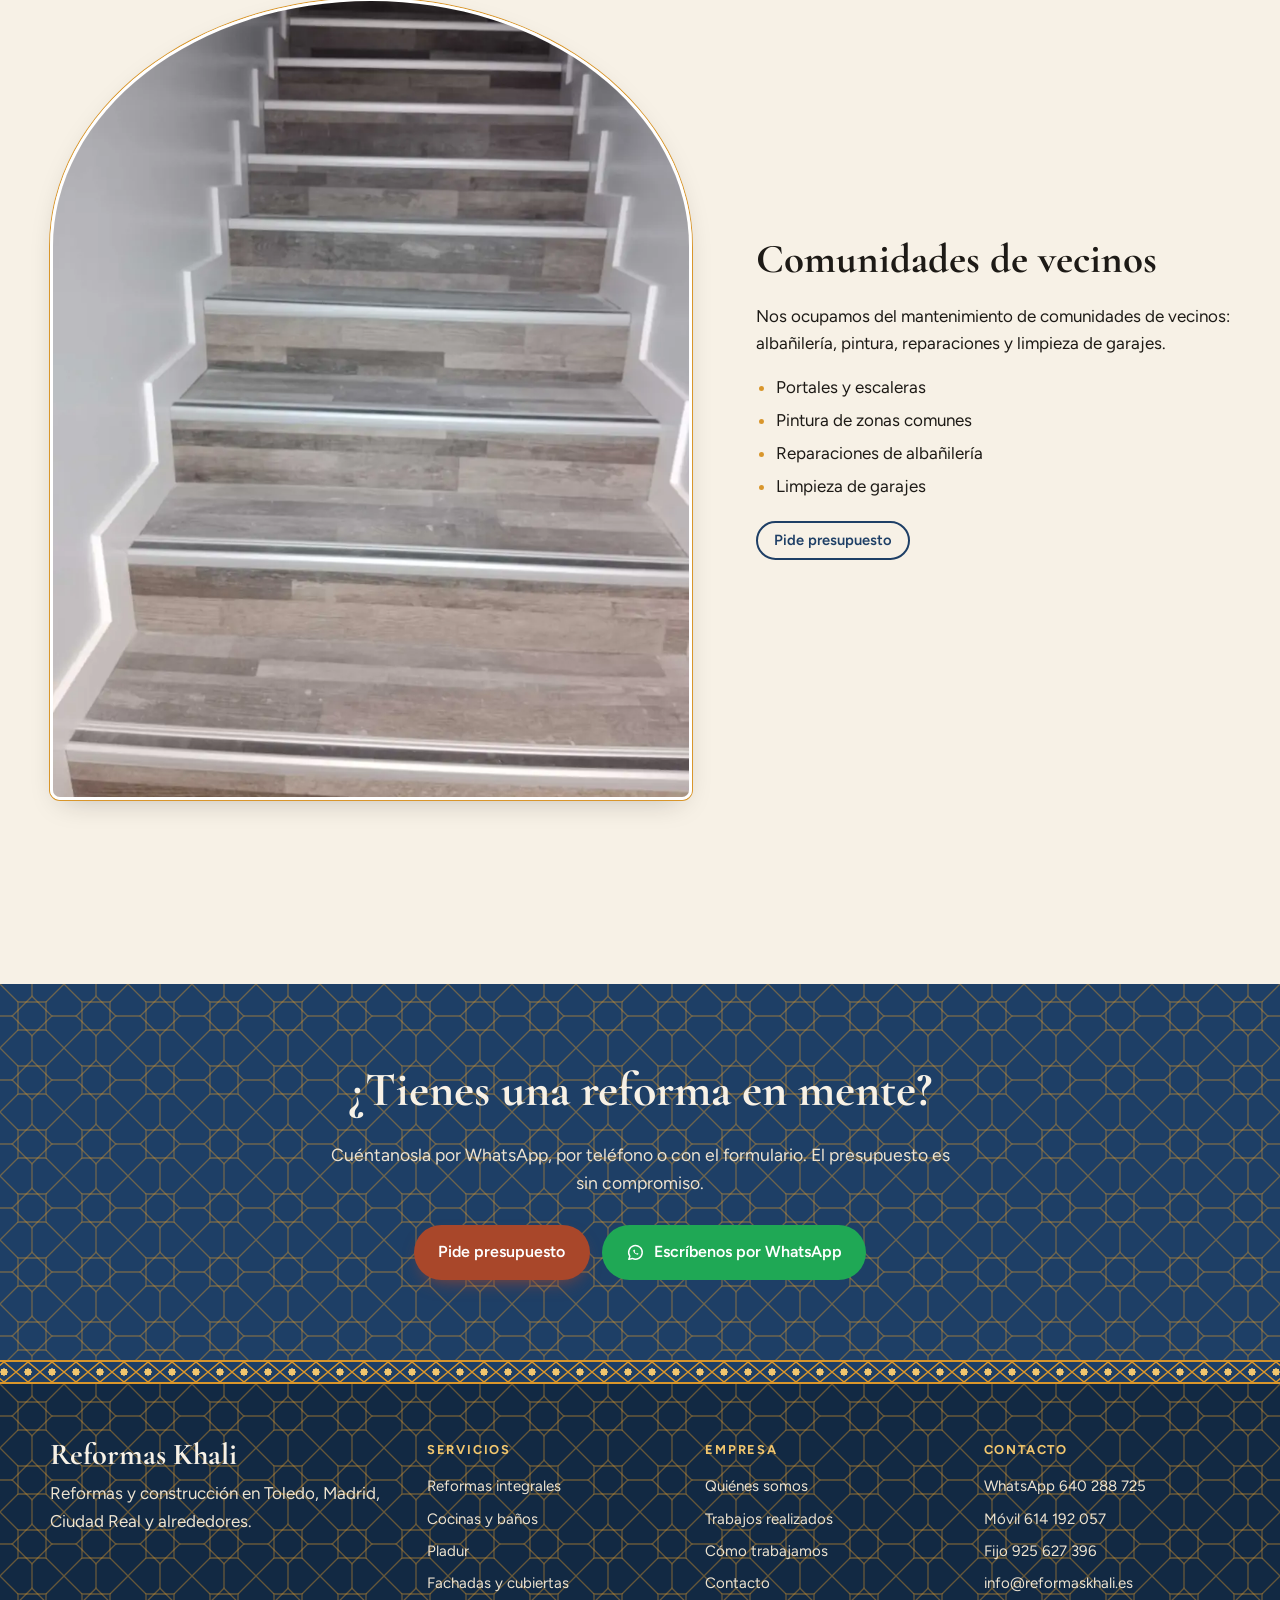
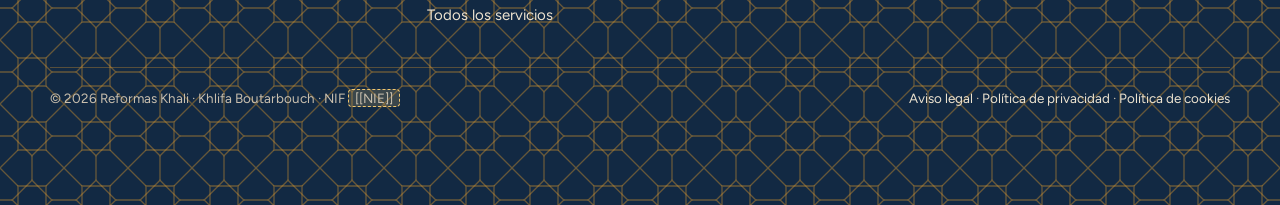
<file: servicios/index.html>
<!doctype html>
<html lang="es">
<head>
  <meta charset="utf-8">
  <meta name="viewport" content="width=device-width, initial-scale=1">
  <title>Servicios de reformas en Toledo | Reformas Khali</title>
  <meta name="description" content="Reformas integrales, cocinas y baños, pladur, obra nueva, rehabilitación, fachadas, instalaciones y comunidades de vecinos en Toledo, Madrid y Ciudad Real.">
  <meta name="robots" content="noindex">
  <link rel="canonical" href="https://www.reformaskhali.es/servicios/">
  <meta property="og:title" content="Servicios de reformas en Toledo | Reformas Khali">
  <meta property="og:description" content="Reformas integrales, cocinas y baños, pladur, obra nueva, rehabilitación, fachadas, instalaciones y comunidades de vecinos en Toledo, Madrid y Ciudad Real.">
  <meta property="og:image" content="https://www.reformaskhali.es/img/obras/bano-espejo-led.webp">
  <meta property="og:url" content="https://www.reformaskhali.es/servicios/">
  <meta property="og:locale" content="es_ES">
  <link rel="icon" href="../img/icono.png">
  <link rel="preload" href="../fonts/figtree.woff2" as="font" type="font/woff2" crossorigin>
  <link rel="stylesheet" href="../css/styles.css">
</head>
<body>

  <svg width="0" height="0" style="position:absolute" aria-hidden="true" focusable="false">
    <defs>
      <clipPath id="arco-herradura" clipPathUnits="objectBoundingBox">
        <path d="M0.08,1 L0.08,0.52 A0.46,0.36 0 1,1 0.92,0.52 L0.92,1 Z"/>
      </clipPath>
    </defs>
  </svg>

  <div class="aviso-maqueta"><strong>Versión de prueba</strong> · Esta es la nueva web de Reformas Khali antes de publicarla.</div>

  <header class="cabecera">
    <div class="contenedor">
      <a class="marca" href="../" aria-label="Reformas Khali, inicio">
        <img src="../img/logo-reformas-khali.png" alt="Reformas Khali" width="366" height="192">
      </a>
      <nav class="menu" id="menu" aria-label="Menú principal">
        <ul>
          <li><a href="../servicios/" aria-current="page">Servicios</a></li>
          <li><a href="../proyectos-realizados/">Trabajos</a></li>
          <li><a href="../#como-trabajamos">Cómo trabajamos</a></li>
          <li><a href="../#nosotros">Quiénes somos</a></li>
          <li><a href="../contacto/">Contacto</a></li>
        </ul>
      </nav>
      <a class="boton boton-principal boton-pequeno" href="../contacto/">Pide presupuesto</a>
      <button class="boton-menu" type="button" aria-expanded="false" aria-controls="menu">
        <span class="sr-only">Abrir menú</span>
        <svg viewBox="0 0 24 24" fill="none" stroke="currentColor" stroke-width="2" stroke-linecap="round"><path d="M4 7h16M4 12h16M4 17h16"/></svg>
      </button>
    </div>
  </header>

  <main id="inicio">

    <section class="cabecera-pagina">
      <div class="contenedor">
        <p class="migas"><a href="../">Inicio</a> › Servicios</p>
        <h1>Servicios de reformas en Toledo</h1>
        <p>Desde cambiar un baño hasta rehabilitar un edificio entero. Una sola persona coordina todos los oficios, del primer día a la entrega.</p>
      </div>
    </section>

    <section class="seccion" style="padding-top:0">
      <div class="contenedor">
        <ul class="indice" aria-label="Ir a un servicio">
          <li><a href="#reformas-integrales">Reformas integrales</a></li>
          <li><a href="#cocinas-y-banos">Cocinas y baños</a></li>
          <li><a href="#pladur">Obras en pladur</a></li>
          <li><a href="#construccion-nueva">Construcción nueva</a></li>
          <li><a href="#rehabilitacion">Rehabilitación</a></li>
          <li><a href="#fachadas-y-cubiertas">Fachadas y cubiertas</a></li>
          <li><a href="#instalaciones">Instalaciones</a></li>
          <li><a href="#comunidades">Comunidades de vecinos</a></li>
        </ul>
        <article class="servicio-detalle" id="reformas-integrales">
          <div class="texto">
            <h2>Reformas integrales</h2>
            <p>Cambiamos por completo una vivienda o un local: distribución, suelos, paredes, techos, instalaciones y acabados. Una sola persona coordina todos los oficios, así no tienes que buscar a cada uno por separado.</p>
            <ul>
              <li>Derribos y nueva distribución</li>
              <li>Suelos de porcelánico, madera o laminado, también en espiga</li>
              <li>Alicatados y revestimientos</li>
              <li>Puertas, molduras y carpintería</li>
              <li>Pintura y acabados</li>
            </ul>
            <a class="boton boton-borde boton-pequeno" href="../contacto/">Pide presupuesto</a>
          </div>
          <div class="foto"><img src="../img/obras/suelo-madera-salon.webp" alt="Salón reformado con suelo de porcelánico imitación madera" width="900" height="1200" loading="lazy"></div>
        </article>
        <article class="servicio-detalle" id="cocinas-y-banos">
          <div class="texto">
            <h2>Cocinas y baños</h2>
            <p>Renovamos cocinas y baños de principio a fin. Cambiamos la bañera por un plato de ducha, alicatamos, renovamos la fontanería y colocamos muebles, sanitarios y mamparas.</p>
            <ul>
              <li>Cambio de bañera por plato de ducha</li>
              <li>Alicatado de suelo y paredes</li>
              <li>Fontanería y desagües nuevos</li>
              <li>Muebles de baño, inodoros suspendidos y espejos con luz</li>
              <li>Cocinas completas</li>
            </ul>
            <a class="boton boton-borde boton-pequeno" href="../contacto/">Pide presupuesto</a>
          </div>
          <div class="foto"><img src="../img/obras/bano-espejo-led.webp" alt="Baño reformado con mueble de madera, espejo redondo con luz y paredes imitación mármol" width="900" height="1200" loading="lazy"></div>
        </article>
        <article class="servicio-detalle" id="pladur">
          <div class="texto">
            <h2>Obras en pladur</h2>
            <p>El pladur permite levantar tabiques, bajar techos y hacer muebles a medida de forma rápida y limpia. Lo combinamos con iluminación LED para techos con luz indirecta.</p>
            <ul>
              <li>Techos con moldura y tiras de luz LED</li>
              <li>Tabiques y trasdosados con aislamiento</li>
              <li>Placas resistentes a la humedad para baños</li>
              <li>Estanterías y muebles a medida</li>
            </ul>
            <a class="boton boton-borde boton-pequeno" href="../contacto/">Pide presupuesto</a>
          </div>
          <div class="foto"><img src="../img/obras/techo-moldura-led.webp" alt="Techo de pladur con moldura y luz indirecta LED" width="900" height="1200" loading="lazy"></div>
        </article>
        <article class="servicio-detalle" id="construccion-nueva">
          <div class="texto">
            <h2>Construcción nueva</h2>
            <p>Hacemos obra nueva y ampliaciones: muros, cerramientos, terrazas y patios. Te explicamos cada fase y cumplimos lo acordado.</p>
            <ul>
              <li>Ampliaciones y cerramientos</li>
              <li>Muros de ladrillo y de piedra</li>
              <li>Patios y terrazas</li>
              <li>Piscinas de obra</li>
            </ul>
            <a class="boton boton-borde boton-pequeno" href="../contacto/">Pide presupuesto</a>
          </div>
          <div class="foto"><img src="../img/obras/muro-piedra-despues.webp" alt="Muro de jardín terminado con zócalo de piedra y césped" width="675" height="1200" loading="lazy"></div>
        </article>
        <article class="servicio-detalle" id="rehabilitacion">
          <div class="texto">
            <h2>Rehabilitación</h2>
            <p>Recuperamos viviendas y edificios antiguos. Saneamos muros, mejoramos el aislamiento y dejamos el espacio listo para vivir, respetando lo que tiene valor.</p>
            <ul>
              <li>Saneado de muros y humedades</li>
              <li>Aislamiento térmico y acústico</li>
              <li>Mejoras de accesibilidad</li>
              <li>Refuerzos y reparaciones</li>
            </ul>
            <a class="boton boton-borde boton-pequeno" href="../contacto/">Pide presupuesto</a>
          </div>
          <div class="foto"><img src="../img/pared-antes.webp" alt="Muro saneado con estructura de perfiles y aislamiento" width="900" height="1200" loading="lazy"></div>
        </article>
        <article class="servicio-detalle" id="fachadas-y-cubiertas">
          <div class="texto">
            <h2>Fachadas y cubiertas</h2>
            <p>Reparamos y renovamos fachadas y tejados. Mejoramos el aislamiento térmico y acústico y acabamos con las humedades.</p>
            <ul>
              <li>Revestimiento de fachadas con piezas de gran formato</li>
              <li>Reparación de grietas y humedades</li>
              <li>Cubiertas y tejados</li>
              <li>Terrazas y solados exteriores</li>
            </ul>
            <a class="boton boton-borde boton-pequeno" href="../contacto/">Pide presupuesto</a>
          </div>
          <div class="foto"><img src="../img/obras/fachada-despues.webp" alt="Fachada revestida con placas de porcelánico claro" width="900" height="1200" loading="lazy"></div>
        </article>
        <article class="servicio-detalle" id="instalaciones">
          <div class="texto">
            <h2>Instalaciones</h2>
            <p>Hacemos instalaciones nuevas y reparaciones de electricidad y fontanería, siempre cumpliendo la normativa.</p>
            <ul>
              <li>Electricidad e iluminación</li>
              <li>Fontanería</li>
              <li>Suelo radiante</li>
              <li>Iluminación LED en techos</li>
            </ul>
            <a class="boton boton-borde boton-pequeno" href="../contacto/">Pide presupuesto</a>
          </div>
          <div class="foto"><img src="../img/obras/suelo-radiante.webp" alt="Instalación de suelo radiante con tubos sobre panel aislante" width="675" height="900" loading="lazy"></div>
        </article>
        <article class="servicio-detalle" id="comunidades">
          <div class="texto">
            <h2>Comunidades de vecinos</h2>
            <p>Nos ocupamos del mantenimiento de comunidades de vecinos: albañilería, pintura, reparaciones y limpieza de garajes.</p>
            <ul>
              <li>Portales y escaleras</li>
              <li>Pintura de zonas comunes</li>
              <li>Reparaciones de albañilería</li>
              <li>Limpieza de garajes</li>
            </ul>
            <a class="boton boton-borde boton-pequeno" href="../contacto/">Pide presupuesto</a>
          </div>
          <div class="foto"><img src="../img/escalera-porcelanico.webp" alt="Escalera revestida de porcelánico con perfiles de aluminio" width="900" height="1200" loading="lazy"></div>
        </article>
      </div>
    </section>

    <section class="banda">
      <div class="contenedor">
        <h2>¿Tienes una reforma en mente?</h2>
        <p>Cuéntanosla por WhatsApp, por teléfono o con el formulario. El presupuesto es sin compromiso.</p>
        <div class="acciones">
          <a class="boton boton-principal" href="../contacto/">Pide presupuesto</a>
          <a class="boton boton-whatsapp" href="https://wa.me/34640288725?text=Hola%2C%20quiero%20pedir%20presupuesto%20para%20una%20reforma" target="_blank" rel="noopener"><svg viewBox="0 0 24 24" fill="none" stroke="currentColor" stroke-width="1.8" stroke-linejoin="round" aria-hidden="true"><path d="M3.5 20.5l1.3-4A8.5 8.5 0 1 1 8 19.3z"/><path d="M9 9.2c.2 2.9 2.8 5.4 5.7 5.6l1.1-1.4-1.8-.9-.8.7a4.6 4.6 0 0 1-2.4-2.4l.7-.8-.9-1.8z" fill="currentColor" stroke="none"/></svg> Escríbenos por WhatsApp</a>
        </div>
      </div>
    </section>
  </main>

  <div class="cenefa" aria-hidden="true"></div>
  <footer class="pie">
    <div class="contenedor">
      <div class="pie-rejilla">
        <div>
          <p class="nombre">Reformas Khali</p>
          <p>Reformas y construcción en Toledo, Madrid, Ciudad Real y alrededores.</p>
        </div>
        <div>
          <h4>Servicios</h4>
          <ul>
            <li><a href="../servicios/#reformas-integrales">Reformas integrales</a></li>
            <li><a href="../servicios/#cocinas-y-banos">Cocinas y baños</a></li>
            <li><a href="../servicios/#pladur">Pladur</a></li>
            <li><a href="../servicios/#fachadas-y-cubiertas">Fachadas y cubiertas</a></li>
            <li><a href="../servicios/">Todos los servicios</a></li>
          </ul>
        </div>
        <div>
          <h4>Empresa</h4>
          <ul>
            <li><a href="../#nosotros">Quiénes somos</a></li>
            <li><a href="../proyectos-realizados/">Trabajos realizados</a></li>
            <li><a href="../#como-trabajamos">Cómo trabajamos</a></li>
            <li><a href="../contacto/">Contacto</a></li>
          </ul>
        </div>
        <div>
          <h4>Contacto</h4>
          <ul>
            <li><a href="https://wa.me/34640288725" target="_blank" rel="noopener">WhatsApp 640 288 725</a></li>
            <li><a href="tel:+34614192057">Móvil 614 192 057</a></li>
            <li><a href="tel:+34925627396">Fijo 925 627 396</a></li>
            <li><a href="mailto:info@reformaskhali.es">info@reformaskhali.es</a></li>
          </ul>
        </div>
      </div>
      <div class="pie-legal">
        <span>© <span id="anio">2026</span> Reformas Khali · Khlifa Boutarbouch · NIF <span class="pendiente">[[NIE]]</span></span>
        <span><a href="../aviso-legal/">Aviso legal</a> · <a href="../politica-privacidad/">Política de privacidad</a> · <a href="../politica-de-cookies/">Política de cookies</a></span>
      </div>
    </div>
  </footer>

  <a class="wa-flotante" href="https://wa.me/34640288725?text=Hola%2C%20quiero%20pedir%20presupuesto%20para%20una%20reforma" target="_blank" rel="noopener" aria-label="Escríbenos por WhatsApp">
    <svg viewBox="0 0 24 24" fill="none" stroke="currentColor" stroke-width="1.8" stroke-linejoin="round" aria-hidden="true"><path d="M3.5 20.5l1.3-4A8.5 8.5 0 1 1 8 19.3z"/><path d="M9 9.2c.2 2.9 2.8 5.4 5.7 5.6l1.1-1.4-1.8-.9-.8.7a4.6 4.6 0 0 1-2.4-2.4l.7-.8-.9-1.8z" fill="currentColor" stroke="none"/></svg>
  </a>
  <nav class="barra-movil" aria-label="Contacto rápido">
    <a class="boton llamar" href="tel:+34614192057">
      <svg viewBox="0 0 24 24" fill="none" stroke="currentColor" stroke-width="1.8" stroke-linecap="round" stroke-linejoin="round" aria-hidden="true"><path d="M5 3h3.5l1.8 4.5-2.3 1.4a11 11 0 0 0 7.1 7.1l1.4-2.3L21 15.5V19a2 2 0 0 1-2 2A16 16 0 0 1 3 5a2 2 0 0 1 2-2z"/></svg>
      Llamar
    </a>
    <a class="boton boton-whatsapp" href="https://wa.me/34640288725?text=Hola%2C%20quiero%20pedir%20presupuesto%20para%20una%20reforma" target="_blank" rel="noopener">
      <svg viewBox="0 0 24 24" fill="none" stroke="currentColor" stroke-width="1.8" stroke-linejoin="round" aria-hidden="true"><path d="M3.5 20.5l1.3-4A8.5 8.5 0 1 1 8 19.3z"/><path d="M9 9.2c.2 2.9 2.8 5.4 5.7 5.6l1.1-1.4-1.8-.9-.8.7a4.6 4.6 0 0 1-2.4-2.4l.7-.8-.9-1.8z" fill="currentColor" stroke="none"/></svg>
      WhatsApp
    </a>
  </nav>

  <script src="../js/main.js"></script>
</body>
</html>
</file>
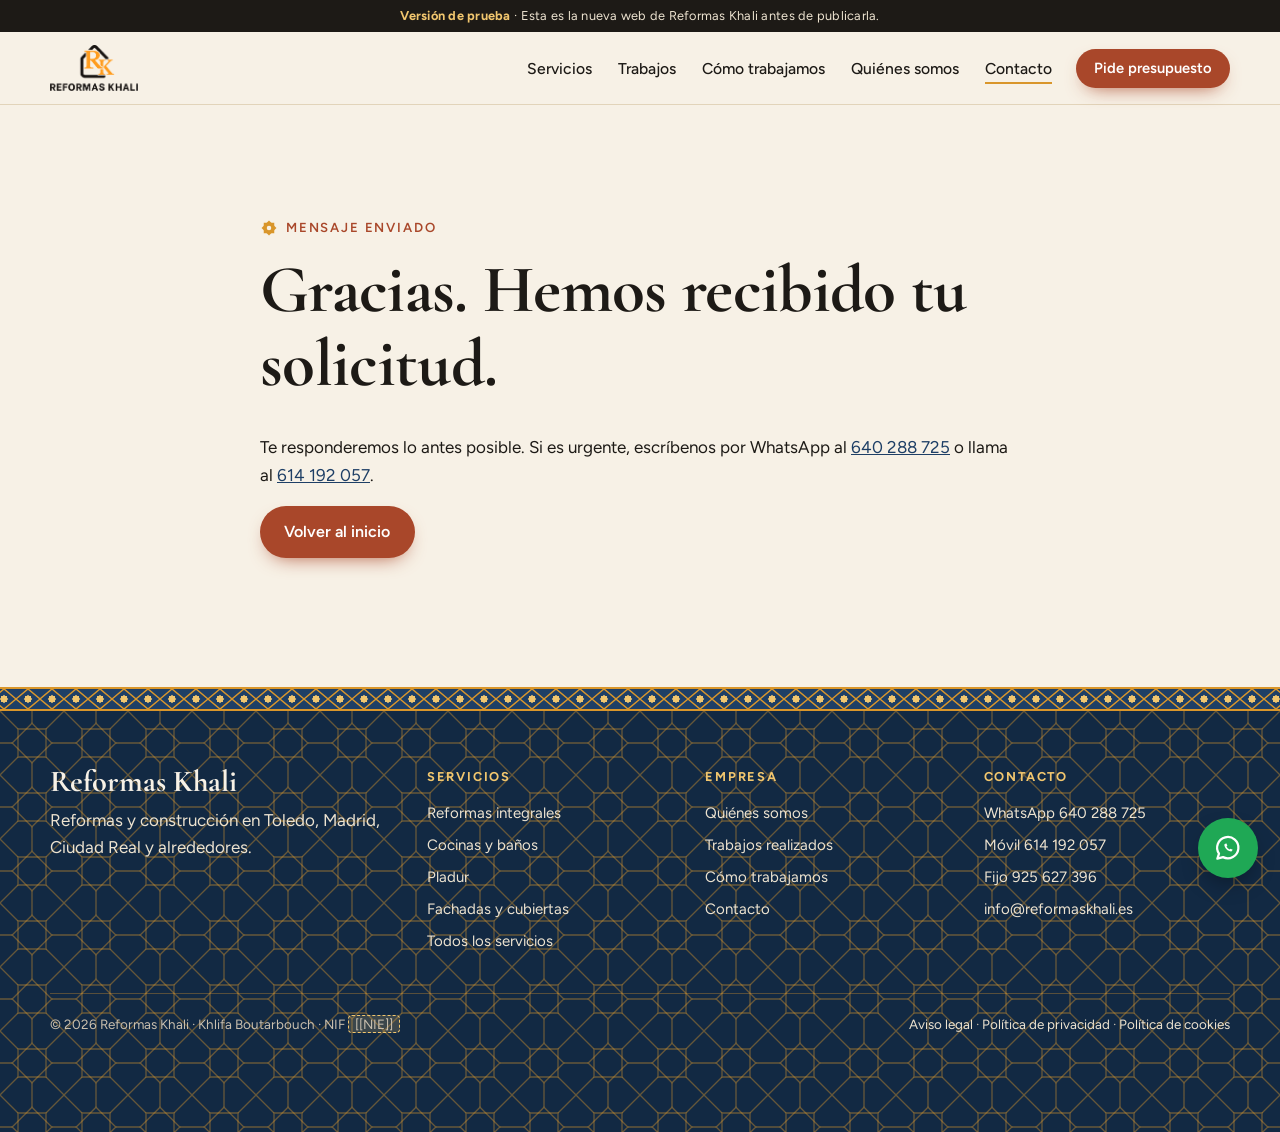
<file: contacto/gracias/index.html>
<!doctype html>
<html lang="es">
<head>
  <meta charset="utf-8">
  <meta name="viewport" content="width=device-width, initial-scale=1">
  <title>Mensaje enviado | Reformas Khali</title>
  <meta name="description" content="Hemos recibido tu solicitud de presupuesto.">
  <meta name="robots" content="noindex">
  <link rel="canonical" href="https://www.reformaskhali.es/contacto/gracias/">
  <meta property="og:title" content="Mensaje enviado | Reformas Khali">
  <meta property="og:description" content="Hemos recibido tu solicitud de presupuesto.">
  <meta property="og:image" content="https://www.reformaskhali.es/img/obras/bano-espejo-led.webp">
  <meta property="og:url" content="https://www.reformaskhali.es/contacto/gracias/">
  <meta property="og:locale" content="es_ES">
  <link rel="icon" href="../../img/icono.png">
  <link rel="preload" href="../../fonts/figtree.woff2" as="font" type="font/woff2" crossorigin>
  <link rel="stylesheet" href="../../css/styles.css">
</head>
<body>

  <svg width="0" height="0" style="position:absolute" aria-hidden="true" focusable="false">
    <defs>
      <clipPath id="arco-herradura" clipPathUnits="objectBoundingBox">
        <path d="M0.08,1 L0.08,0.52 A0.46,0.36 0 1,1 0.92,0.52 L0.92,1 Z"/>
      </clipPath>
    </defs>
  </svg>

  <div class="aviso-maqueta"><strong>Versión de prueba</strong> · Esta es la nueva web de Reformas Khali antes de publicarla.</div>

  <header class="cabecera">
    <div class="contenedor">
      <a class="marca" href="../../" aria-label="Reformas Khali, inicio">
        <img src="../../img/logo-reformas-khali.png" alt="Reformas Khali" width="366" height="192">
      </a>
      <nav class="menu" id="menu" aria-label="Menú principal">
        <ul>
          <li><a href="../../servicios/">Servicios</a></li>
          <li><a href="../../proyectos-realizados/">Trabajos</a></li>
          <li><a href="../../#como-trabajamos">Cómo trabajamos</a></li>
          <li><a href="../../#nosotros">Quiénes somos</a></li>
          <li><a href="../../contacto/" aria-current="page">Contacto</a></li>
        </ul>
      </nav>
      <a class="boton boton-principal boton-pequeno" href="../../contacto/">Pide presupuesto</a>
      <button class="boton-menu" type="button" aria-expanded="false" aria-controls="menu">
        <span class="sr-only">Abrir menú</span>
        <svg viewBox="0 0 24 24" fill="none" stroke="currentColor" stroke-width="2" stroke-linecap="round"><path d="M4 7h16M4 12h16M4 17h16"/></svg>
      </button>
    </div>
  </header>

  <main id="inicio">

    <section class="seccion">
      <div class="contenedor texto-legal">
        <p class="antetitulo">Mensaje enviado</p>
        <h1>Gracias. Hemos recibido tu solicitud.</h1>
        <p>Te responderemos lo antes posible. Si es urgente, escríbenos por WhatsApp al <a href="https://wa.me/34640288725?text=Hola%2C%20quiero%20pedir%20presupuesto%20para%20una%20reforma" target="_blank" rel="noopener">640 288 725</a> o llama al <a href="tel:+34614192057">614 192 057</a>.</p>
        <p><a class="boton boton-principal" href="../../">Volver al inicio</a></p>
      </div>
    </section>
  </main>

  <div class="cenefa" aria-hidden="true"></div>
  <footer class="pie">
    <div class="contenedor">
      <div class="pie-rejilla">
        <div>
          <p class="nombre">Reformas Khali</p>
          <p>Reformas y construcción en Toledo, Madrid, Ciudad Real y alrededores.</p>
        </div>
        <div>
          <h4>Servicios</h4>
          <ul>
            <li><a href="../../servicios/#reformas-integrales">Reformas integrales</a></li>
            <li><a href="../../servicios/#cocinas-y-banos">Cocinas y baños</a></li>
            <li><a href="../../servicios/#pladur">Pladur</a></li>
            <li><a href="../../servicios/#fachadas-y-cubiertas">Fachadas y cubiertas</a></li>
            <li><a href="../../servicios/">Todos los servicios</a></li>
          </ul>
        </div>
        <div>
          <h4>Empresa</h4>
          <ul>
            <li><a href="../../#nosotros">Quiénes somos</a></li>
            <li><a href="../../proyectos-realizados/">Trabajos realizados</a></li>
            <li><a href="../../#como-trabajamos">Cómo trabajamos</a></li>
            <li><a href="../../contacto/">Contacto</a></li>
          </ul>
        </div>
        <div>
          <h4>Contacto</h4>
          <ul>
            <li><a href="https://wa.me/34640288725" target="_blank" rel="noopener">WhatsApp 640 288 725</a></li>
            <li><a href="tel:+34614192057">Móvil 614 192 057</a></li>
            <li><a href="tel:+34925627396">Fijo 925 627 396</a></li>
            <li><a href="mailto:info@reformaskhali.es">info@reformaskhali.es</a></li>
          </ul>
        </div>
      </div>
      <div class="pie-legal">
        <span>© <span id="anio">2026</span> Reformas Khali · Khlifa Boutarbouch · NIF <span class="pendiente">[[NIE]]</span></span>
        <span><a href="../../aviso-legal/">Aviso legal</a> · <a href="../../politica-privacidad/">Política de privacidad</a> · <a href="../../politica-de-cookies/">Política de cookies</a></span>
      </div>
    </div>
  </footer>

  <a class="wa-flotante" href="https://wa.me/34640288725?text=Hola%2C%20quiero%20pedir%20presupuesto%20para%20una%20reforma" target="_blank" rel="noopener" aria-label="Escríbenos por WhatsApp">
    <svg viewBox="0 0 24 24" fill="none" stroke="currentColor" stroke-width="1.8" stroke-linejoin="round" aria-hidden="true"><path d="M3.5 20.5l1.3-4A8.5 8.5 0 1 1 8 19.3z"/><path d="M9 9.2c.2 2.9 2.8 5.4 5.7 5.6l1.1-1.4-1.8-.9-.8.7a4.6 4.6 0 0 1-2.4-2.4l.7-.8-.9-1.8z" fill="currentColor" stroke="none"/></svg>
  </a>
  <nav class="barra-movil" aria-label="Contacto rápido">
    <a class="boton llamar" href="tel:+34614192057">
      <svg viewBox="0 0 24 24" fill="none" stroke="currentColor" stroke-width="1.8" stroke-linecap="round" stroke-linejoin="round" aria-hidden="true"><path d="M5 3h3.5l1.8 4.5-2.3 1.4a11 11 0 0 0 7.1 7.1l1.4-2.3L21 15.5V19a2 2 0 0 1-2 2A16 16 0 0 1 3 5a2 2 0 0 1 2-2z"/></svg>
      Llamar
    </a>
    <a class="boton boton-whatsapp" href="https://wa.me/34640288725?text=Hola%2C%20quiero%20pedir%20presupuesto%20para%20una%20reforma" target="_blank" rel="noopener">
      <svg viewBox="0 0 24 24" fill="none" stroke="currentColor" stroke-width="1.8" stroke-linejoin="round" aria-hidden="true"><path d="M3.5 20.5l1.3-4A8.5 8.5 0 1 1 8 19.3z"/><path d="M9 9.2c.2 2.9 2.8 5.4 5.7 5.6l1.1-1.4-1.8-.9-.8.7a4.6 4.6 0 0 1-2.4-2.4l.7-.8-.9-1.8z" fill="currentColor" stroke="none"/></svg>
      WhatsApp
    </a>
  </nav>

  <script src="../../js/main.js"></script>
</body>
</html>
</file>
<file: css/styles.css>
/* =========================================================
   Reformas Khali · Maqueta de propuesta
   Estética: Toledo de las tres culturas
   - Ladrillo mudéjar (terracota) · Azulejo y lacería (azul, verde)
   - Damasquinado toledano (oro) · Cal y piedra (fondos claros)
   - Arcos de herradura, estrellas de ocho puntas, sebka y cenefas
   ========================================================= */

/* Fuentes alojadas en la propia web (licencia SIL Open Font License). Sin Google Fonts: no se envía la IP del visitante a terceros. */
@font-face { font-family: "Cormorant Garamond"; font-style: normal; font-weight: 300 700; font-display: swap; src: url("../fonts/cormorant-garamond.woff2") format("woff2"); }
@font-face { font-family: "Cormorant Garamond"; font-style: italic; font-weight: 300 700; font-display: swap; src: url("../fonts/cormorant-garamond-italic.woff2") format("woff2"); }
@font-face { font-family: "Figtree"; font-style: normal; font-weight: 300 900; font-display: swap; src: url("../fonts/figtree.woff2") format("woff2"); }

:root {
  /* Paleta */
  --cal: #F7F1E6;          /* muro encalado */
  --piedra: #EDE3D0;       /* piedra / yeso */
  --piedra-2: #E2D4BA;
  --tinta: #1D1A16;
  --tinta-2: #4B4339;
  --azul: #1E3F66;         /* azulejo cobalto */
  --azul-osc: #122943;
  --verde: #2E5E4E;        /* alicatado verde */
  --ladrillo: #A9472A;     /* ladrillo mudéjar */
  --ladrillo-osc: #7E3119;
  --oro: #D9962B;          /* damasquinado · color de marca */
  --oro-claro: #F1C66E;
  --whatsapp: #1FA855;

  /* Tipografía */
  --f-titulo: "Cormorant Garamond", "Georgia", serif;
  --f-texto: "Figtree", system-ui, -apple-system, "Segoe UI", sans-serif;

  /* Medidas */
  --ancho: 1180px;
  --radio: 14px;
  --sombra: 0 10px 30px -12px rgba(29, 26, 22, .28);

  /* Patrones (SVG en línea) */
  --lazo-oro: url("data:image/svg+xml,%3Csvg xmlns='http://www.w3.org/2000/svg' width='64' height='64' viewBox='0 0 64 64'%3E%3Cg fill='none' stroke='%23D9962B' stroke-opacity='.42' stroke-width='1.3'%3E%3Cpath d='M18 18h28v28H18z'/%3E%3Cpath d='M32 12.2L51.8 32 32 51.8 12.2 32z'/%3E%3Cpath d='M18 18L0 0M46 18L64 0M18 46L0 64M46 46L64 64M32 12.2V0M32 51.8V64M12.2 32H0M51.8 32H64'/%3E%3C/g%3E%3C/svg%3E");
  --lazo-azul: url("data:image/svg+xml,%3Csvg xmlns='http://www.w3.org/2000/svg' width='64' height='64' viewBox='0 0 64 64'%3E%3Cg fill='none' stroke='%231E3F66' stroke-opacity='.08' stroke-width='1.3'%3E%3Cpath d='M18 18h28v28H18z'/%3E%3Cpath d='M32 12.2L51.8 32 32 51.8 12.2 32z'/%3E%3Cpath d='M18 18L0 0M46 18L64 0M18 46L0 64M46 46L64 64M32 12.2V0M32 51.8V64M12.2 32H0M51.8 32H64'/%3E%3C/g%3E%3C/svg%3E");
  --ladrillos: url("data:image/svg+xml,%3Csvg xmlns='http://www.w3.org/2000/svg' width='72' height='36' viewBox='0 0 72 36'%3E%3Crect width='72' height='36' fill='%23C8A27E'/%3E%3Cg fill='%23A9472A'%3E%3Crect x='1' y='1' width='34' height='16' rx='1'/%3E%3Crect x='19' y='19' width='34' height='16' rx='1'/%3E%3C/g%3E%3Cg fill='%23974026'%3E%3Crect x='37' y='1' width='34' height='16' rx='1'/%3E%3Crect x='-17' y='19' width='34' height='16' rx='1'/%3E%3Crect x='55' y='19' width='34' height='16' rx='1'/%3E%3C/g%3E%3C/svg%3E");
  --cenefa: url("data:image/svg+xml,%3Csvg xmlns='http://www.w3.org/2000/svg' width='48' height='24' viewBox='0 0 48 24'%3E%3Crect width='48' height='24' fill='%231E3F66'/%3E%3Cg fill='none' stroke='%23D9962B' stroke-width='1.4'%3E%3Cpath d='M0 12L12 2 24 12 12 22zM24 12L36 2 48 12 36 22z'/%3E%3C/g%3E%3Cg fill='%23F1C66E'%3E%3Crect x='9' y='9' width='6' height='6'/%3E%3Crect x='9' y='9' width='6' height='6' transform='rotate(45 12 12)'/%3E%3Crect x='33' y='9' width='6' height='6'/%3E%3Crect x='33' y='9' width='6' height='6' transform='rotate(45 36 12)'/%3E%3C/g%3E%3C/svg%3E");
  --estrella: url("data:image/svg+xml,%3Csvg xmlns='http://www.w3.org/2000/svg' viewBox='0 0 24 24'%3E%3Cg fill='%23D9962B'%3E%3Crect x='5' y='5' width='14' height='14'/%3E%3Crect x='5' y='5' width='14' height='14' transform='rotate(45 12 12)'/%3E%3C/g%3E%3Ccircle cx='12' cy='12' r='3' fill='%23F7F1E6'/%3E%3C/svg%3E");
}

/* ---------- Base ---------- */
*, *::before, *::after { box-sizing: border-box; }
html { scroll-behavior: smooth; scroll-padding-top: 84px; }
body {
  margin: 0;
  font-family: var(--f-texto);
  font-size: 17px;
  line-height: 1.6;
  color: var(--tinta);
  background: var(--cal);
  -webkit-font-smoothing: antialiased;
}
img { max-width: 100%; height: auto; display: block; }
a { color: var(--azul); }
h1, h2, h3 { font-family: var(--f-titulo); line-height: 1.1; margin: 0 0 .5em; color: var(--tinta); }
h1 { font-size: clamp(2.5rem, 5.4vw, 4.2rem); font-weight: 700; letter-spacing: -.01em; }
h2 { font-size: clamp(2rem, 3.8vw, 3rem); font-weight: 700; }
h3 { font-size: 1.5rem; font-weight: 700; }
p { margin: 0 0 1em; }
.contenedor { width: min(var(--ancho), 100% - 40px); margin-inline: auto; }
.sr-only { position: absolute; width: 1px; height: 1px; overflow: hidden; clip: rect(0 0 0 0); white-space: nowrap; }
:focus-visible { outline: 3px solid var(--oro); outline-offset: 3px; border-radius: 4px; }

/* ---------- Aviso de maqueta ---------- */
.aviso-maqueta {
  background: var(--tinta);
  color: var(--piedra);
  font-size: .8rem;
  text-align: center;
  padding: 6px 16px;
  letter-spacing: .02em;
}
.aviso-maqueta strong { color: var(--oro-claro); }

/* ---------- Botones ---------- */
.boton {
  display: inline-flex; align-items: center; justify-content: center; gap: .55em;
  font: 600 1rem/1 var(--f-texto);
  padding: 1em 1.4em;
  border-radius: 999px;
  border: 2px solid transparent;
  text-decoration: none;
  cursor: pointer;
  transition: transform .15s ease, background-color .15s ease, box-shadow .15s ease;
}
.boton:hover { transform: translateY(-1px); }
.boton svg { width: 1.2em; height: 1.2em; flex: none; }
.boton-principal { background: var(--ladrillo); color: #fff; box-shadow: 0 8px 20px -10px var(--ladrillo); }
.boton-principal:hover { background: var(--ladrillo-osc); }
.boton-whatsapp { background: var(--whatsapp); color: #fff; }
.boton-whatsapp:hover { background: #178a45; }
.boton-borde { border-color: currentColor; color: var(--azul); background: transparent; }
.boton-pequeno { padding: .7em 1.1em; font-size: .92rem; }

/* ---------- Cabecera ---------- */
.cabecera {
  position: sticky; top: 0; z-index: 50;
  background: rgba(247, 241, 230, .94);
  backdrop-filter: blur(8px);
  border-bottom: 1px solid var(--piedra-2);
}
.cabecera .contenedor { display: flex; align-items: center; gap: 24px; min-height: 72px; }
.marca img { height: 46px; width: auto; }
.menu { margin-left: auto; }
.menu ul { list-style: none; display: flex; gap: 26px; margin: 0; padding: 0; }
.menu a { color: var(--tinta); text-decoration: none; font-weight: 500; font-size: .98rem; position: relative; }
.menu a::after {
  content: ""; position: absolute; left: 0; right: 0; bottom: -6px; height: 2px;
  background: var(--oro); transform: scaleX(0); transition: transform .2s ease;
}
.menu a:hover::after { transform: scaleX(1); }
.boton-menu {
  display: none; margin-left: auto; background: none; border: 0; padding: 8px; cursor: pointer; color: var(--tinta);
}
.boton-menu svg { width: 28px; height: 28px; }

/* ---------- Héroe ---------- */
.heroe {
  position: relative;
  background: var(--lazo-azul), var(--cal);
  background-size: 64px 64px, auto;
  padding: clamp(40px, 7vw, 96px) 0 clamp(48px, 7vw, 100px);
  overflow: hidden;
}
.heroe .contenedor { display: grid; grid-template-columns: 1.1fr .9fr; gap: clamp(32px, 5vw, 72px); align-items: center; }
.antetitulo {
  display: inline-flex; align-items: center; gap: .6em;
  font-size: .82rem; font-weight: 600; letter-spacing: .14em; text-transform: uppercase;
  color: var(--ladrillo); margin-bottom: 1.1em;
}
.antetitulo::before { content: ""; width: 18px; height: 18px; background: var(--estrella) center/contain no-repeat; flex: none; }
.heroe h1 em { font-style: italic; color: var(--azul); }
.heroe .entradilla { font-size: 1.15rem; color: var(--tinta-2); max-width: 34em; }
.acciones { display: flex; flex-wrap: wrap; gap: 12px; margin: 28px 0 26px; }
.garantias { list-style: none; padding: 0; margin: 0; display: flex; flex-wrap: wrap; gap: 10px 22px; font-size: .95rem; color: var(--tinta-2); }
.garantias li { display: flex; align-items: center; gap: .5em; }
.garantias svg { width: 18px; height: 18px; color: var(--verde); flex: none; }

/* ---------- Arco de herradura con alfiz ---------- */
.alfiz {
  position: relative;
  padding: 16px 16px 0;
  background: var(--lazo-oro), var(--azul);
  background-size: 48px 48px, auto;
  border: 2px solid var(--oro);
  box-shadow: inset 0 0 0 6px var(--azul), inset 0 0 0 7px rgba(217, 150, 43, .55), var(--sombra);
  max-width: 460px;
  margin-inline: auto;
  width: 100%;
}
.alfiz img {
  width: 100%;
  aspect-ratio: 4 / 5;
  object-fit: cover;
  clip-path: url(#arco-herradura);
}
.alfiz .dovelas {
  position: absolute; inset: 16px 16px 0;
  width: calc(100% - 32px); height: calc(100% - 16px);
  pointer-events: none;
  overflow: visible;
}
.dovelas path { fill: none; vector-effect: non-scaling-stroke; }
.dovelas .base { stroke: var(--cal); stroke-width: 14; }
.dovelas .rojas { stroke: var(--ladrillo); stroke-width: 14; stroke-dasharray: 11 11; }
.dovelas .filete { stroke: var(--oro); stroke-width: 1.5; }
.pie-foto {
  position: absolute; left: 50%; bottom: 16px; transform: translateX(-50%);
  background: rgba(18, 41, 67, .88); color: var(--piedra);
  font-size: .8rem; padding: 6px 12px; border-radius: 999px; white-space: nowrap;
  border: 1px solid rgba(217, 150, 43, .6);
}

/* ---------- Cenefa (divisor) ---------- */
.cenefa {
  height: 24px;
  background: var(--cenefa) repeat-x center / 48px 24px;
  border-block: 2px solid var(--oro);
}

/* ---------- Cifras ---------- */
.cifras {
  background: var(--lazo-oro), var(--azul-osc);
  background-size: 64px 64px, auto;
  color: var(--piedra);
  padding: 44px 0;
}
.cifras ul { list-style: none; padding: 0; margin: 0; display: grid; grid-template-columns: repeat(4, 1fr); gap: 20px; text-align: center; }
.cifras strong { display: block; font-family: var(--f-titulo); font-size: clamp(2.2rem, 4vw, 3.2rem); line-height: 1; color: var(--oro-claro); margin-bottom: 6px; }
.cifras span { font-size: .95rem; }

/* ---------- Secciones ---------- */
.seccion { padding: clamp(64px, 9vw, 112px) 0; }
.seccion-cabecera { max-width: 720px; margin-bottom: 44px; }
.seccion-cabecera.centro { margin-inline: auto; text-align: center; }
.seccion-cabecera.centro .antetitulo { justify-content: center; }
.seccion-cabecera p { color: var(--tinta-2); font-size: 1.08rem; }

/* ---------- Servicios ---------- */
.rejilla-servicios { display: grid; grid-template-columns: repeat(4, 1fr); gap: 20px; }
.servicio {
  background: #fff;
  border: 1px solid var(--piedra-2);
  border-radius: var(--radio);
  padding: 26px 22px 22px;
  display: flex; flex-direction: column;
  transition: transform .2s ease, box-shadow .2s ease, border-color .2s ease;
}
.servicio:hover { transform: translateY(-3px); box-shadow: var(--sombra); border-color: var(--oro); }
.medallon {
  width: 58px; height: 68px;
  border-radius: 29px 29px 6px 6px;
  background: var(--lazo-oro), var(--azul);
  background-size: 32px 32px, auto;
  display: grid; place-items: center;
  color: var(--cal);
  margin-bottom: 18px;
  box-shadow: inset 0 0 0 2px var(--oro);
}
.servicio:nth-child(3n+2) .medallon { background-color: var(--verde); }
.servicio:nth-child(3n+3) .medallon { background-color: var(--ladrillo); }
.medallon svg { width: 28px; height: 28px; margin-top: 6px; }
.servicio h3 { font-size: 1.38rem; margin-bottom: .35em; }
.servicio p { font-size: .96rem; color: var(--tinta-2); margin-bottom: 14px; }
.servicio .mas { margin-top: auto; font-weight: 600; font-size: .92rem; color: var(--ladrillo); text-decoration: none; }
.servicio .mas:hover { text-decoration: underline; }

/* ---------- Proyectos ---------- */
.proyectos { background: var(--piedra); }
.rejilla-proyectos { display: grid; grid-template-columns: repeat(3, 1fr); gap: 26px; }
.proyecto { margin: 0; }
.proyecto .marco {
  /* arco de medio punto: radio vertical = medio ancho (foto 3:4 → 37,5 % del alto) */
  border-radius: 50% 50% 10px 10px / 37.5% 37.5% 10px 10px;
  overflow: hidden;
  border: 3px solid var(--cal);
  box-shadow: 0 0 0 1px var(--oro), var(--sombra);
  background: var(--piedra-2);
}
.proyecto img { width: 100%; aspect-ratio: 3 / 4; object-fit: cover; transition: transform .5s ease; }
.proyecto:hover img { transform: scale(1.04); }
.proyecto figcaption { padding: 14px 4px 0; }
.etiqueta {
  display: inline-block; font-size: .74rem; font-weight: 700; letter-spacing: .1em; text-transform: uppercase;
  color: var(--verde); margin-bottom: 4px;
}
.proyecto h3 { font-size: 1.35rem; margin: 0; }

/* Antes / durante */
.comparador-bloque { display: grid; grid-template-columns: .9fr 1.1fr; gap: 48px; align-items: center; margin-top: 72px; }
.comparador {
  position: relative; overflow: hidden;
  border-radius: var(--radio);
  border: 3px solid var(--cal);
  box-shadow: 0 0 0 1px var(--oro), var(--sombra);
  aspect-ratio: 4 / 3;
  user-select: none;
  --pos: 50%;
}
.comparador img { position: absolute; inset: 0; width: 100%; height: 100%; object-fit: cover; }
.comparador .despues { clip-path: inset(0 0 0 var(--pos)); }
.comparador .linea {
  position: absolute; top: 0; bottom: 0; left: var(--pos); width: 3px; margin-left: -1.5px;
  background: var(--oro); pointer-events: none;
}
.comparador .linea::after {
  content: ""; position: absolute; top: 50%; left: 50%; width: 40px; height: 40px; transform: translate(-50%, -50%) rotate(45deg);
  background: var(--azul); border: 2px solid var(--oro);
}
.comparador input[type="range"] {
  position: absolute; inset: 0; width: 100%; height: 100%; margin: 0; opacity: 0; cursor: ew-resize;
}
.comparador .rotulo {
  position: absolute; top: 12px; padding: 4px 10px; border-radius: 999px;
  font-size: .78rem; font-weight: 700; letter-spacing: .08em; text-transform: uppercase;
  background: rgba(18, 41, 67, .85); color: var(--cal); pointer-events: none;
}
.comparador .rotulo.izq { left: 12px; }
.comparador .rotulo.der { right: 12px; }

/* ---------- Cómo trabajamos (muro de ladrillo) ---------- */
.proceso {
  position: relative;
  background:
    linear-gradient(180deg, rgba(60, 22, 10, .6), rgba(60, 22, 10, .74)),
    var(--ladrillos);
  background-size: auto, 72px 36px;
  color: var(--cal);
}
.proceso h2, .proceso .seccion-cabecera p { color: var(--cal); }
.proceso .antetitulo { color: var(--oro-claro); }
.pasos { list-style: none; padding: 0; margin: 0; display: grid; grid-template-columns: repeat(4, 1fr); gap: 20px; counter-reset: paso; }
.paso {
  background: var(--cal); color: var(--tinta);
  border-radius: 120px 120px var(--radio) var(--radio);
  padding: 34px 22px 26px;
  text-align: center;
  border: 2px solid var(--oro);
}
.paso .numero {
  width: 56px; height: 56px; margin: 0 auto 16px; position: relative;
  display: grid; place-items: center;
  font-family: var(--f-titulo); font-size: 1.6rem; font-weight: 700; color: var(--cal);
}
.paso .numero::before, .paso .numero::after {
  content: ""; position: absolute; inset: 8px; background: var(--azul); z-index: 0;
}
.paso .numero::after { transform: rotate(45deg); }
.paso .numero span { position: relative; z-index: 1; }
.paso h3 { font-size: 1.35rem; }
.paso p { font-size: .95rem; color: var(--tinta-2); margin: 0; }

/* ---------- Quiénes somos ---------- */
.nosotros .contenedor { display: grid; grid-template-columns: .85fr 1.15fr; gap: clamp(32px, 6vw, 80px); align-items: center; }
.nosotros .alfiz { max-width: 400px; }
.nosotros blockquote {
  margin: 26px 0 0; padding: 18px 22px;
  border-left: 4px solid var(--oro);
  background: var(--piedra);
  font-family: var(--f-titulo); font-size: 1.35rem; font-style: italic; line-height: 1.35;
}
.zonas { display: flex; flex-wrap: wrap; gap: 10px; margin-top: 22px; padding: 0; list-style: none; }
.zonas li {
  padding: 8px 16px; border-radius: 999px; font-weight: 600; font-size: .92rem;
  background: #fff; border: 1px solid var(--piedra-2);
}
.zonas li::before { content: "◆ "; color: var(--oro); }

/* ---------- Opiniones ---------- */
.opiniones { background: var(--lazo-azul), var(--piedra); background-size: 64px 64px, auto; }
.rejilla-opiniones { display: grid; grid-template-columns: repeat(3, 1fr); gap: 20px; }
.opinion {
  position: relative;
  background: #fff; border-radius: var(--radio); padding: 28px 24px 22px;
  border: 1px dashed var(--oro);
  margin: 0;
}
.opinion .estrellas { color: var(--oro); letter-spacing: 3px; font-size: 1.05rem; margin-bottom: 10px; }
.opinion blockquote { margin: 0 0 16px; font-size: 1rem; color: var(--tinta-2); }
.opinion figcaption { font-weight: 600; font-size: .92rem; }
.ejemplo {
  position: absolute; top: -11px; right: 16px;
  background: var(--oro-claro); color: var(--tinta);
  font-size: .7rem; font-weight: 700; letter-spacing: .08em; text-transform: uppercase;
  padding: 3px 9px; border-radius: 999px;
}
.nota-opiniones { text-align: center; margin-top: 28px; font-size: .95rem; color: var(--tinta-2); }

/* ---------- Contacto ---------- */
.contacto .contenedor { display: grid; grid-template-columns: .9fr 1.1fr; gap: clamp(32px, 6vw, 72px); align-items: start; }
.vias { list-style: none; padding: 0; margin: 28px 0 0; display: grid; gap: 14px; }
.via {
  display: flex; align-items: center; gap: 16px;
  padding: 16px 18px; border-radius: var(--radio);
  background: #fff; border: 1px solid var(--piedra-2);
  text-decoration: none; color: var(--tinta);
  transition: border-color .2s ease, box-shadow .2s ease;
}
.via:hover { border-color: var(--oro); box-shadow: var(--sombra); }
.via .icono {
  width: 46px; height: 46px; border-radius: 50%; display: grid; place-items: center; flex: none;
  background: var(--azul); color: var(--cal);
}
.via .icono.wa { background: var(--whatsapp); }
.via .icono svg { width: 22px; height: 22px; }
.via small { display: block; color: var(--tinta-2); font-size: .85rem; }
.via strong { font-size: 1.1rem; }

.formulario {
  background: #fff; border-radius: var(--radio); padding: clamp(22px, 4vw, 36px);
  border: 1px solid var(--piedra-2); box-shadow: var(--sombra);
  border-top: 6px solid var(--azul);
  position: relative;
}
.formulario h3 { font-size: 1.7rem; }
.campos { display: grid; grid-template-columns: 1fr 1fr; gap: 14px 16px; }
.campo { display: grid; gap: 6px; }
.campo.ancho { grid-column: 1 / -1; }
.campo label { font-weight: 600; font-size: .9rem; }
.campo input, .campo select, .campo textarea {
  font: inherit; font-size: 1rem; color: var(--tinta);
  padding: 12px 14px; border-radius: 10px;
  border: 1.5px solid var(--piedra-2); background: var(--cal);
}
.campo input:focus, .campo select:focus, .campo textarea:focus { outline: none; border-color: var(--azul); background: #fff; }
.campo textarea { min-height: 110px; resize: vertical; }
.consentimiento { display: flex; gap: 10px; align-items: flex-start; font-size: .88rem; color: var(--tinta-2); margin: 16px 0 20px; }
.consentimiento input { margin-top: 4px; width: 18px; height: 18px; accent-color: var(--azul); }
.formulario .boton { width: 100%; }
.mensaje-maqueta {
  display: none; margin-top: 14px; padding: 12px 14px; border-radius: 10px;
  background: #FFF6E2; border: 1px solid var(--oro); font-size: .92rem;
}
.mensaje-maqueta.visible { display: block; }

/* ---------- Pie ---------- */
.pie { background: var(--lazo-oro), var(--azul-osc); background-size: 64px 64px, auto; color: var(--piedra); }
.pie .contenedor { padding: 56px 0 96px; } /* espacio para el botón flotante de WhatsApp */
.pie-rejilla { display: grid; grid-template-columns: 1.4fr 1fr 1fr 1fr; gap: 32px; }
.pie .nombre { font-family: var(--f-titulo); font-size: 1.9rem; font-weight: 700; color: var(--cal); line-height: 1; margin-bottom: 10px; }
.pie h4 { font-size: .8rem; letter-spacing: .14em; text-transform: uppercase; color: var(--oro-claro); margin: 0 0 14px; }
.pie ul { list-style: none; padding: 0; margin: 0; display: grid; gap: 8px; font-size: .94rem; }
.pie a { color: var(--piedra); text-decoration: none; }
.pie a:hover { color: var(--oro-claro); text-decoration: underline; }
.pie-legal {
  margin-top: 40px; padding-top: 20px; border-top: 1px solid rgba(217, 150, 43, .35);
  display: flex; flex-wrap: wrap; justify-content: space-between; gap: 10px; font-size: .84rem; color: #C9BFAE;
}
.pendiente { background: rgba(241, 198, 110, .18); border: 1px dashed var(--oro-claro); padding: 0 6px; border-radius: 4px; }

/* ---------- WhatsApp flotante y barra móvil ---------- */
.wa-flotante {
  position: fixed; right: 22px; bottom: 22px; z-index: 60;
  width: 60px; height: 60px; border-radius: 50%;
  background: var(--whatsapp); color: #fff;
  display: grid; place-items: center;
  box-shadow: 0 10px 24px -8px rgba(0, 0, 0, .45);
  transition: transform .2s ease;
}
.wa-flotante:hover { transform: scale(1.06); }
.wa-flotante svg { width: 30px; height: 30px; }
.barra-movil { display: none; }

/* =========================================================
   Páginas interiores
   ========================================================= */
.menu a[aria-current="page"]::after { transform: scaleX(1); }

/* Cabecera de página */
.cabecera-pagina {
  background: var(--lazo-azul), var(--piedra);
  background-size: 64px 64px, auto;
  padding: clamp(40px, 6vw, 72px) 0 clamp(32px, 5vw, 56px);
}
.cabecera-pagina h1 { font-size: clamp(2.3rem, 4.6vw, 3.6rem); }
.cabecera-pagina p { font-size: 1.12rem; color: var(--tinta-2); max-width: 40em; margin: 0; }
.migas { font-size: .88rem; margin-bottom: 14px; color: var(--tinta-2); }
.migas a { color: var(--tinta-2); }

/* Índice de la galería (enlaces a cada tipo) */
.indice { list-style: none; padding: 0; margin: 28px 0 0; display: flex; flex-wrap: wrap; gap: 10px; }
.indice a {
  display: inline-block; padding: 8px 16px; border-radius: 999px;
  background: #fff; border: 1px solid var(--piedra-2);
  color: var(--tinta); text-decoration: none; font-weight: 600; font-size: .92rem;
}
.indice a:hover { border-color: var(--oro); }

/* Galería de trabajos */
.grupo { padding-top: 56px; }
.grupo:first-child { padding-top: 0; }
.grupo h2 { font-size: clamp(1.8rem, 3vw, 2.4rem); }
.grupo > p { color: var(--tinta-2); max-width: 44em; }
.galeria { display: grid; grid-template-columns: repeat(4, 1fr); gap: 18px; margin-top: 22px; }
.galeria figure { margin: 0; }
.galeria a { display: block; border-radius: 10px; overflow: hidden; border: 3px solid #fff; box-shadow: 0 0 0 1px var(--piedra-2); }
.galeria a:hover { box-shadow: 0 0 0 1px var(--oro), var(--sombra); }
.galeria img { width: 100%; aspect-ratio: 3 / 4; object-fit: cover; transition: transform .4s ease; }
.galeria a:hover img { transform: scale(1.03); }
.galeria figcaption { font-size: .9rem; color: var(--tinta-2); padding: 8px 2px 0; line-height: 1.4; }

/* Pares durante / después */
.pares { display: grid; grid-template-columns: repeat(2, 1fr); gap: 28px; margin-top: 22px; }
.par { margin: 0; background: #fff; border: 1px solid var(--piedra-2); border-radius: var(--radio); padding: 14px; }
.par .fotos { display: grid; grid-template-columns: 1fr 1fr; gap: 10px; }
.par .foto { position: relative; }
.par img { width: 100%; aspect-ratio: 3 / 4; object-fit: cover; border-radius: 8px; }
.par .rotulo {
  position: absolute; top: 8px; left: 8px; padding: 3px 9px; border-radius: 999px;
  font-size: .72rem; font-weight: 700; letter-spacing: .08em; text-transform: uppercase;
  background: rgba(18, 41, 67, .85); color: var(--cal);
}
.par figcaption { padding: 12px 4px 2px; font-size: .95rem; }
.par figcaption strong { font-family: var(--f-titulo); font-size: 1.3rem; display: block; }

/* Servicios en detalle */
.servicio-detalle {
  display: grid; grid-template-columns: 1.15fr .85fr; gap: clamp(28px, 5vw, 64px); align-items: center;
  padding: clamp(40px, 6vw, 72px) 0; border-bottom: 1px solid var(--piedra-2);
}
.servicio-detalle:last-of-type { border-bottom: 0; }
.servicio-detalle:nth-of-type(even) .texto { order: 2; }
.servicio-detalle h2 { font-size: clamp(1.9rem, 3.2vw, 2.6rem); }
.servicio-detalle ul { padding-left: 1.2em; margin: 0 0 1.2em; }
.servicio-detalle li { margin-bottom: .35em; }
.servicio-detalle li::marker { color: var(--oro); }
.servicio-detalle .foto img {
  width: 100%; aspect-ratio: 4 / 5; object-fit: cover;
  border-radius: 50% 50% 10px 10px / 31% 31% 10px 10px;
  border: 3px solid #fff; box-shadow: 0 0 0 1px var(--oro), var(--sombra);
}

/* Banda de llamada a la acción */
.banda {
  background: var(--lazo-oro), var(--azul);
  background-size: 64px 64px, auto;
  color: var(--cal); text-align: center; padding: clamp(48px, 7vw, 80px) 0;
}
.banda h2 { color: var(--cal); }
.banda p { color: var(--piedra); font-size: 1.1rem; max-width: 36em; margin-inline: auto; }
.banda .acciones { justify-content: center; margin-bottom: 0; }

/* Textos legales */
.texto-legal { max-width: 760px; }
.texto-legal h2 { font-size: 1.9rem; margin-top: 1.6em; }
.texto-legal h2:first-child { margin-top: 0; }
.texto-legal ul { padding-left: 1.2em; }
.texto-legal .datos { background: #fff; border: 1px solid var(--piedra-2); border-radius: var(--radio); padding: 18px 22px; list-style: none; }
.texto-legal .actualizado { margin-top: 2em; font-size: .9rem; color: var(--tinta-2); }

/* Formulario: campo trampa contra robots y avisos */
.campo-trampa { position: absolute; left: -9999px; width: 1px; height: 1px; overflow: hidden; }
.aviso-formulario { margin-top: 14px; padding: 12px 14px; border-radius: 10px; font-size: .95rem; }
.aviso-formulario.ok { background: #E8F4EC; border: 1px solid var(--verde); }
.aviso-formulario.error { background: #FBEAE5; border: 1px solid var(--ladrillo); }
.formulario > p { color: var(--tinta-2); }
.info-datos { margin: 16px 0 0; font-size: .8rem; line-height: 1.5; color: var(--tinta-2); }
.campo label small { font-weight: 400; color: var(--tinta-2); }
.centro-boton { text-align: center; margin-top: 36px; }
.contacto .zonas { margin-top: 28px; }

/* ---------- Adaptación a pantallas ---------- */
@media (max-width: 1024px) {
  .rejilla-servicios { grid-template-columns: repeat(2, 1fr); }
  .pasos { grid-template-columns: repeat(2, 1fr); }
  .pie-rejilla { grid-template-columns: 1fr 1fr; }
}

@media (max-width: 860px) {
  .menu {
    position: absolute; top: 100%; left: 0; right: 0; margin: 0;
    background: var(--cal); border-bottom: 1px solid var(--piedra-2);
    padding: 8px 20px 20px; display: none;
    box-shadow: var(--sombra);
  }
  .menu.abierto { display: block; }
  .menu ul { flex-direction: column; gap: 0; }
  .menu a { display: block; padding: 14px 0; border-bottom: 1px solid var(--piedra-2); font-size: 1.05rem; }
  .boton-menu { display: block; }
  .cabecera .boton-principal { display: none; }

  .heroe .contenedor,
  .nosotros .contenedor,
  .contacto .contenedor,
  .comparador-bloque { grid-template-columns: 1fr; }
  .heroe .alfiz { max-width: 340px; }
  .rejilla-proyectos { grid-template-columns: repeat(2, 1fr); }
  .rejilla-opiniones { grid-template-columns: 1fr; }
  .cifras ul { grid-template-columns: repeat(2, 1fr); row-gap: 28px; }
  .galeria { grid-template-columns: repeat(3, 1fr); }
  .pares { grid-template-columns: 1fr; }
  .servicio-detalle { grid-template-columns: 1fr; }
  .servicio-detalle:nth-of-type(even) .texto { order: 0; }
  .servicio-detalle .foto { max-width: 420px; }
}

@media (max-width: 600px) {
  body { font-size: 16px; padding-bottom: 68px; }
  .contenedor { width: calc(100% - 32px); }
  .marca img { height: 40px; }
  .cabecera .contenedor { min-height: 64px; }
  .acciones .boton { width: 100%; }
  .rejilla-servicios, .pasos { grid-template-columns: 1fr; }
  .rejilla-proyectos { gap: 18px; }
  .proyecto h3 { font-size: 1.15rem; }
  .campos { grid-template-columns: 1fr; }
  .pie-rejilla { grid-template-columns: 1fr; }
  .galeria { grid-template-columns: repeat(2, 1fr); gap: 12px; }
  .wa-flotante { display: none; }
  .barra-movil {
    display: grid; grid-template-columns: 1fr 1fr; gap: 8px;
    position: fixed; left: 0; right: 0; bottom: 0; z-index: 60;
    padding: 8px 10px calc(8px + env(safe-area-inset-bottom));
    background: var(--azul-osc);
    border-top: 2px solid var(--oro);
  }
  .barra-movil .boton { padding: .85em .6em; font-size: .95rem; }
  .barra-movil .llamar { background: var(--cal); color: var(--azul-osc); }
}

@media (prefers-reduced-motion: reduce) {
  html { scroll-behavior: auto; }
  * { transition: none !important; }
}
</file>
